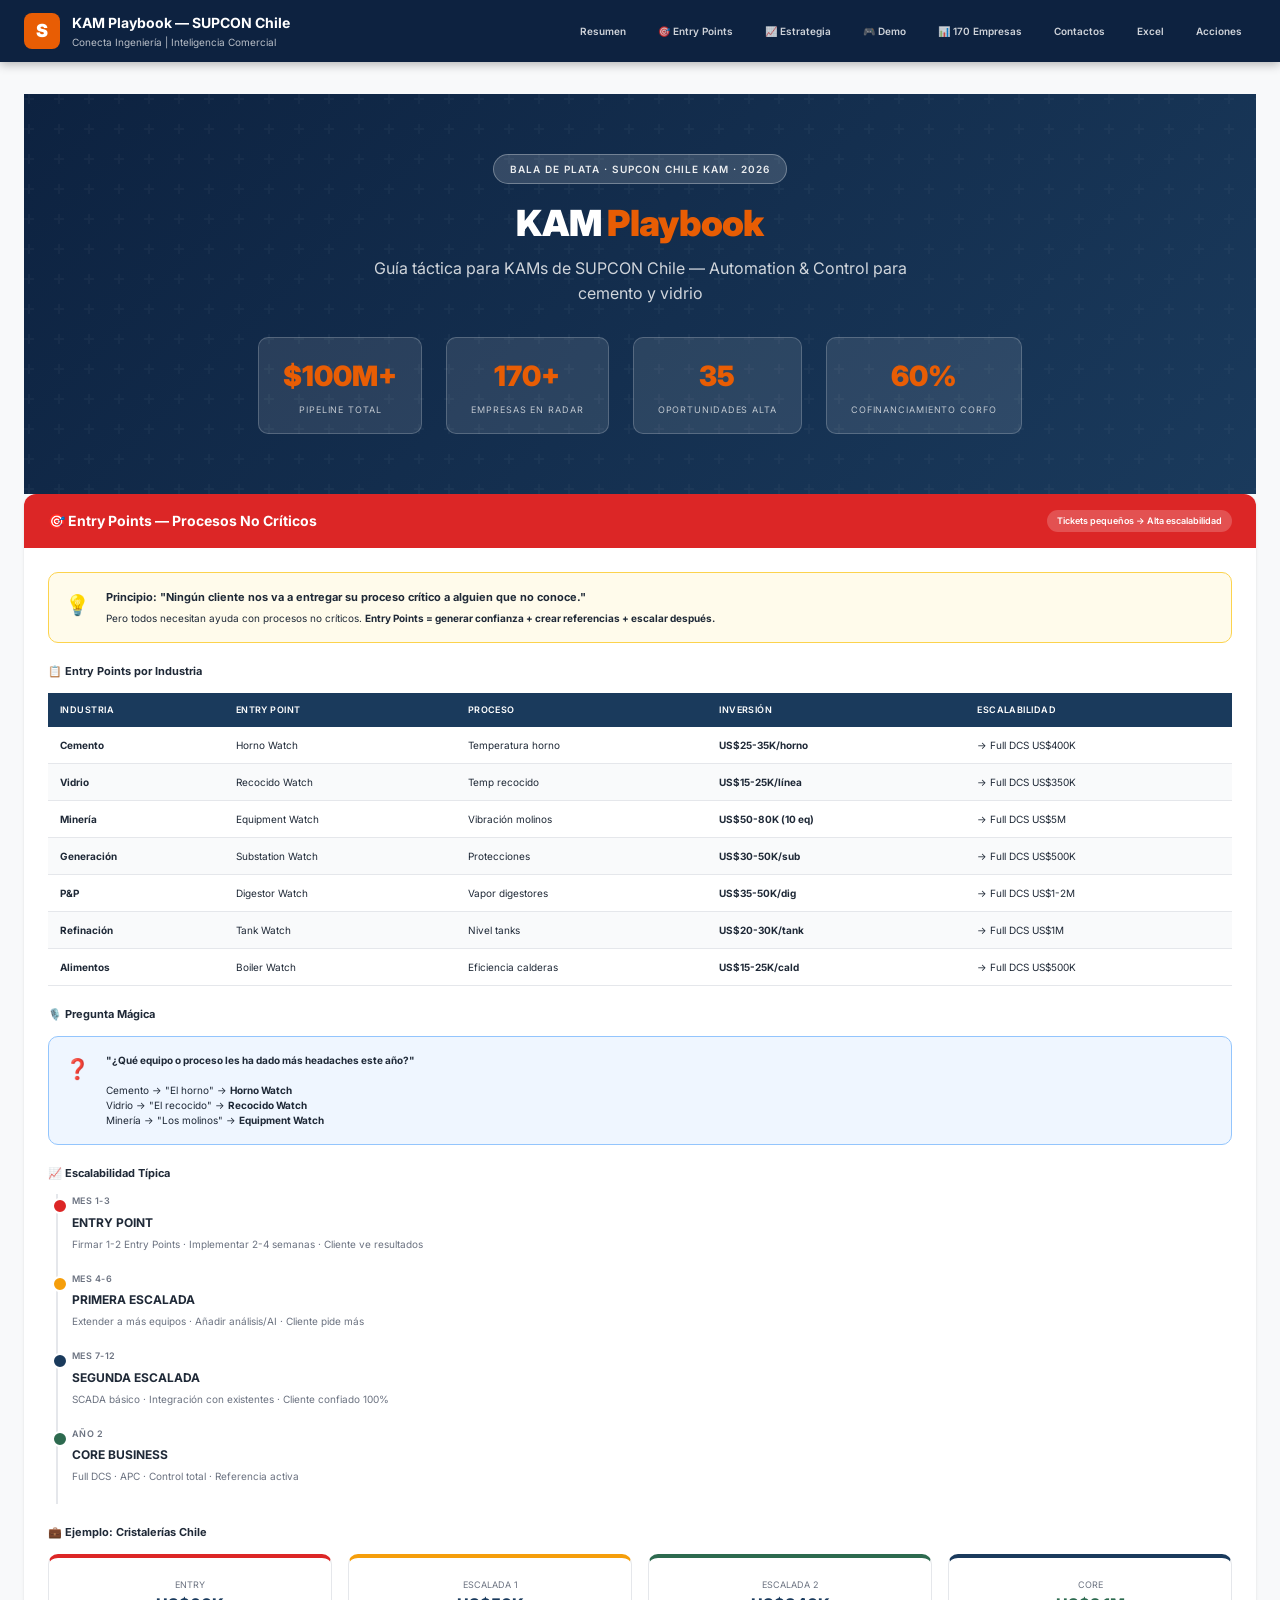
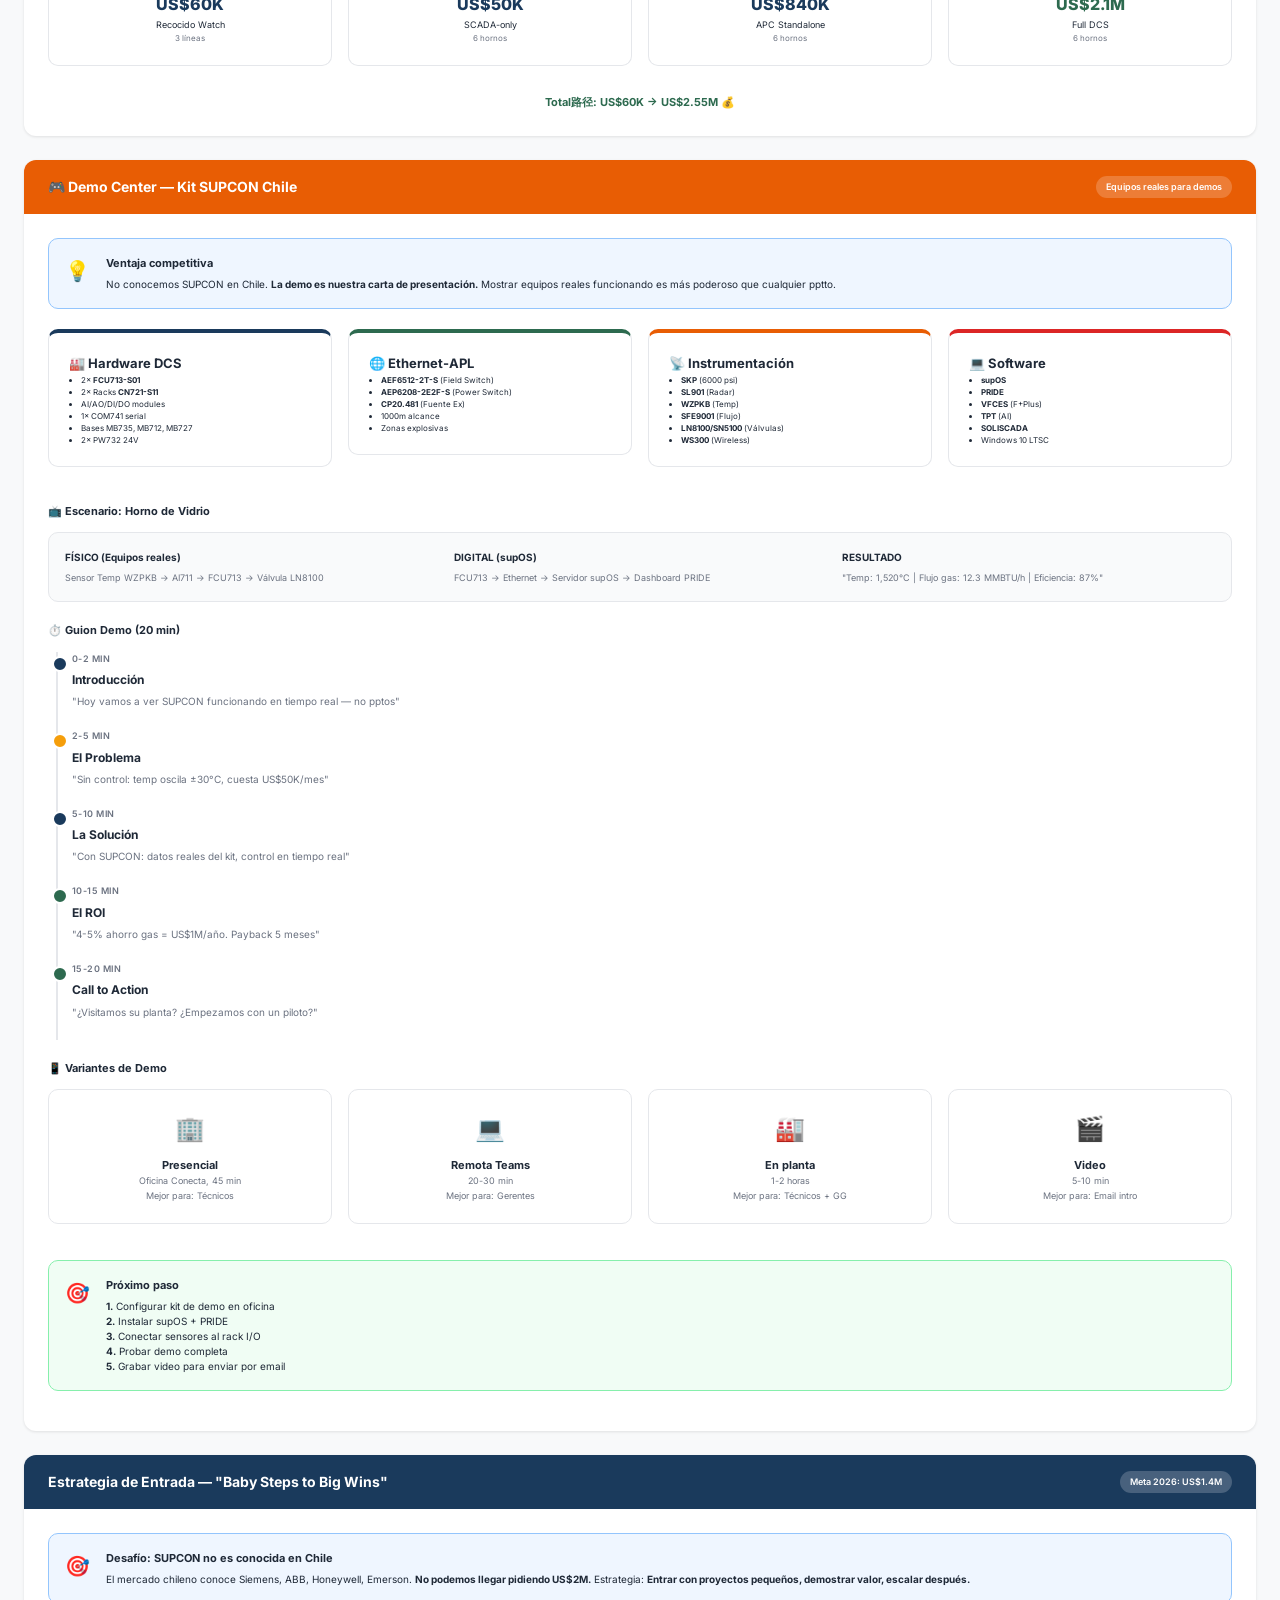
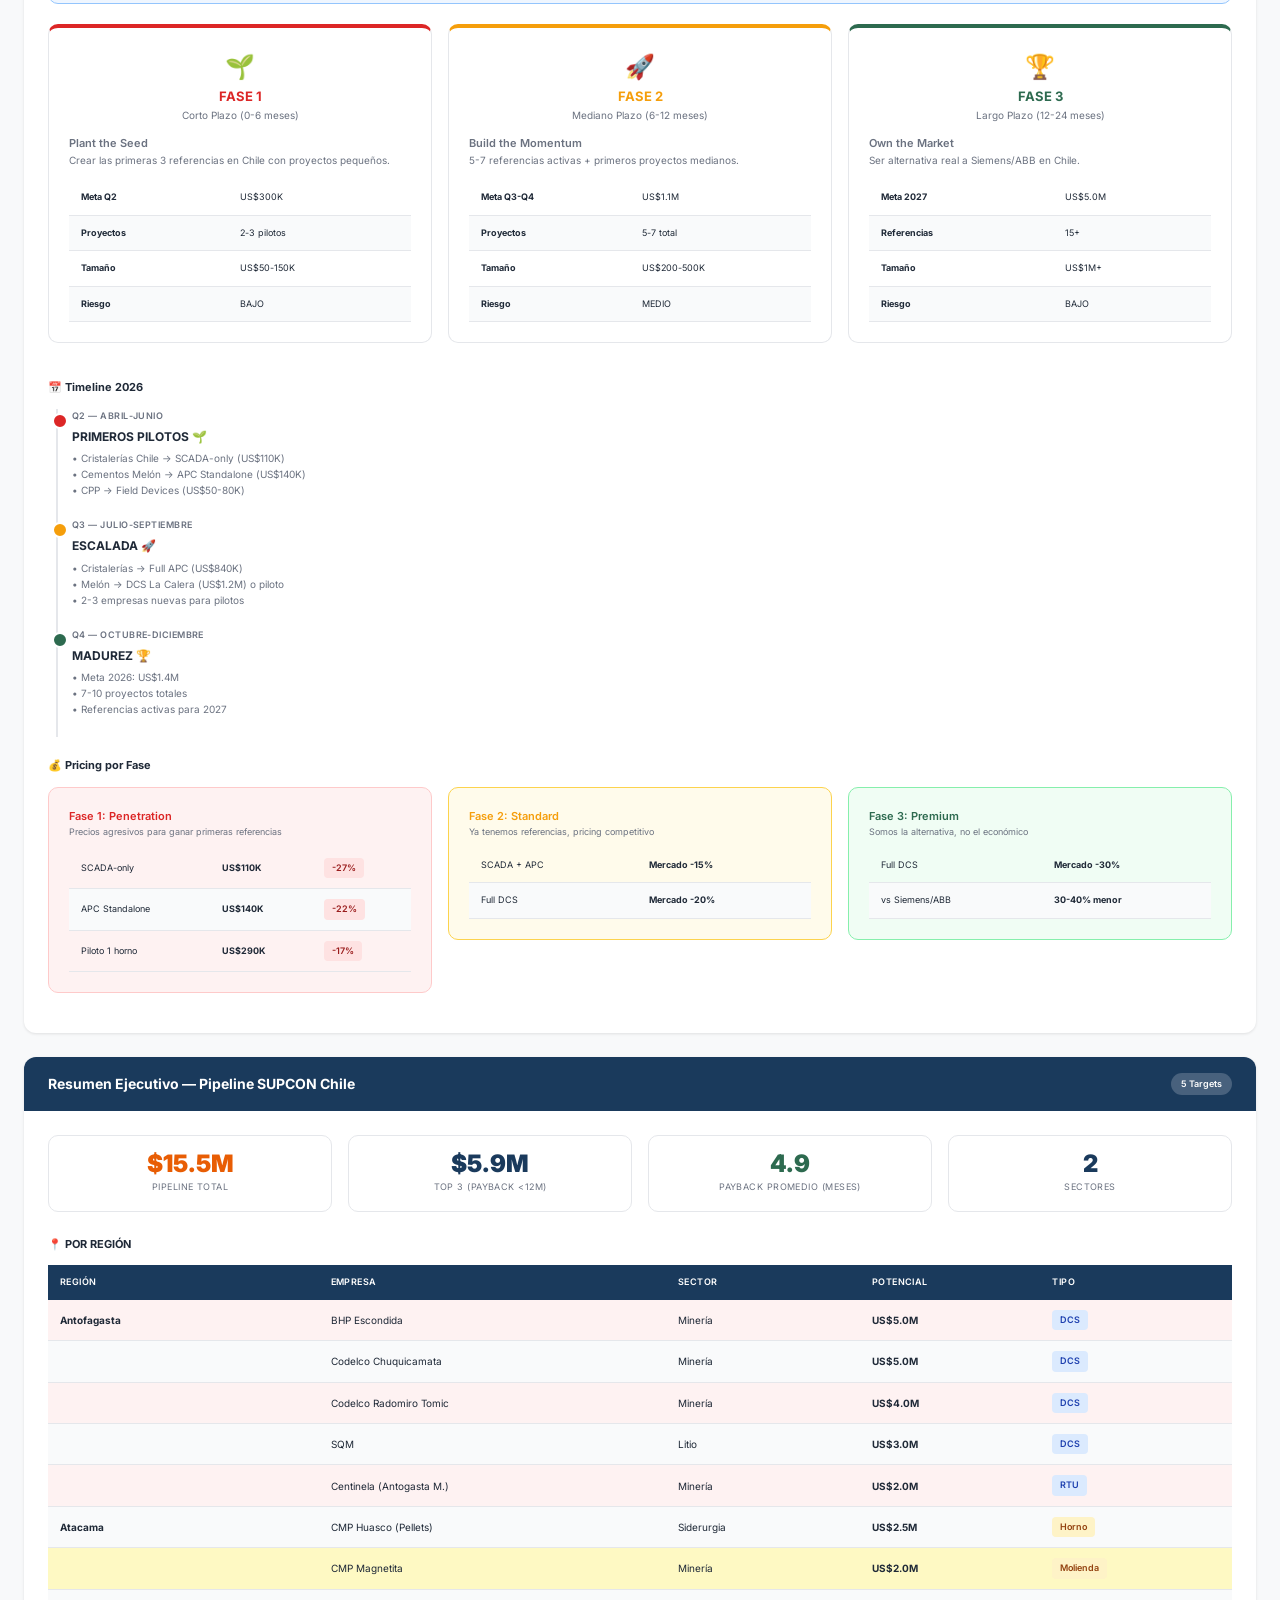
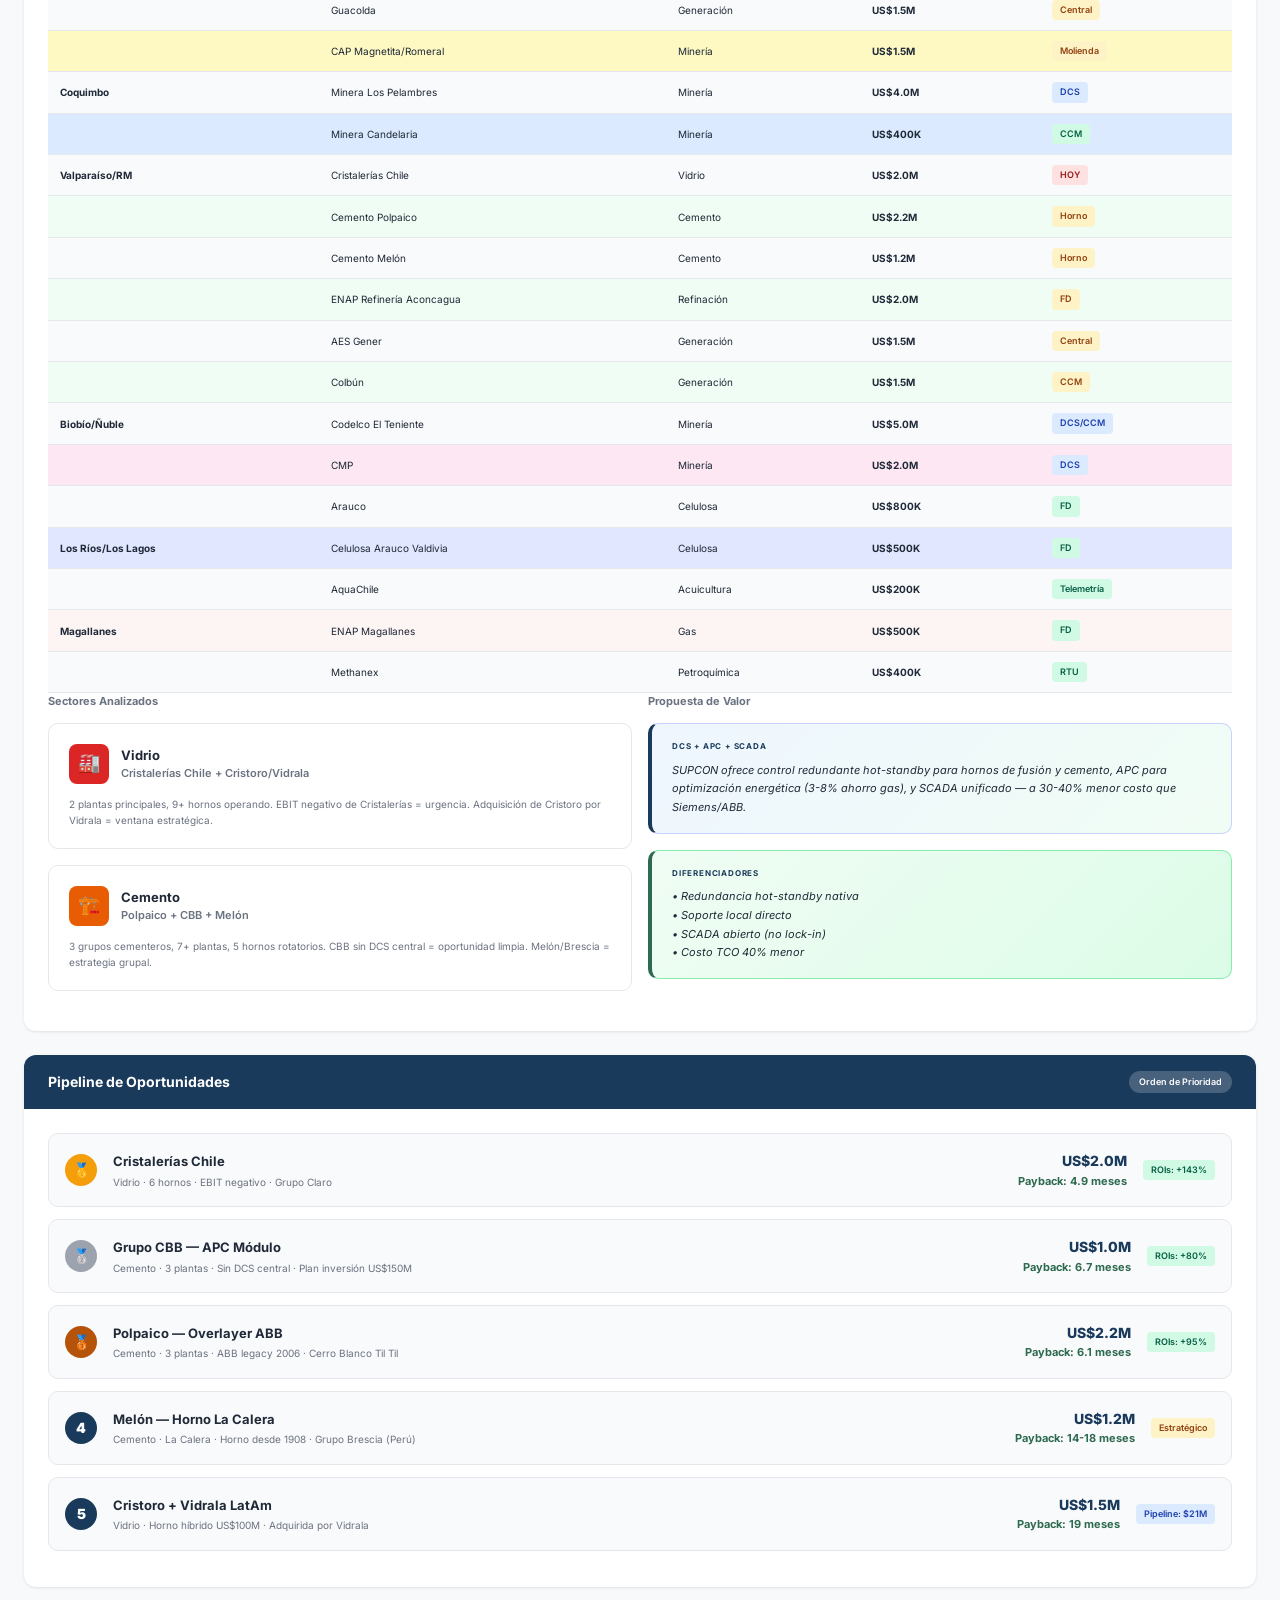
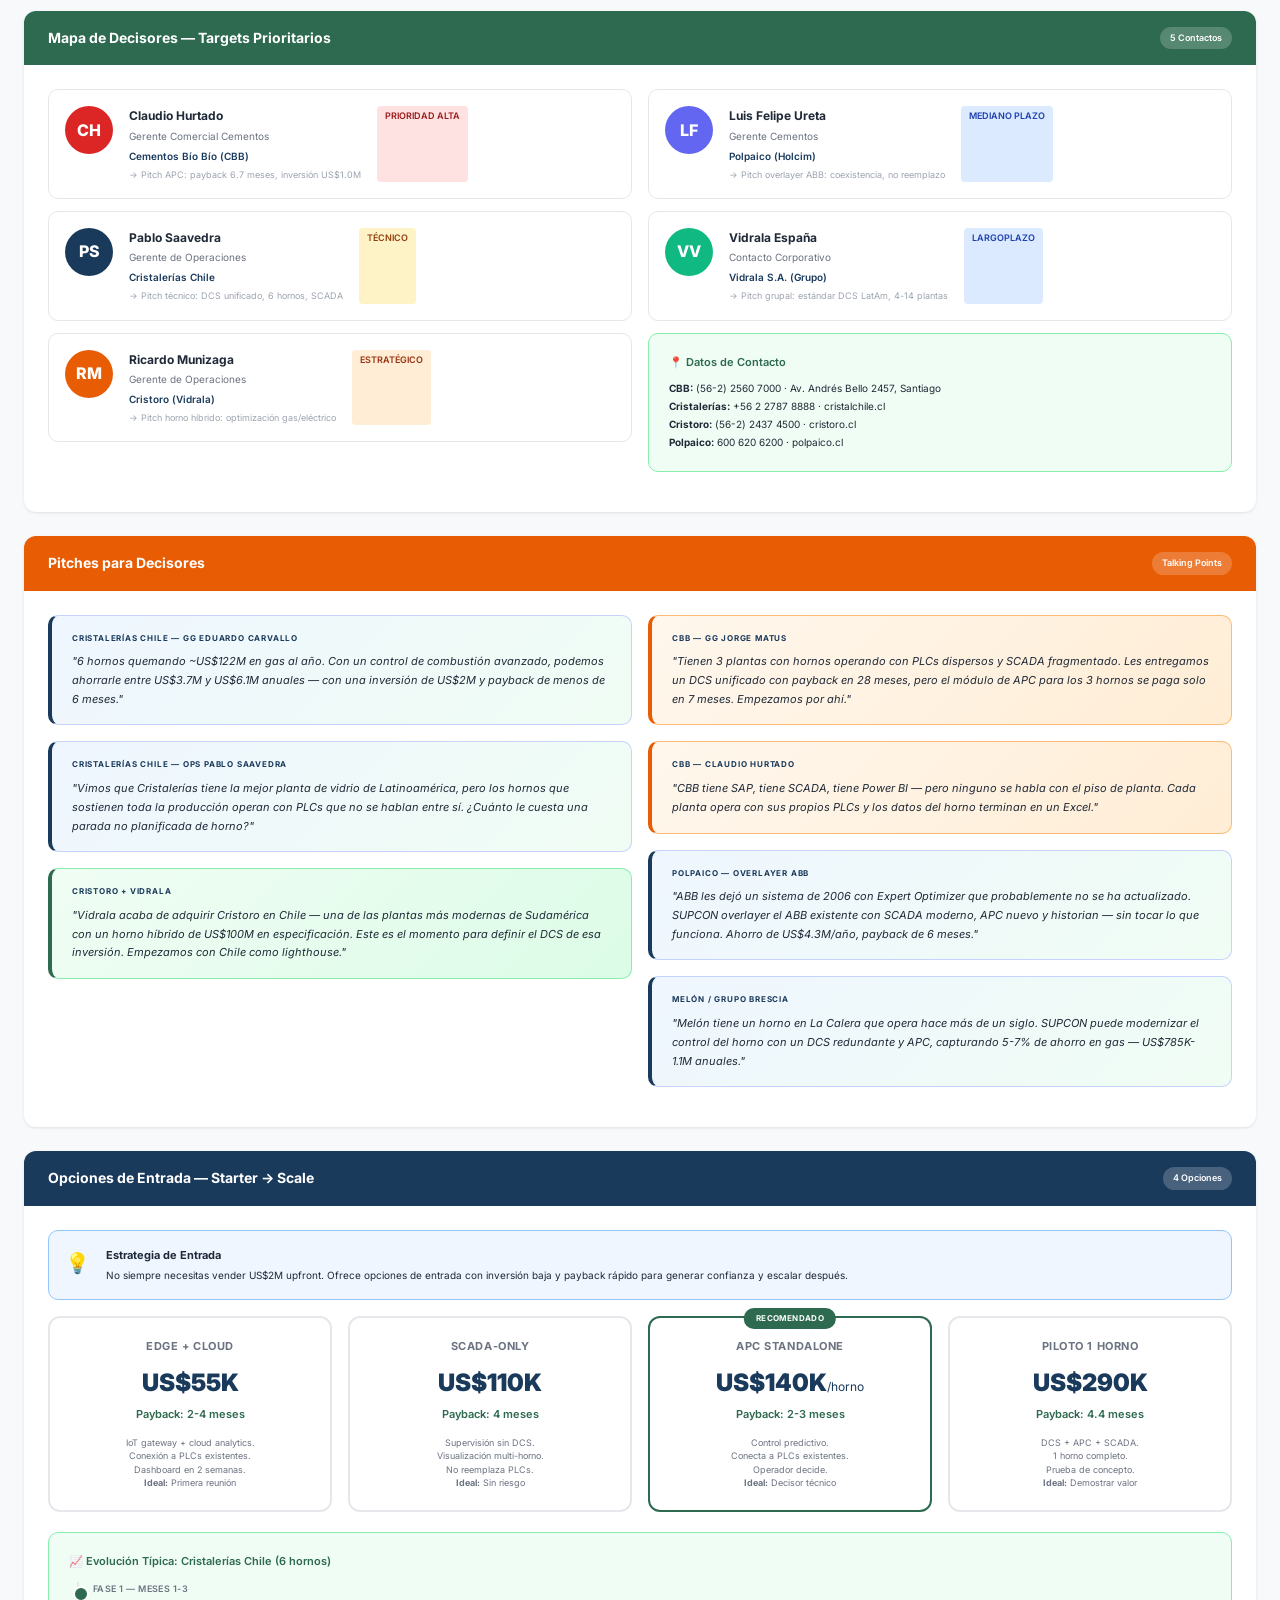
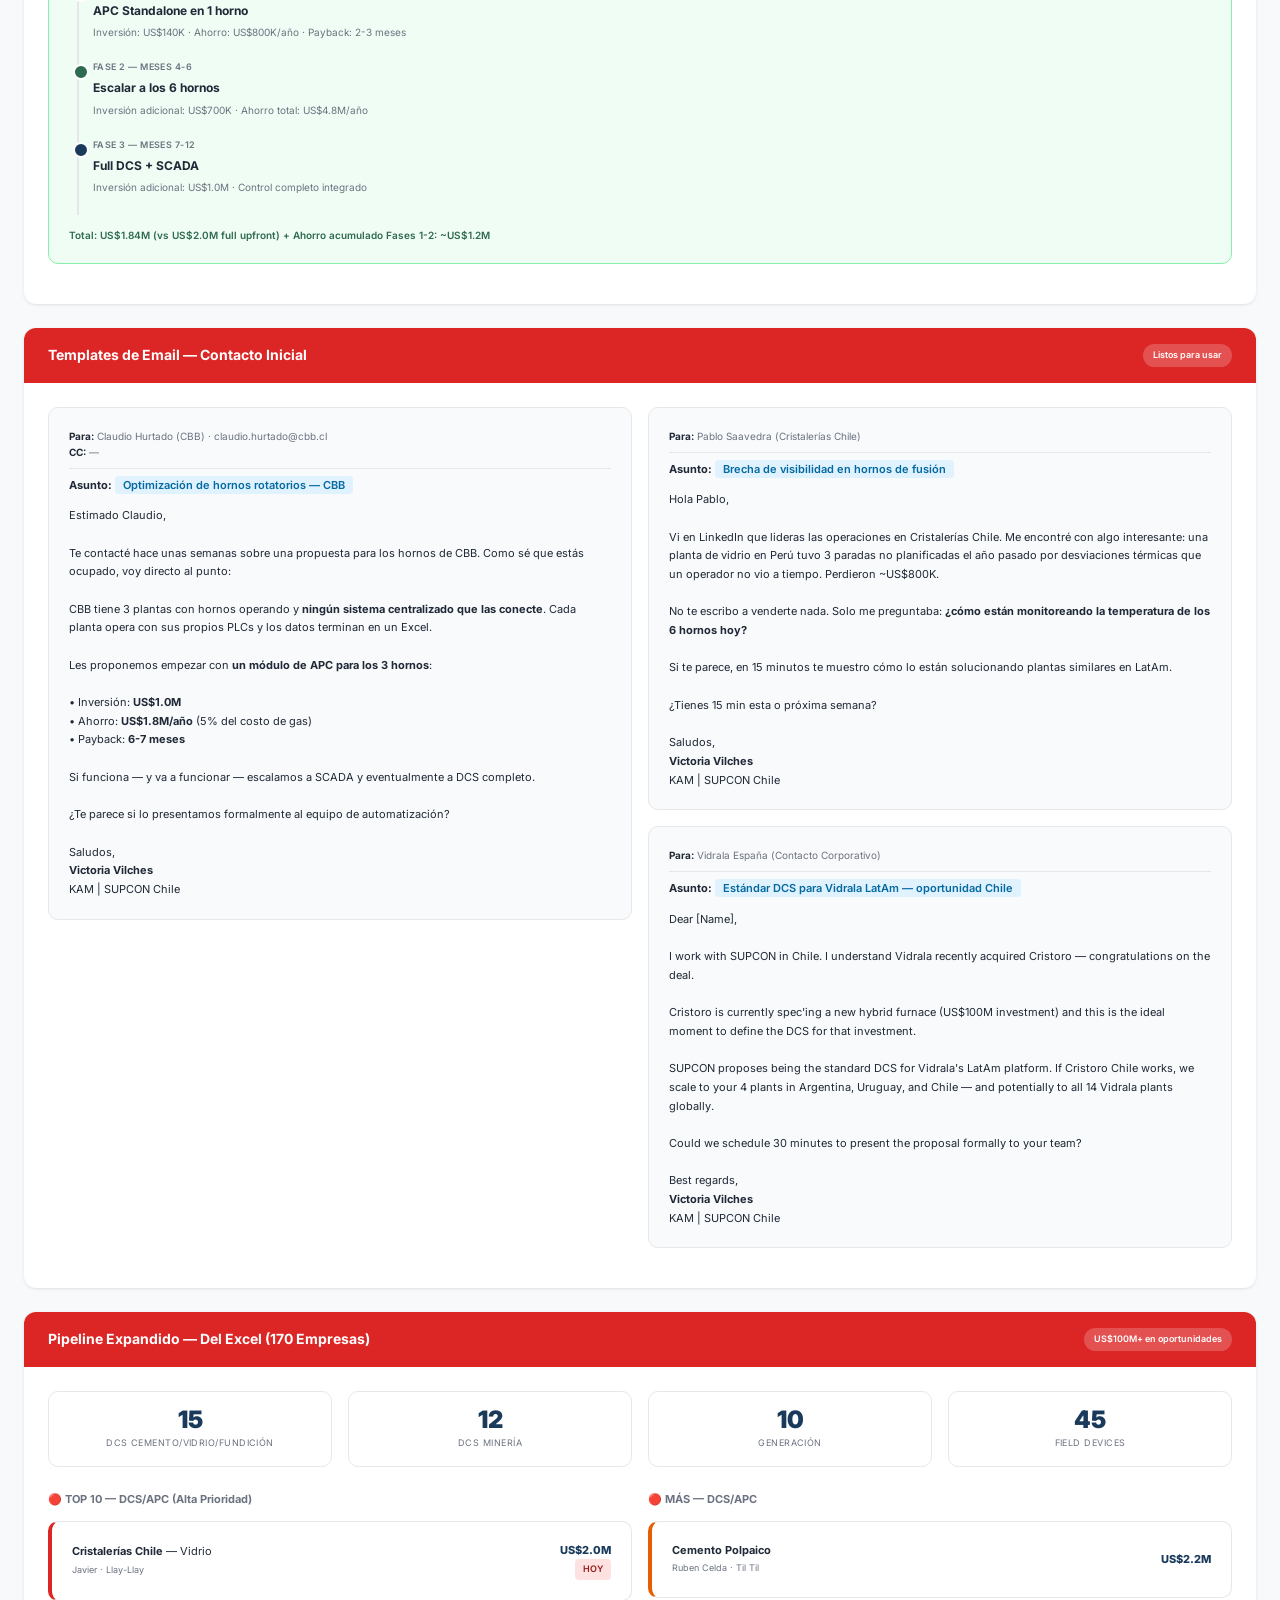
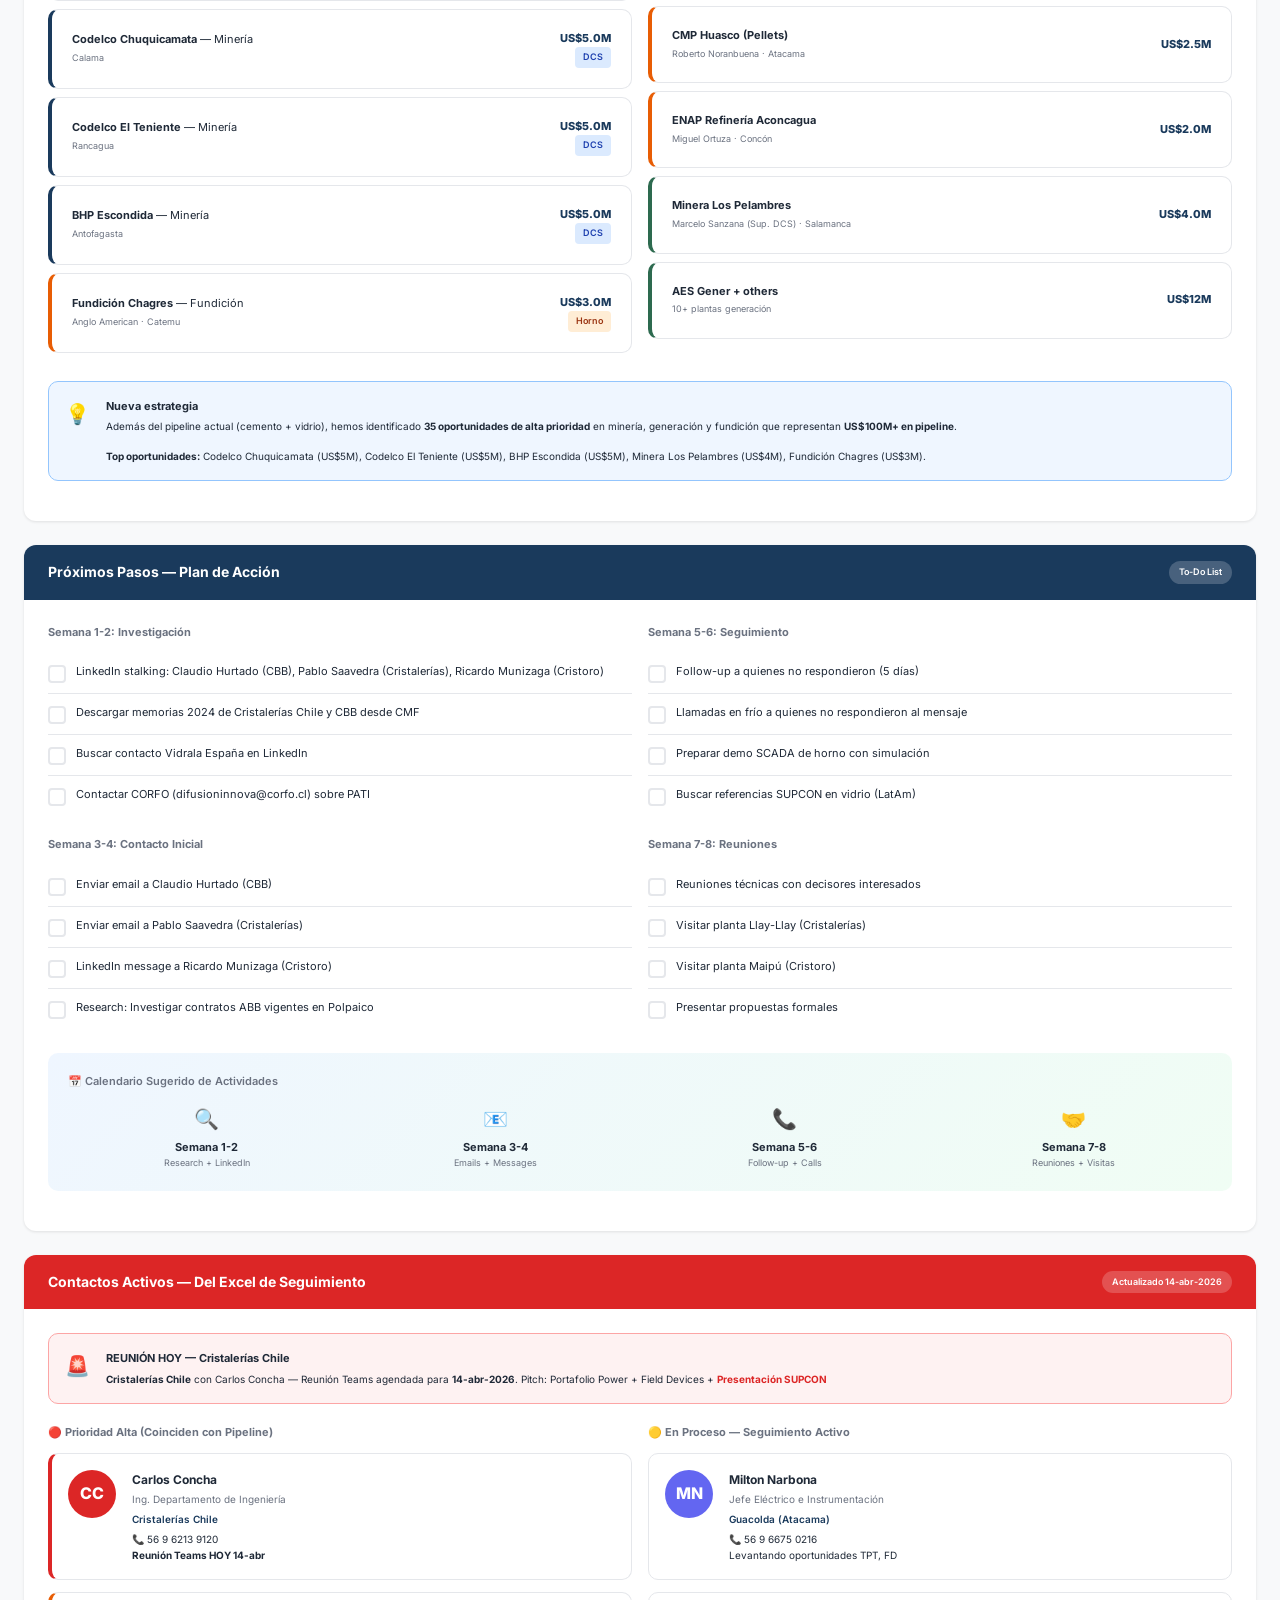
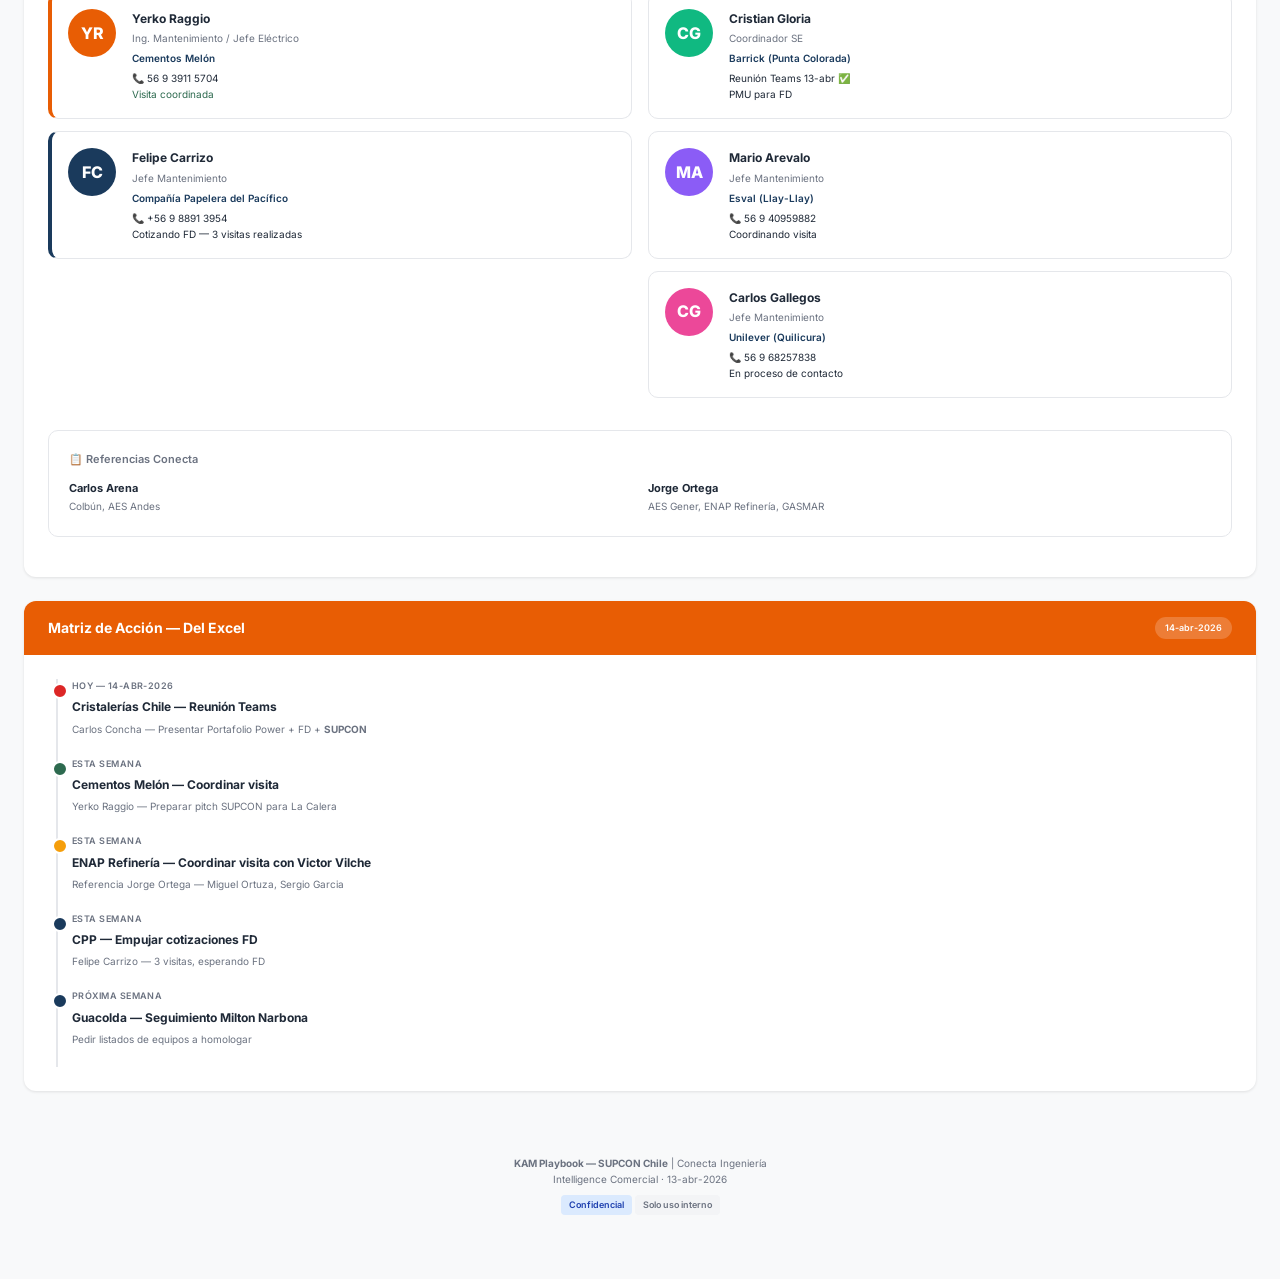
<file: kam_playbook.html>
<!DOCTYPE html>
<html lang="es">
<head>
<meta charset="UTF-8">
<meta name="viewport" content="width=device-width, initial-scale=1.0">
<title>KAM Playbook — SUPCON Chile | Conecta Ingeniería</title>
<style>
@import url('https://fonts.googleapis.com/css2?family=Inter:wght@300;400;500;600;700;800;900&display=swap');

:root {
  --primary: #1a3a5c;
  --primary-dark: #0d2240;
  --accent: #e85d04;
  --accent2: #f77f00;
  --success: #2d6a4f;
  --danger: #dc2626;
  --warning: #f59e0b;
  --bg: #f8f9fa;
  --paper: #ffffff;
  --border: #e5e7eb;
  --text: #1f2937;
  --text-light: #6b7280;
  --text-muted: #9ca3af;
}

* { box-sizing: border-box; margin: 0; padding: 0; }

body {
  font-family: 'Inter', -apple-system, BlinkMacSystemFont, sans-serif;
  background: var(--bg);
  color: var(--text);
  font-size: 11px;
  line-height: 1.6;
}

/* ─── NAVIGATION ─── */
.nav {
  position: fixed;
  top: 0;
  left: 0;
  right: 0;
  background: var(--primary-dark);
  color: white;
  padding: 12px 24px;
  display: flex;
  align-items: center;
  justify-content: space-between;
  z-index: 1000;
  box-shadow: 0 2px 10px rgba(0,0,0,0.3);
}

.nav-brand {
  display: flex;
  align-items: center;
  gap: 12px;
}

.nav-logo {
  width: 36px;
  height: 36px;
  background: var(--accent);
  border-radius: 8px;
  display: flex;
  align-items: center;
  justify-content: center;
  font-weight: 900;
  font-size: 18px;
}

.nav-title {
  font-size: 14px;
  font-weight: 700;
}

.nav-subtitle {
  font-size: 10px;
  opacity: 0.7;
}

.nav-links {
  display: flex;
  gap: 4px;
}

.nav-link {
  padding: 8px 14px;
  color: rgba(255,255,255,0.8);
  text-decoration: none;
  font-size: 10px;
  font-weight: 600;
  border-radius: 6px;
  transition: all 0.2s;
}

.nav-link:hover, .nav-link.active {
  background: rgba(255,255,255,0.15);
  color: white;
}

/* ─── MAIN CONTENT ─── */
.main {
  margin-top: 70px;
  padding: 24px;
  max-width: 1400px;
  margin-left: auto;
  margin-right: auto;
}

/* ─── SECTIONS ─── */
.section {
  background: var(--paper);
  border-radius: 12px;
  margin-bottom: 24px;
  box-shadow: 0 1px 3px rgba(0,0,0,0.1);
  overflow: hidden;
}

.section-header {
  background: var(--primary);
  color: white;
  padding: 16px 24px;
  display: flex;
  align-items: center;
  gap: 12px;
}

.section-header.success { background: var(--success); }
.section-header.accent { background: var(--accent); }
.section-header.danger { background: var(--danger); }

.section-header h2 {
  font-size: 14px;
  font-weight: 700;
  flex: 1;
}

.section-header .badge {
  background: rgba(255,255,255,0.2);
  padding: 4px 10px;
  border-radius: 12px;
  font-size: 9px;
  font-weight: 600;
}

.section-body {
  padding: 24px;
}

/* ─── COVER HERO ─── */
.hero {
  background: linear-gradient(135deg, var(--primary-dark) 0%, var(--primary) 100%);
  color: white;
  padding: 60px 40px;
  text-align: center;
  position: relative;
  overflow: hidden;
}

.hero::before {
  content: '';
  position: absolute;
  top: 0;
  left: 0;
  right: 0;
  bottom: 0;
  background: url("data:image/svg+xml,%3Csvg width='60' height='60' viewBox='0 0 60 60' xmlns='http://www.w3.org/2000/svg'%3E%3Cg fill='none' fill-rule='evenodd'%3E%3Cg fill='%23ffffff' fill-opacity='0.03'%3E%3Cpath d='M36 34v-4h-2v4h-4v2h4v4h2v-4h4v-2h-4zm0-30V0h-2v4h-4v2h4v4h2V6h4V4h-4zM6 34v-4H4v4H0v2h4v4h2v-4h4v-2H6zM6 4V0H4v4H0v2h4v4h2V6h4V4H6z'/%3E%3C/g%3E%3C/g%3E%3C/svg%3E");
}

.hero-content {
  position: relative;
  z-index: 1;
}

.hero-badge {
  display: inline-block;
  background: rgba(255,255,255,0.15);
  border: 1px solid rgba(255,255,255,0.3);
  color: rgba(255,255,255,0.9);
  padding: 6px 16px;
  border-radius: 20px;
  font-size: 10px;
  font-weight: 600;
  letter-spacing: 0.1em;
  text-transform: uppercase;
  margin-bottom: 20px;
}

.hero h1 {
  font-size: 36px;
  font-weight: 900;
  line-height: 1.1;
  margin-bottom: 12px;
  letter-spacing: -0.02em;
}

.hero h1 .highlight { color: var(--accent); }

.hero p {
  font-size: 16px;
  opacity: 0.8;
  max-width: 600px;
  margin: 0 auto 30px;
}

.hero-stats {
  display: flex;
  justify-content: center;
  gap: 24px;
  flex-wrap: wrap;
}

.hero-stat {
  background: rgba(255,255,255,0.1);
  border: 1px solid rgba(255,255,255,0.2);
  padding: 16px 24px;
  border-radius: 10px;
  text-align: center;
  min-width: 140px;
}

.hero-stat-value {
  font-size: 28px;
  font-weight: 900;
  color: var(--accent);
}

.hero-stat-label {
  font-size: 9px;
  text-transform: uppercase;
  letter-spacing: 0.1em;
  opacity: 0.7;
  margin-top: 4px;
}

/* ─── CARDS ─── */
.card {
  background: var(--paper);
  border: 1px solid var(--border);
  border-radius: 10px;
  padding: 20px;
  margin-bottom: 16px;
}

.card-header {
  display: flex;
  align-items: center;
  gap: 12px;
  margin-bottom: 12px;
}

.card-icon {
  width: 40px;
  height: 40px;
  background: var(--primary);
  color: white;
  border-radius: 8px;
  display: flex;
  align-items: center;
  justify-content: center;
  font-size: 18px;
  flex-shrink: 0;
}

.card-icon.green { background: var(--success); }
.card-icon.orange { background: var(--accent); }
.card-icon.red { background: var(--danger); }

.card h3 {
  font-size: 13px;
  font-weight: 700;
  flex: 1;
}

.card h4 {
  font-size: 11px;
  font-weight: 600;
  color: var(--text-light);
}

/* ─── GRID LAYOUTS ─── */
.grid-2 {
  display: grid;
  grid-template-columns: repeat(2, 1fr);
  gap: 16px;
}

.grid-3 {
  display: grid;
  grid-template-columns: repeat(3, 1fr);
  gap: 16px;
}

.grid-4 {
  display: grid;
  grid-template-columns: repeat(4, 1fr);
  gap: 16px;
}

@media (max-width: 1024px) {
  .grid-3, .grid-4 { grid-template-columns: repeat(2, 1fr); }
}

@media (max-width: 768px) {
  .grid-2, .grid-3, .grid-4 { grid-template-columns: 1fr; }
}

/* ─── TABLES ─── */
.table {
  width: 100%;
  border-collapse: collapse;
  font-size: 10px;
}

.table th {
  background: var(--primary);
  color: white;
  padding: 10px 12px;
  text-align: left;
  font-weight: 600;
  text-transform: uppercase;
  letter-spacing: 0.05em;
  font-size: 9px;
}

.table td {
  padding: 10px 12px;
  border-bottom: 1px solid var(--border);
}

.table tr:nth-child(even) td {
  background: #f9fafb;
}

.table tr:hover td {
  background: #f3f4f6;
}

/* ─── TAGS / BADGES ─── */
.tag {
  display: inline-block;
  padding: 3px 8px;
  border-radius: 4px;
  font-size: 9px;
  font-weight: 600;
}

.tag.primary { background: #dbeafe; color: #1e40af; }
.tag.success { background: #d1fae5; color: #065f46; }
.tag.warning { background: #fef3c7; color: #92400e; }
.tag.danger { background: #fee2e2; color: #991b1b; }
.tag.orange { background: #ffedd5; color: #9a3412; }

/* ─── PIPELINE ─── */
.pipeline-item {
  display: flex;
  align-items: center;
  gap: 16px;
  padding: 16px;
  background: #f9fafb;
  border: 1px solid var(--border);
  border-radius: 10px;
  margin-bottom: 12px;
}

.pipeline-rank {
  width: 32px;
  height: 32px;
  background: var(--primary);
  color: white;
  border-radius: 50%;
  display: flex;
  align-items: center;
  justify-content: center;
  font-weight: 900;
  font-size: 14px;
  flex-shrink: 0;
}

.pipeline-rank.gold { background: #f59e0b; }
.pipeline-rank.silver { background: #9ca3af; }
.pipeline-rank.bronze { background: #b45309; }

.pipeline-content { flex: 1; }

.pipeline-company {
  font-size: 13px;
  font-weight: 700;
  margin-bottom: 2px;
}

.pipeline-meta {
  font-size: 10px;
  color: var(--text-light);
}

.pipeline-numbers {
  text-align: right;
}

.pipeline-invest {
  font-size: 14px;
  font-weight: 800;
  color: var(--primary);
}

.pipeline-payback {
  font-size: 11px;
  font-weight: 700;
  color: var(--success);
}

/* ─── CONTACTS ─── */
.contact-card {
  display: flex;
  gap: 16px;
  padding: 16px;
  background: white;
  border: 1px solid var(--border);
  border-radius: 10px;
  margin-bottom: 12px;
}

.contact-avatar {
  width: 48px;
  height: 48px;
  background: var(--primary);
  color: white;
  border-radius: 50%;
  display: flex;
  align-items: center;
  justify-content: center;
  font-weight: 800;
  font-size: 16px;
  flex-shrink: 0;
}

.contact-info h4 {
  font-size: 12px;
  font-weight: 700;
  margin-bottom: 2px;
}

.contact-info .role {
  font-size: 10px;
  color: var(--text-light);
  margin-bottom: 4px;
}

.contact-info .company {
  font-size: 10px;
  color: var(--primary);
  font-weight: 600;
}

.contact-info .approach {
  font-size: 9px;
  color: var(--text-muted);
  margin-top: 4px;
}

/* ─── PITCH CARDS ─── */
.pitch-card {
  background: linear-gradient(135deg, #eff6ff 0%, #f0fdf4 100%);
  border: 1px solid #c7d2fe;
  border-left: 4px solid var(--primary);
  border-radius: 10px;
  padding: 16px 20px;
  margin-bottom: 16px;
}

.pitch-card.green {
  background: linear-gradient(135deg, #f0fdf4 0%, #dcfce7 100%);
  border-color: #86efac;
  border-left-color: var(--success);
}

.pitch-card.orange {
  background: linear-gradient(135deg, #fff7ed 0%, #ffedd5 100%);
  border-color: #fdba74;
  border-left-color: var(--accent);
}

.pitch-label {
  font-size: 8px;
  text-transform: uppercase;
  letter-spacing: 0.1em;
  color: var(--primary);
  font-weight: 700;
  margin-bottom: 8px;
}

.pitch-text {
  font-size: 11px;
  line-height: 1.7;
  color: var(--text);
  font-style: italic;
}

/* ─── OPTIONS CARDS ─── */
.option-card {
  background: white;
  border: 2px solid var(--border);
  border-radius: 12px;
  padding: 20px;
  text-align: center;
  transition: all 0.2s;
}

.option-card:hover {
  border-color: var(--primary);
  box-shadow: 0 4px 12px rgba(0,0,0,0.1);
}

.option-card.recommended {
  border-color: var(--success);
  position: relative;
}

.option-card.recommended::before {
  content: 'RECOMENDADO';
  position: absolute;
  top: -10px;
  left: 50%;
  transform: translateX(-50%);
  background: var(--success);
  color: white;
  padding: 4px 12px;
  border-radius: 10px;
  font-size: 8px;
  font-weight: 700;
  letter-spacing: 0.05em;
}

.option-name {
  font-size: 11px;
  font-weight: 700;
  text-transform: uppercase;
  letter-spacing: 0.05em;
  color: var(--text-light);
  margin-bottom: 8px;
}

.option-price {
  font-size: 24px;
  font-weight: 900;
  color: var(--primary);
  margin-bottom: 4px;
}

.option-price .small {
  font-size: 12px;
  font-weight: 400;
}

.option-payback {
  font-size: 11px;
  color: var(--success);
  font-weight: 600;
  margin-bottom: 12px;
}

.option-desc {
  font-size: 9px;
  color: var(--text-light);
  line-height: 1.5;
}

/* ─── TIMELINE ─── */
.timeline {
  position: relative;
  padding-left: 24px;
}

.timeline::before {
  content: '';
  position: absolute;
  left: 8px;
  top: 0;
  bottom: 0;
  width: 2px;
  background: var(--border);
}

.timeline-item {
  position: relative;
  padding-bottom: 20px;
}

.timeline-item::before {
  content: '';
  position: absolute;
  left: -20px;
  top: 4px;
  width: 12px;
  height: 12px;
  background: var(--primary);
  border-radius: 50%;
  border: 2px solid white;
}

.timeline-item.success::before { background: var(--success); }
.timeline-item.warning::before { background: var(--warning); }
.timeline-item.danger::before { background: var(--danger); }

.timeline-date {
  font-size: 9px;
  font-weight: 600;
  color: var(--text-light);
  text-transform: uppercase;
  letter-spacing: 0.05em;
  margin-bottom: 4px;
}

.timeline-title {
  font-size: 12px;
  font-weight: 700;
  margin-bottom: 4px;
}

.timeline-desc {
  font-size: 10px;
  color: var(--text-light);
}

/* ─── CHECKLIST ─── */
.checklist {
  list-style: none;
}

.checklist li {
  display: flex;
  align-items: flex-start;
  gap: 10px;
  padding: 10px 0;
  border-bottom: 1px solid var(--border);
  font-size: 11px;
}

.checklist li:last-child {
  border-bottom: none;
}

.check-box {
  width: 18px;
  height: 18px;
  border: 2px solid var(--border);
  border-radius: 4px;
  flex-shrink: 0;
  margin-top: 2px;
}

.check-box.checked {
  background: var(--success);
  border-color: var(--success);
  color: white;
}

/* ─── EMAIL TEMPLATE ─── */
.email-template {
  background: #f9fafb;
  border: 1px solid var(--border);
  border-radius: 10px;
  padding: 20px;
  margin-bottom: 16px;
}

.email-to {
  font-size: 10px;
  color: var(--text-light);
  margin-bottom: 8px;
  padding-bottom: 8px;
  border-bottom: 1px solid var(--border);
}

.email-to strong {
  color: var(--text);
}

.email-subject {
  font-size: 11px;
  margin-bottom: 12px;
}

.email-subject span {
  background: #e0f2fe;
  color: #0369a1;
  padding: 2px 8px;
  border-radius: 4px;
  font-weight: 600;
}

.email-body {
  font-size: 11px;
  line-height: 1.7;
  color: var(--text);
}

/* ─── KPI STRIP ─── */
.kpi-strip {
  display: flex;
  gap: 16px;
  margin-bottom: 24px;
  flex-wrap: wrap;
}

.kpi-box {
  flex: 1;
  min-width: 120px;
  background: white;
  border: 1px solid var(--border);
  border-radius: 10px;
  padding: 16px;
  text-align: center;
}

.kpi-value {
  font-size: 24px;
  font-weight: 900;
  color: var(--primary);
  line-height: 1;
}

.kpi-value.accent { color: var(--accent); }
.kpi-value.success { color: var(--success); }

.kpi-label {
  font-size: 9px;
  text-transform: uppercase;
  letter-spacing: 0.05em;
  color: var(--text-light);
  margin-top: 4px;
}

/* ─── CALLOUT ─── */
.callout {
  display: flex;
  gap: 16px;
  padding: 16px;
  border-radius: 10px;
  margin-bottom: 16px;
}

.callout.info {
  background: #eff6ff;
  border: 1px solid #93c5fd;
}

.callout.success {
  background: #f0fdf4;
  border: 1px solid #86efac;
}

.callout.warning {
  background: #fffbeb;
  border: 1px solid #fcd34d;
}

.callout.danger {
  background: #fef2f2;
  border: 1px solid #fca5a5;
}

.callout-icon {
  font-size: 20px;
  flex-shrink: 0;
}

.callout-content { flex: 1; }

.callout-title {
  font-size: 11px;
  font-weight: 700;
  margin-bottom: 4px;
}

.callout-text {
  font-size: 10px;
  line-height: 1.5;
}

/* ─── PRINT ─── */
@media print {
  .nav { display: none; }
  .main { margin-top: 0; }
  .section { break-inside: avoid; }
}

/* ─── RESPONSIVE ─── */
@media (max-width: 768px) {
  .nav-links { display: none; }
  .hero h1 { font-size: 24px; }
  .hero-stats { flex-direction: column; }
  .grid-2, .grid-3, .grid-4 { grid-template-columns: 1fr; }
}
</style>
</head>
<body>

<!-- NAVIGATION -->
<nav class="nav">
  <div class="nav-brand">
    <div class="nav-logo">S</div>
    <div>
      <div class="nav-title">KAM Playbook — SUPCON Chile</div>
      <div class="nav-subtitle">Conecta Ingeniería | Inteligencia Comercial</div>
    </div>
  </div>
  <div class="nav-links">
    <a href="#overview" class="nav-link active">Resumen</a>
    <a href="#entry-points" class="nav-link">🎯 Entry Points</a>
    <a href="#estrategia" class="nav-link">📈 Estrategia</a>
    <a href="#demo" class="nav-link">🎮 Demo</a>
    <a href="#pipeline-full" class="nav-link">📊 170 Empresas</a>
    <a href="#contacts" class="nav-link">Contactos</a>
    <a href="#contacts-excel" class="nav-link">Excel</a>
    <a href="#actions" class="nav-link">Acciones</a>
  </div>
</nav>

<!-- MAIN CONTENT -->
<main class="main">

<!-- HERO -->
<div class="hero">
  <div class="hero-content">
    <div class="hero-badge">Bala de Plata · SUPCON Chile KAM · 2026</div>
    <h1>KAM <span class="highlight">Playbook</span></h1>
    <p>Guía táctica para KAMs de SUPCON Chile — Automation & Control para cemento y vidrio</p>
    <div class="hero-stats">
      <div class="hero-stat">
        <div class="hero-stat-value">$100M+</div>
        <div class="hero-stat-label">Pipeline Total</div>
      </div>
      <div class="hero-stat">
        <div class="hero-stat-value">170+</div>
        <div class="hero-stat-label">Empresas en Radar</div>
      </div>
      <div class="hero-stat">
        <div class="hero-stat-value">35</div>
        <div class="hero-stat-label">Oportunidades Alta</div>
      </div>
      <div class="hero-stat">
        <div class="hero-stat-value">60%</div>
        <div class="hero-stat-label">Cofinanciamiento CORFO</div>
      </div>
    </div>
  </div>
</div>

<!-- SECTION ENTRY POINTS -->
<section id="entry-points" class="section">
  <div class="section-header danger">
    <h2>🎯 Entry Points — Procesos No Críticos</h2>
    <span class="badge">Tickets pequeños → Alta escalabilidad</span>
  </div>
  <div class="section-body">
    
    <div class="callout warning" style="margin-bottom: 20px;">
      <div class="callout-icon">💡</div>
      <div class="callout-content">
        <div class="callout-title">Principio: "Ningún cliente nos va a entregar su proceso crítico a alguien que no conoce."</div>
        <div class="callout-text">
          Pero todos necesitan ayuda con procesos no críticos. <strong>Entry Points = generar confianza + crear referencias + escalar después.</strong>
        </div>
      </div>
    </div>

    <h4 style="margin-bottom: 12px;">📋 Entry Points por Industria</h4>
    <table class="table">
      <thead>
        <tr>
          <th>Industria</th>
          <th>Entry Point</th>
          <th>Proceso</th>
          <th>Inversión</th>
          <th>Escalabilidad</th>
        </tr>
      </thead>
      <tbody>
        <tr>
          <td><strong>Cemento</strong></td>
          <td>Horno Watch</td>
          <td>Temperatura horno</td>
          <td><strong>US$25-35K/horno</strong></td>
          <td>→ Full DCS US$400K</td>
        </tr>
        <tr>
          <td><strong>Vidrio</strong></td>
          <td>Recocido Watch</td>
          <td>Temp recocido</td>
          <td><strong>US$15-25K/línea</strong></td>
          <td>→ Full DCS US$350K</td>
        </tr>
        <tr>
          <td><strong>Minería</strong></td>
          <td>Equipment Watch</td>
          <td>Vibración molinos</td>
          <td><strong>US$50-80K (10 eq)</strong></td>
          <td>→ Full DCS US$5M</td>
        </tr>
        <tr>
          <td><strong>Generación</strong></td>
          <td>Substation Watch</td>
          <td>Protecciones</td>
          <td><strong>US$30-50K/sub</strong></td>
          <td>→ Full DCS US$500K</td>
        </tr>
        <tr>
          <td><strong>P&P</strong></td>
          <td>Digestor Watch</td>
          <td>Vapor digestores</td>
          <td><strong>US$35-50K/dig</strong></td>
          <td>→ Full DCS US$1-2M</td>
        </tr>
        <tr>
          <td><strong>Refinación</strong></td>
          <td>Tank Watch</td>
          <td>Nivel tanks</td>
          <td><strong>US$20-30K/tank</strong></td>
          <td>→ Full DCS US$1M</td>
        </tr>
        <tr>
          <td><strong>Alimentos</strong></td>
          <td>Boiler Watch</td>
          <td>Eficiencia calderas</td>
          <td><strong>US$15-25K/cald</strong></td>
          <td>→ Full DCS US$500K</td>
        </tr>
      </tbody>
    </table>

    <h4 style="margin: 20px 0 12px;">🎙️ Pregunta Mágica</h4>
    <div class="callout info">
      <div class="callout-icon">❓</div>
      <div class="callout-content">
        <div class="callout-text">
          <strong>"¿Qué equipo o proceso les ha dado más headaches este año?"</strong>
          <br><br>
          Cemento → "El horno" → <strong>Horno Watch</strong><br>
          Vidrio → "El recocido" → <strong>Recocido Watch</strong><br>
          Minería → "Los molinos" → <strong>Equipment Watch</strong>
        </div>
      </div>
    </div>

    <h4 style="margin: 20px 0 12px;">📈 Escalabilidad Típica</h4>
    <div class="timeline">
      <div class="timeline-item danger">
        <div class="timeline-date">MES 1-3</div>
        <div class="timeline-title">ENTRY POINT</div>
        <div class="timeline-desc">
          Firmar 1-2 Entry Points · Implementar 2-4 semanas · Cliente ve resultados
        </div>
      </div>
      <div class="timeline-item warning">
        <div class="timeline-date">MES 4-6</div>
        <div class="timeline-title">PRIMERA ESCALADA</div>
        <div class="timeline-desc">
          Extender a más equipos · Añadir análisis/AI · Cliente pide más
        </div>
      </div>
      <div class="timeline-item">
        <div class="timeline-date">MES 7-12</div>
        <div class="timeline-title">SEGUNDA ESCALADA</div>
        <div class="timeline-desc">
          SCADA básico · Integración con existentes · Cliente confiado 100%
        </div>
      </div>
      <div class="timeline-item success">
        <div class="timeline-date">AÑO 2</div>
        <div class="timeline-title">CORE BUSINESS</div>
        <div class="timeline-desc">
          Full DCS · APC · Control total · Referencia activa
        </div>
      </div>
    </div>

    <h4 style="margin: 20px 0 12px;">💼 Ejemplo: Cristalerías Chile</h4>
    <div class="grid-4">
      <div class="card" style="text-align: center; border-top: 4px solid var(--danger);">
        <div style="font-size: 9px; color: var(--text-light);">ENTRY</div>
        <div style="font-size: 16px; font-weight: 800; color: var(--primary);">US$60K</div>
        <div style="font-size: 9px;">Recocido Watch</div>
        <div style="font-size: 8px; color: var(--text-light);">3 líneas</div>
      </div>
      <div class="card" style="text-align: center; border-top: 4px solid var(--warning);">
        <div style="font-size: 9px; color: var(--text-light);">ESCALADA 1</div>
        <div style="font-size: 16px; font-weight: 800; color: var(--primary);">US$50K</div>
        <div style="font-size: 9px;">SCADA-only</div>
        <div style="font-size: 8px; color: var(--text-light);">6 hornos</div>
      </div>
      <div class="card" style="text-align: center; border-top: 4px solid var(--success);">
        <div style="font-size: 9px; color: var(--text-light);">ESCALADA 2</div>
        <div style="font-size: 16px; font-weight: 800; color: var(--primary);">US$840K</div>
        <div style="font-size: 9px;">APC Standalone</div>
        <div style="font-size: 8px; color: var(--text-light);">6 hornos</div>
      </div>
      <div class="card" style="text-align: center; border-top: 4px solid var(--primary);">
        <div style="font-size: 9px; color: var(--text-light);">CORE</div>
        <div style="font-size: 16px; font-weight: 800; color: var(--success);">US$2.1M</div>
        <div style="font-size: 9px;">Full DCS</div>
        <div style="font-size: 8px; color: var(--text-light);">6 hornos</div>
      </div>
    </div>
    <div style="text-align: center; margin-top: 12px; font-size: 11px; color: var(--success); font-weight: 700;">
      Total路径: US$60K → US$2.55M 💰
    </div>

  </div>
</section>

<!-- SECTION DEMO -->
<section id="demo" class="section">
  <div class="section-header accent">
    <h2>🎮 Demo Center — Kit SUPCON Chile</h2>
    <span class="badge">Equipos reales para demos</span>
  </div>
  <div class="section-body">
    
    <div class="callout info" style="margin-bottom: 20px;">
      <div class="callout-icon">💡</div>
      <div class="callout-content">
        <div class="callout-title">Ventaja competitiva</div>
        <div class="callout-text">
          No conocemos SUPCON en Chile. <strong>La demo es nuestra carta de presentación.</strong>
          Mostrar equipos reales funcionando es más poderoso que cualquier pptto.
        </div>
      </div>
    </div>

    <div class="grid-4">
      <div>
        <div class="card" style="border-top: 4px solid var(--primary);">
          <h3>🏭 Hardware DCS</h3>
          <ul style="font-size: 8px; line-height: 1.5; padding-left: 12px;">
            <li>2× <strong>FCU713-S01</strong></li>
            <li>2× Racks <strong>CN721-S11</strong></li>
            <li>AI/AO/DI/DO modules</li>
            <li>1× COM741 serial</li>
            <li>Bases MB735, MB712, MB727</li>
            <li>2× PW732 24V</li>
          </ul>
        </div>
      </div>
      <div>
        <div class="card" style="border-top: 4px solid var(--success);">
          <h3>🌐 Ethernet-APL</h3>
          <ul style="font-size: 8px; line-height: 1.5; padding-left: 12px;">
            <li><strong>AEF6512-2T-S</strong> (Field Switch)</li>
            <li><strong>AEP6208-2E2F-S</strong> (Power Switch)</li>
            <li><strong>CP20.481</strong> (Fuente Ex)</li>
            <li>1000m alcance</li>
            <li>Zonas explosivas</li>
          </ul>
        </div>
      </div>
      <div>
        <div class="card" style="border-top: 4px solid var(--accent);">
          <h3>📡 Instrumentación</h3>
          <ul style="font-size: 8px; line-height: 1.5; padding-left: 12px;">
            <li><strong>SKP</strong> (6000 psi)</li>
            <li><strong>SL901</strong> (Radar)</li>
            <li><strong>WZPKB</strong> (Temp)</li>
            <li><strong>SFE9001</strong> (Flujo)</li>
            <li><strong>LN8100/SN5100</strong> (Válvulas)</li>
            <li><strong>WS300</strong> (Wireless)</li>
          </ul>
        </div>
      </div>
      <div>
        <div class="card" style="border-top: 4px solid var(--danger);">
          <h3>💻 Software</h3>
          <ul style="font-size: 8px; line-height: 1.5; padding-left: 12px;">
            <li><strong>supOS</strong></li>
            <li><strong>PRIDE</strong></li>
            <li><strong>VFCES</strong> (F+Plus)</li>
            <li><strong>TPT</strong> (AI)</li>
            <li><strong>SOLISCADA</strong></li>
            <li>Windows 10 LTSC</li>
          </ul>
        </div>
      </div>
    </div>

    <h4 style="margin: 20px 0 12px;">📺 Escenario: Horno de Vidrio</h4>
    <div style="background: #f9fafb; border: 1px solid var(--border); border-radius: 10px; padding: 16px; margin-bottom: 16px;">
      <div style="display: flex; gap: 16px; flex-wrap: wrap;">
        <div style="flex: 1; min-width: 200px;">
          <strong style="font-size: 10px;">FÍSICO (Equipos reales)</strong>
          <p style="font-size: 9px; color: var(--text-light); margin-top: 4px;">
            Sensor Temp WZPKB → AI711 → FCU713 → Válvula LN8100
          </p>
        </div>
        <div style="flex: 1; min-width: 200px;">
          <strong style="font-size: 10px;">DIGITAL (supOS)</strong>
          <p style="font-size: 9px; color: var(--text-light); margin-top: 4px;">
            FCU713 → Ethernet → Servidor supOS → Dashboard PRIDE
          </p>
        </div>
        <div style="flex: 1; min-width: 200px;">
          <strong style="font-size: 10px;">RESULTADO</strong>
          <p style="font-size: 9px; color: var(--text-light); margin-top: 4px;">
            "Temp: 1,520°C | Flujo gas: 12.3 MMBTU/h | Eficiencia: 87%"
          </p>
        </div>
      </div>
    </div>

    <h4 style="margin: 20px 0 12px;">⏱️ Guion Demo (20 min)</h4>
    <div class="timeline">
      <div class="timeline-item">
        <div class="timeline-date">0-2 min</div>
        <div class="timeline-title">Introducción</div>
        <div class="timeline-desc">"Hoy vamos a ver SUPCON funcionando en tiempo real — no pptos"</div>
      </div>
      <div class="timeline-item warning">
        <div class="timeline-date">2-5 min</div>
        <div class="timeline-title">El Problema</div>
        <div class="timeline-desc">"Sin control: temp oscila ±30°C, cuesta US$50K/mes"</div>
      </div>
      <div class="timeline-item">
        <div class="timeline-date">5-10 min</div>
        <div class="timeline-title">La Solución</div>
        <div class="timeline-desc">"Con SUPCON: datos reales del kit, control en tiempo real"</div>
      </div>
      <div class="timeline-item success">
        <div class="timeline-date">10-15 min</div>
        <div class="timeline-title">El ROI</div>
        <div class="timeline-desc">"4-5% ahorro gas = US$1M/año. Payback 5 meses"</div>
      </div>
      <div class="timeline-item success">
        <div class="timeline-date">15-20 min</div>
        <div class="timeline-title">Call to Action</div>
        <div class="timeline-desc">"¿Visitamos su planta? ¿Empezamos con un piloto?"</div>
      </div>
    </div>

    <h4 style="margin: 20px 0 12px;">📱 Variantes de Demo</h4>
    <div class="grid-4">
      <div class="card" style="text-align: center;">
        <div style="font-size: 24px; margin-bottom: 8px;">🏢</div>
        <strong>Presencial</strong>
        <p style="font-size: 9px; color: var(--text-light);">Oficina Conecta, 45 min</p>
        <p style="font-size: 9px; color: var(--text-light);">Mejor para: Técnicos</p>
      </div>
      <div class="card" style="text-align: center;">
        <div style="font-size: 24px; margin-bottom: 8px;">💻</div>
        <strong>Remota Teams</strong>
        <p style="font-size: 9px; color: var(--text-light);">20-30 min</p>
        <p style="font-size: 9px; color: var(--text-light);">Mejor para: Gerentes</p>
      </div>
      <div class="card" style="text-align: center;">
        <div style="font-size: 24px; margin-bottom: 8px;">🏭</div>
        <strong>En planta</strong>
        <p style="font-size: 9px; color: var(--text-light);">1-2 horas</p>
        <p style="font-size: 9px; color: var(--text-light);">Mejor para: Técnicos + GG</p>
      </div>
      <div class="card" style="text-align: center;">
        <div style="font-size: 24px; margin-bottom: 8px;">🎬</div>
        <strong>Video</strong>
        <p style="font-size: 9px; color: var(--text-light);">5-10 min</p>
        <p style="font-size: 9px; color: var(--text-light);">Mejor para: Email intro</p>
      </div>
    </div>

    <div class="callout success" style="margin-top: 20px;">
      <div class="callout-icon">🎯</div>
      <div class="callout-content">
        <div class="callout-title">Próximo paso</div>
        <div class="callout-text">
          <strong>1.</strong> Configurar kit de demo en oficina<br>
          <strong>2.</strong> Instalar supOS + PRIDE<br>
          <strong>3.</strong> Conectar sensores al rack I/O<br>
          <strong>4.</strong> Probar demo completa<br>
          <strong>5.</strong> Grabar video para enviar por email
        </div>
      </div>
    </div>

  </div>
</section>

<!-- SECTION ESTRATEGIA -->
<section id="estrategia" class="section">
  <div class="section-header">
    <h2>Estrategia de Entrada — "Baby Steps to Big Wins"</h2>
    <span class="badge">Meta 2026: US$1.4M</span>
  </div>
  <div class="section-body">
    
    <div class="callout info" style="margin-bottom: 20px;">
      <div class="callout-icon">🎯</div>
      <div class="callout-content">
        <div class="callout-title">Desafío: SUPCON no es conocida en Chile</div>
        <div class="callout-text">
          El mercado chileno conoce Siemens, ABB, Honeywell, Emerson. <strong>No podemos llegar pidiendo US$2M.</strong>
          Estrategia: <strong>Entrar con proyectos pequeños, demostrar valor, escalar después.</strong>
        </div>
      </div>
    </div>

    <div class="grid-3">
      <div>
        <div class="card" style="border-top: 4px solid var(--danger);">
          <div style="text-align: center; margin-bottom: 12px;">
            <div style="font-size: 24px;">🌱</div>
            <h3 style="color: var(--danger);">FASE 1</h3>
            <div style="font-size: 10px; color: var(--text-light);">Corto Plazo (0-6 meses)</div>
          </div>
          <h4>Plant the Seed</h4>
          <p style="font-size: 10px; color: var(--text-light); margin-bottom: 12px;">
            Crear las primeras 3 referencias en Chile con proyectos pequeños.
          </p>
          <table class="table" style="font-size: 9px;">
            <tr><td><strong>Meta Q2</strong></td><td>US$300K</td></tr>
            <tr><td><strong>Proyectos</strong></td><td>2-3 pilotos</td></tr>
            <tr><td><strong>Tamaño</strong></td><td>US$50-150K</td></tr>
            <tr><td><strong>Riesgo</strong></td><td>BAJO</td></tr>
          </table>
        </div>
      </div>

      <div>
        <div class="card" style="border-top: 4px solid var(--warning);">
          <div style="text-align: center; margin-bottom: 12px;">
            <div style="font-size: 24px;">🚀</div>
            <h3 style="color: var(--warning);">FASE 2</h3>
            <div style="font-size: 10px; color: var(--text-light);">Mediano Plazo (6-12 meses)</div>
          </div>
          <h4>Build the Momentum</h4>
          <p style="font-size: 10px; color: var(--text-light); margin-bottom: 12px;">
            5-7 referencias activas + primeros proyectos medianos.
          </p>
          <table class="table" style="font-size: 9px;">
            <tr><td><strong>Meta Q3-Q4</strong></td><td>US$1.1M</td></tr>
            <tr><td><strong>Proyectos</strong></td><td>5-7 total</td></tr>
            <tr><td><strong>Tamaño</strong></td><td>US$200-500K</td></tr>
            <tr><td><strong>Riesgo</strong></td><td>MEDIO</td></tr>
          </table>
        </div>
      </div>

      <div>
        <div class="card" style="border-top: 4px solid var(--success);">
          <div style="text-align: center; margin-bottom: 12px;">
            <div style="font-size: 24px;">🏆</div>
            <h3 style="color: var(--success);">FASE 3</h3>
            <div style="font-size: 10px; color: var(--text-light);">Largo Plazo (12-24 meses)</div>
          </div>
          <h4>Own the Market</h4>
          <p style="font-size: 10px; color: var(--text-light); margin-bottom: 12px;">
            Ser alternativa real a Siemens/ABB en Chile.
          </p>
          <table class="table" style="font-size: 9px;">
            <tr><td><strong>Meta 2027</strong></td><td>US$5.0M</td></tr>
            <tr><td><strong>Referencias</strong></td><td>15+</td></tr>
            <tr><td><strong>Tamaño</strong></td><td>US$1M+</td></tr>
            <tr><td><strong>Riesgo</strong></td><td>BAJO</td></tr>
          </table>
        </div>
      </div>
    </div>

    <h4 style="margin: 20px 0 12px;">📅 Timeline 2026</h4>
    <div class="timeline">
      <div class="timeline-item danger">
        <div class="timeline-date">Q2 — Abril-Junio</div>
        <div class="timeline-title">PRIMEROS PILOTOS 🌱</div>
        <div class="timeline-desc">
          • Cristalerías Chile → SCADA-only (US$110K)<br>
          • Cementos Melón → APC Standalone (US$140K)<br>
          • CPP → Field Devices (US$50-80K)
        </div>
      </div>
      <div class="timeline-item warning">
        <div class="timeline-date">Q3 — Julio-Septiembre</div>
        <div class="timeline-title">ESCALADA 🚀</div>
        <div class="timeline-desc">
          • Cristalerías → Full APC (US$840K)<br>
          • Melón → DCS La Calera (US$1.2M) o piloto<br>
          • 2-3 empresas nuevas para pilotos
        </div>
      </div>
      <div class="timeline-item success">
        <div class="timeline-date">Q4 — Octubre-Diciembre</div>
        <div class="timeline-title">MADUREZ 🏆</div>
        <div class="timeline-desc">
          • Meta 2026: US$1.4M<br>
          • 7-10 proyectos totales<br>
          • Referencias activas para 2027
        </div>
      </div>
    </div>

    <h4 style="margin: 20px 0 12px;">💰 Pricing por Fase</h4>
    <div class="grid-3">
      <div>
        <div class="card" style="background: #fef2f2; border: 1px solid #fecaca;">
          <h4 style="color: var(--danger);">Fase 1: Penetration</h4>
          <p style="font-size: 9px; color: var(--text-light);">Precios agresivos para ganar primeras referencias</p>
          <table class="table" style="font-size: 9px; margin-top: 8px;">
            <tr><td>SCADA-only</td><td><strong>US$110K</strong></td><td><span class="tag danger">-27%</span></td></tr>
            <tr><td>APC Standalone</td><td><strong>US$140K</strong></td><td><span class="tag danger">-22%</span></td></tr>
            <tr><td>Piloto 1 horno</td><td><strong>US$290K</strong></td><td><span class="tag danger">-17%</span></td></tr>
          </table>
        </div>
      </div>
      <div>
        <div class="card" style="background: #fffbeb; border: 1px solid #fcd34d;">
          <h4 style="color: var(--warning);">Fase 2: Standard</h4>
          <p style="font-size: 9px; color: var(--text-light);">Ya tenemos referencias, pricing competitivo</p>
          <table class="table" style="font-size: 9px; margin-top: 8px;">
            <tr><td>SCADA + APC</td><td><strong>Mercado -15%</strong></td></tr>
            <tr><td>Full DCS</td><td><strong>Mercado -20%</strong></td></tr>
          </table>
        </div>
      </div>
      <div>
        <div class="card" style="background: #f0fdf4; border: 1px solid #86efac;">
          <h4 style="color: var(--success);">Fase 3: Premium</h4>
          <p style="font-size: 9px; color: var(--text-light);">Somos la alternativa, no el económico</p>
          <table class="table" style="font-size: 9px; margin-top: 8px;">
            <tr><td>Full DCS</td><td><strong>Mercado -30%</strong></td></tr>
            <tr><td>vs Siemens/ABB</td><td><strong>30-40% menor</strong></td></tr>
          </table>
        </div>
      </div>
    </div>

  </div>
</section>

<!-- SECTION 1: OVERVIEW -->
<section id="overview" class="section">
  <div class="section-header">
    <h2>Resumen Ejecutivo — Pipeline SUPCON Chile</h2>
    <span class="badge">5 Targets</span>
  </div>
  <div class="section-body">
    <div class="kpi-strip">
      <div class="kpi-box">
        <div class="kpi-value accent">$15.5M</div>
        <div class="kpi-label">Pipeline Total</div>
      </div>
      <div class="kpi-box">
        <div class="kpi-value">$5.9M</div>
        <div class="kpi-label">Top 3 (Payback &lt;12m)</div>
      </div>
      <div class="kpi-box">
        <div class="kpi-value success">4.9</div>
        <div class="kpi-label">Payback Promedio (meses)</div>
      </div>
      <div class="kpi-box">
        <div class="kpi-value">2</div>
        <div class="kpi-label">Sectores</div>
      </div>
    </div>

    <h4 style="margin: 20px 0 12px;">📍 POR REGIÓN</h4>
    <table class="table">
      <thead>
        <tr>
          <th>Región</th>
          <th>Empresa</th>
          <th>Sector</th>
          <th>Potencial</th>
          <th>Tipo</th>
        </tr>
      </thead>
      <tbody>
        <tr style="background: #fef2f2;">
          <td><strong> Antofagasta</strong></td>
          <td>BHP Escondida</td>
          <td>Minería</td>
          <td><strong>US$5.0M</strong></td>
          <td><span class="tag primary">DCS</span></td>
        </tr>
        <tr style="background: #fef2f2;">
          <td></td>
          <td>Codelco Chuquicamata</td>
          <td>Minería</td>
          <td><strong>US$5.0M</strong></td>
          <td><span class="tag primary">DCS</span></td>
        </tr>
        <tr style="background: #fef2f2;">
          <td></td>
          <td>Codelco Radomiro Tomic</td>
          <td>Minería</td>
          <td><strong>US$4.0M</strong></td>
          <td><span class="tag primary">DCS</span></td>
        </tr>
        <tr style="background: #fef2f2;">
          <td></td>
          <td>SQM</td>
          <td>Litio</td>
          <td><strong>US$3.0M</strong></td>
          <td><span class="tag primary">DCS</span></td>
        </tr>
        <tr style="background: #fef2f2;">
          <td></td>
          <td>Centinela (Antogasta M.)</td>
          <td>Minería</td>
          <td><strong>US$2.0M</strong></td>
          <td><span class="tag primary">RTU</span></td>
        </tr>
        <tr style="background: #fef9c3;">
          <td><strong>Atacama</strong></td>
          <td>CMP Huasco (Pellets)</td>
          <td>Siderurgia</td>
          <td><strong>US$2.5M</strong></td>
          <td><span class="tag warning">Horno</span></td>
        </tr>
        <tr style="background: #fef9c3;">
          <td></td>
          <td>CMP Magnetita</td>
          <td>Minería</td>
          <td><strong>US$2.0M</strong></td>
          <td><span class="tag warning">Molienda</span></td>
        </tr>
        <tr style="background: #fef9c3;">
          <td></td>
          <td>Guacolda</td>
          <td>Generación</td>
          <td><strong>US$1.5M</strong></td>
          <td><span class="tag warning">Central</span></td>
        </tr>
        <tr style="background: #fef9c3;">
          <td></td>
          <td>CAP Magnetita/Romeral</td>
          <td>Minería</td>
          <td><strong>US$1.5M</strong></td>
          <td><span class="tag warning">Molienda</span></td>
        </tr>
        <tr style="background: #dbeafe;">
          <td><strong>Coquimbo</strong></td>
          <td>Minera Los Pelambres</td>
          <td>Minería</td>
          <td><strong>US$4.0M</strong></td>
          <td><span class="tag primary">DCS</span></td>
        </tr>
        <tr style="background: #dbeafe;">
          <td></td>
          <td>Minera Candelaria</td>
          <td>Minería</td>
          <td><strong>US$400K</strong></td>
          <td><span class="tag success">CCM</span></td>
        </tr>
        <tr style="background: #f0fdf4;">
          <td><strong>Valparaíso/RM</strong></td>
          <td>Cristalerías Chile</td>
          <td>Vidrio</td>
          <td><strong>US$2.0M</strong></td>
          <td><span class="tag danger">HOY</span></td>
        </tr>
        <tr style="background: #f0fdf4;">
          <td></td>
          <td>Cemento Polpaico</td>
          <td>Cemento</td>
          <td><strong>US$2.2M</strong></td>
          <td><span class="tag warning">Horno</span></td>
        </tr>
        <tr style="background: #f0fdf4;">
          <td></td>
          <td>Cemento Melón</td>
          <td>Cemento</td>
          <td><strong>US$1.2M</strong></td>
          <td><span class="tag warning">Horno</span></td>
        </tr>
        <tr style="background: #f0fdf4;">
          <td></td>
          <td>ENAP Refinería Aconcagua</td>
          <td>Refinación</td>
          <td><strong>US$2.0M</strong></td>
          <td><span class="tag warning">FD</span></td>
        </tr>
        <tr style="background: #f0fdf4;">
          <td></td>
          <td>AES Gener</td>
          <td>Generación</td>
          <td><strong>US$1.5M</strong></td>
          <td><span class="tag warning">Central</span></td>
        </tr>
        <tr style="background: #f0fdf4;">
          <td></td>
          <td>Colbún</td>
          <td>Generación</td>
          <td><strong>US$1.5M</strong></td>
          <td><span class="tag warning">CCM</span></td>
        </tr>
        <tr style="background: #fce7f3;">
          <td><strong>Biobío/Ñuble</strong></td>
          <td>Codelco El Teniente</td>
          <td>Minería</td>
          <td><strong>US$5.0M</strong></td>
          <td><span class="tag primary">DCS/CCM</span></td>
        </tr>
        <tr style="background: #fce7f3;">
          <td></td>
          <td>CMP</td>
          <td>Minería</td>
          <td><strong>US$2.0M</strong></td>
          <td><span class="tag primary">DCS</span></td>
        </tr>
        <tr style="background: #fce7f3;">
          <td></td>
          <td>Arauco</td>
          <td>Celulosa</td>
          <td><strong>US$800K</strong></td>
          <td><span class="tag success">FD</span></td>
        </tr>
        <tr style="background: #e0e7ff;">
          <td><strong>Los Ríos/Los Lagos</strong></td>
          <td>Celulosa Arauco Valdivia</td>
          <td>Celulosa</td>
          <td><strong>US$500K</strong></td>
          <td><span class="tag success">FD</span></td>
        </tr>
        <tr style="background: #e0e7ff;">
          <td></td>
          <td>AquaChile</td>
          <td>Acuicultura</td>
          <td><strong>US$200K</strong></td>
          <td><span class="tag success">Telemetría</span></td>
        </tr>
        <tr style="background: #fdf4f4;">
          <td><strong>Magallanes</strong></td>
          <td>ENAP Magallanes</td>
          <td>Gas</td>
          <td><strong>US$500K</strong></td>
          <td><span class="tag success">FD</span></td>
        </tr>
        <tr style="background: #fdf4f4;">
          <td></td>
          <td>Methanex</td>
          <td>Petroquímica</td>
          <td><strong>US$400K</strong></td>
          <td><span class="tag success">RTU</span></td>
        </tr>
      </tbody>
    </table>

    <div class="grid-2">
      <div>
        <h4 style="margin-bottom: 12px; color: var(--text-light);">Sectores Analizados</h4>
        <div class="card">
          <div class="card-header">
            <div class="card-icon red">🏭</div>
            <div>
              <h3>Vidrio</h3>
              <h4>Cristalerías Chile + Cristoro/Vidrala</h4>
            </div>
          </div>
          <p style="font-size: 10px; color: var(--text-light);">
            2 plantas principales, 9+ hornos operando. EBIT negativo de Cristalerías = urgencia. 
            Adquisición de Cristoro por Vidrala = ventana estratégica.
          </p>
        </div>
        <div class="card">
          <div class="card-header">
            <div class="card-icon orange">🏗️</div>
            <div>
              <h3>Cemento</h3>
              <h4>Polpaico + CBB + Melón</h4>
            </div>
          </div>
          <p style="font-size: 10px; color: var(--text-light);">
            3 grupos cementeros, 7+ plantas, 5 hornos rotatorios. 
            CBB sin DCS central = oportunidad limpia. Melón/Brescia = estrategia grupal.
          </p>
        </div>
      </div>
      <div>
        <h4 style="margin-bottom: 12px; color: var(--text-light);">Propuesta de Valor</h4>
        <div class="pitch-card">
          <div class="pitch-label">DCS + APC + SCADA</div>
          <div class="pitch-text">
            SUPCON ofrece control redundante hot-standby para hornos de fusión y cemento, 
            APC para optimización energética (3-8% ahorro gas), y SCADA unificado — 
            a 30-40% menor costo que Siemens/ABB.
          </div>
        </div>
        <div class="pitch-card green">
          <div class="pitch-label">Diferenciadores</div>
          <div class="pitch-text">
            • Redundancia hot-standby nativa<br>
            • Soporte local directo<br>
            • SCADA abierto (no lock-in)<br>
            • Costo TCO 40% menor
          </div>
        </div>
      </div>
    </div>
  </div>
</section>

<!-- SECTION 2: PIPELINE -->
<section id="pipeline" class="section">
  <div class="section-header">
    <h2>Pipeline de Oportunidades</h2>
    <span class="badge">Orden de Prioridad</span>
  </div>
  <div class="section-body">
    
    <div class="pipeline-item">
      <div class="pipeline-rank gold">🥇</div>
      <div class="pipeline-content">
        <div class="pipeline-company">Cristalerías Chile</div>
        <div class="pipeline-meta">Vidrio · 6 hornos · EBIT negativo · Grupo Claro</div>
      </div>
      <div class="pipeline-numbers">
        <div class="pipeline-invest">US$2.0M</div>
        <div class="pipeline-payback">Payback: 4.9 meses</div>
      </div>
      <span class="tag success">ROIs: +143%</span>
    </div>

    <div class="pipeline-item">
      <div class="pipeline-rank silver">🥈</div>
      <div class="pipeline-content">
        <div class="pipeline-company">Grupo CBB — APC Módulo</div>
        <div class="pipeline-meta">Cemento · 3 plantas · Sin DCS central · Plan inversión US$150M</div>
      </div>
      <div class="pipeline-numbers">
        <div class="pipeline-invest">US$1.0M</div>
        <div class="pipeline-payback">Payback: 6.7 meses</div>
      </div>
      <span class="tag success">ROIs: +80%</span>
    </div>

    <div class="pipeline-item">
      <div class="pipeline-rank bronze">🥉</div>
      <div class="pipeline-content">
        <div class="pipeline-company">Polpaico — Overlayer ABB</div>
        <div class="pipeline-meta">Cemento · 3 plantas · ABB legacy 2006 · Cerro Blanco Til Til</div>
      </div>
      <div class="pipeline-numbers">
        <div class="pipeline-invest">US$2.2M</div>
        <div class="pipeline-payback">Payback: 6.1 meses</div>
      </div>
      <span class="tag success">ROIs: +95%</span>
    </div>

    <div class="pipeline-item">
      <div class="pipeline-rank">4</div>
      <div class="pipeline-content">
        <div class="pipeline-company">Melón — Horno La Calera</div>
        <div class="pipeline-meta">Cemento · La Calera · Horno desde 1908 · Grupo Brescia (Perú)</div>
      </div>
      <div class="pipeline-numbers">
        <div class="pipeline-invest">US$1.2M</div>
        <div class="pipeline-payback">Payback: 14-18 meses</div>
      </div>
      <span class="tag warning">Estratégico</span>
    </div>

    <div class="pipeline-item">
      <div class="pipeline-rank">5</div>
      <div class="pipeline-content">
        <div class="pipeline-company">Cristoro + Vidrala LatAm</div>
        <div class="pipeline-meta">Vidrio · Horno híbrido US$100M · Adquirida por Vidrala</div>
      </div>
      <div class="pipeline-numbers">
        <div class="pipeline-invest">US$1.5M</div>
        <div class="pipeline-payback">Payback: 19 meses</div>
      </div>
      <span class="tag primary">Pipeline: $21M</span>
    </div>

  </div>
</section>

<!-- SECTION 3: CONTACTS -->
<section id="contacts" class="section">
  <div class="section-header success">
    <h2>Mapa de Decisores — Targets Prioritarios</h2>
    <span class="badge">5 Contactos</span>
  </div>
  <div class="section-body">
    
    <div class="grid-2">
      <div>
        <div class="contact-card">
          <div class="contact-avatar" style="background: var(--danger);">CH</div>
          <div class="contact-info">
            <h4>Claudio Hurtado</h4>
            <div class="role">Gerente Comercial Cementos</div>
            <div class="company">Cementos Bío Bío (CBB)</div>
            <div class="approach">→ Pitch APC: payback 6.7 meses, inversión US$1.0M</div>
          </div>
          <span class="tag danger">PRIORIDAD ALTA</span>
        </div>

        <div class="contact-card">
          <div class="contact-avatar">PS</div>
          <div class="contact-info">
            <h4>Pablo Saavedra</h4>
            <div class="role">Gerente de Operaciones</div>
            <div class="company">Cristalerías Chile</div>
            <div class="approach">→ Pitch técnico: DCS unificado, 6 hornos, SCADA</div>
          </div>
          <span class="tag warning">TÉCNICO</span>
        </div>

        <div class="contact-card">
          <div class="contact-avatar" style="background: var(--accent);">RM</div>
          <div class="contact-info">
            <h4>Ricardo Munizaga</h4>
            <div class="role">Gerente de Operaciones</div>
            <div class="company">Cristoro (Vidrala)</div>
            <div class="approach">→ Pitch horno híbrido: optimización gas/eléctrico</div>
          </div>
          <span class="tag orange">ESTRATÉGICO</span>
        </div>
      </div>

      <div>
        <div class="contact-card">
          <div class="contact-avatar" style="background: #6366f1;">LF</div>
          <div class="contact-info">
            <h4>Luis Felipe Ureta</h4>
            <div class="role">Gerente Cementos</div>
            <div class="company">Polpaico (Holcim)</div>
            <div class="approach">→ Pitch overlayer ABB: coexistencia, no reemplazo</div>
          </div>
          <span class="tag primary">MEDIANO PLAZO</span>
        </div>

        <div class="contact-card">
          <div class="contact-avatar" style="background: #10b981;">VV</div>
          <div class="contact-info">
            <h4>Vidrala España</h4>
            <div class="role">Contacto Corporativo</div>
            <div class="company">Vidrala S.A. (Grupo)</div>
            <div class="approach">→ Pitch grupal: estándar DCS LatAm, 4-14 plantas</div>
          </div>
          <span class="tag primary">LARGOPLAZO</span>
        </div>

        <div class="card" style="background: #f0fdf4; border-color: #86efac;">
          <h4 style="color: var(--success); margin-bottom: 8px;">📍 Datos de Contacto</h4>
          <div style="font-size: 10px; line-height: 1.8;">
            <strong>CBB:</strong> (56-2) 2560 7000 · Av. Andrés Bello 2457, Santiago<br>
            <strong>Cristalerías:</strong> +56 2 2787 8888 · cristalchile.cl<br>
            <strong>Cristoro:</strong> (56-2) 2437 4500 · cristoro.cl<br>
            <strong>Polpaico:</strong> 600 620 6200 · polpaico.cl
          </div>
        </div>
      </div>
    </div>

  </div>
</section>

<!-- SECTION 4: PITCHES -->
<section id="pitches" class="section">
  <div class="section-header accent">
    <h2>Pitches para Decisores</h2>
    <span class="badge">Talking Points</span>
  </div>
  <div class="section-body">
    
    <div class="grid-2">
      <div>
        <div class="pitch-card">
          <div class="pitch-label">Cristalerías Chile — GG Eduardo Carvallo</div>
          <div class="pitch-text">
            "6 hornos quemando ~US$122M en gas al año. Con un control de combustión avanzado, 
            podemos ahorrarle entre US$3.7M y US$6.1M anuales — con una inversión de US$2M 
            y payback de menos de 6 meses."
          </div>
        </div>

        <div class="pitch-card">
          <div class="pitch-label">Cristalerías Chile — Ops Pablo Saavedra</div>
          <div class="pitch-text">
            "Vimos que Cristalerías tiene la mejor planta de vidrio de Latinoamérica, pero los 
            hornos que sostienen toda la producción operan con PLCs que no se hablan entre sí. 
            ¿Cuánto le cuesta una parada no planificada de horno?"
          </div>
        </div>

        <div class="pitch-card green">
          <div class="pitch-label">Cristoro + Vidrala</div>
          <div class="pitch-text">
            "Vidrala acaba de adquirir Cristoro en Chile — una de las plantas más modernas de 
            Sudamérica con un horno híbrido de US$100M en especificación. Este es el momento 
            para definir el DCS de esa inversión. Empezamos con Chile como lighthouse."
          </div>
        </div>
      </div>

      <div>
        <div class="pitch-card orange">
          <div class="pitch-label">CBB — GG Jorge Matus</div>
          <div class="pitch-text">
            "Tienen 3 plantas con hornos operando con PLCs dispersos y SCADA fragmentado. 
            Les entregamos un DCS unificado con payback en 28 meses, pero el módulo de APC 
            para los 3 hornos se paga solo en 7 meses. Empezamos por ahí."
          </div>
        </div>

        <div class="pitch-card orange">
          <div class="pitch-label">CBB — Claudio Hurtado</div>
          <div class="pitch-text">
            "CBB tiene SAP, tiene SCADA, tiene Power BI — pero ninguno se habla con el piso 
            de planta. Cada planta opera con sus propios PLCs y los datos del horno terminan 
            en un Excel."
          </div>
        </div>

        <div class="pitch-card">
          <div class="pitch-label">Polpaico — Overlayer ABB</div>
          <div class="pitch-text">
            "ABB les dejó un sistema de 2006 con Expert Optimizer que probablemente no se ha 
            actualizado. SUPCON overlayer el ABB existente con SCADA moderno, APC nuevo y 
            historian — sin tocar lo que funciona. Ahorro de US$4.3M/año, payback de 6 meses."
          </div>
        </div>

        <div class="pitch-card">
          <div class="pitch-label">Melón / Grupo Brescia</div>
          <div class="pitch-text">
            "Melón tiene un horno en La Calera que opera hace más de un siglo. SUPCON puede 
            modernizar el control del horno con un DCS redundante y APC, capturando 5-7% de 
            ahorro en gas — US$785K-1.1M anuales."
          </div>
        </div>
      </div>
    </div>

  </div>
</section>

<!-- SECTION 5: OPTIONS -->
<section id="options" class="section">
  <div class="section-header">
    <h2>Opciones de Entrada — Starter → Scale</h2>
    <span class="badge">4 Opciones</span>
  </div>
  <div class="section-body">
    
    <div class="callout info">
      <div class="callout-icon">💡</div>
      <div class="callout-content">
        <div class="callout-title">Estrategia de Entrada</div>
        <div class="callout-text">
          No siempre necesitas vender US$2M upfront. Ofrece opciones de entrada con inversión baja 
          y payback rápido para generar confianza y escalar después.
        </div>
      </div>
    </div>

    <div class="grid-4">
      <div class="option-card">
        <div class="option-name">Edge + Cloud</div>
        <div class="option-price">US$55K</div>
        <div class="option-payback">Payback: 2-4 meses</div>
        <div class="option-desc">
          IoT gateway + cloud analytics.<br>
          Conexión a PLCs existentes.<br>
          Dashboard en 2 semanas.<br>
          <strong>Ideal:</strong> Primera reunión
        </div>
      </div>

      <div class="option-card">
        <div class="option-name">SCADA-only</div>
        <div class="option-price">US$110K</div>
        <div class="option-payback">Payback: 4 meses</div>
        <div class="option-desc">
          Supervisión sin DCS.<br>
          Visualización multi-horno.<br>
          No reemplaza PLCs.<br>
          <strong>Ideal:</strong> Sin riesgo
        </div>
      </div>

      <div class="option-card recommended">
        <div class="option-name">APC Standalone</div>
        <div class="option-price">US$140K<span class="small">/horno</span></div>
        <div class="option-payback">Payback: 2-3 meses</div>
        <div class="option-desc">
          Control predictivo.<br>
          Conecta a PLCs existentes.<br>
          Operador decide.<br>
          <strong>Ideal:</strong> Decisor técnico
        </div>
      </div>

      <div class="option-card">
        <div class="option-name">Piloto 1 Horno</div>
        <div class="option-price">US$290K</div>
        <div class="option-payback">Payback: 4.4 meses</div>
        <div class="option-desc">
          DCS + APC + SCADA.<br>
          1 horno completo.<br>
          Prueba de concepto.<br>
          <strong>Ideal:</strong> Demostrar valor
        </div>
      </div>
    </div>

    <div class="card" style="margin-top: 20px; background: #f0fdf4; border-color: #86efac;">
      <h4 style="color: var(--success); margin-bottom: 12px;">📈 Evolución Típica: Cristalerías Chile (6 hornos)</h4>
      <div class="timeline">
        <div class="timeline-item success">
          <div class="timeline-date">Fase 1 — Meses 1-3</div>
          <div class="timeline-title">APC Standalone en 1 horno</div>
          <div class="timeline-desc">Inversión: US$140K · Ahorro: US$800K/año · Payback: 2-3 meses</div>
        </div>
        <div class="timeline-item success">
          <div class="timeline-date">Fase 2 — Meses 4-6</div>
          <div class="timeline-title">Escalar a los 6 hornos</div>
          <div class="timeline-desc">Inversión adicional: US$700K · Ahorro total: US$4.8M/año</div>
        </div>
        <div class="timeline-item">
          <div class="timeline-date">Fase 3 — Meses 7-12</div>
          <div class="timeline-title">Full DCS + SCADA</div>
          <div class="timeline-desc">Inversión adicional: US$1.0M · Control completo integrado</div>
        </div>
      </div>
      <div style="margin-top: 12px; font-size: 10px; color: var(--success); font-weight: 600;">
        Total: US$1.84M (vs US$2.0M full upfront) + Ahorro acumulado Fases 1-2: ~US$1.2M
      </div>
    </div>

  </div>
</section>

<!-- SECTION 7: EMAILS -->
<section id="emails" class="section">
  <div class="section-header danger">
    <h2>Templates de Email — Contacto Inicial</h2>
    <span class="badge">Listos para usar</span>
  </div>
  <div class="section-body">
    
    <div class="grid-2">
      <div>
        <div class="email-template">
          <div class="email-to">
            <strong>Para:</strong> Claudio Hurtado (CBB) · claudio.hurtado@cbb.cl<br>
            <strong>CC:</strong> —
          </div>
          <div class="email-subject">
            <strong>Asunto:</strong> <span>Optimización de hornos rotatorios — CBB</span>
          </div>
          <div class="email-body">
            <p>Estimado Claudio,</p>
            <br>
            <p>Te contacté hace unas semanas sobre una propuesta para los hornos de CBB. Como sé que estás ocupado, voy directo al punto:</p>
            <br>
            <p>CBB tiene 3 plantas con hornos operando y <strong>ningún sistema centralizado que las conecte</strong>. Cada planta opera con sus propios PLCs y los datos terminan en un Excel.</p>
            <br>
            <p>Les proponemos empezar con <strong>un módulo de APC para los 3 hornos</strong>:</p>
            <br>
            <p>• Inversión: <strong>US$1.0M</strong><br>
            • Ahorro: <strong>US$1.8M/año</strong> (5% del costo de gas)<br>
            • Payback: <strong>6-7 meses</strong></p>
            <br>
            <p>Si funciona — y va a funcionar — escalamos a SCADA y eventualmente a DCS completo.</p>
            <br>
            <p>¿Te parece si lo presentamos formalmente al equipo de automatización?</p>
            <br>
            <p>Saludos,<br>
            <strong>Victoria Vilches</strong><br>
            KAM | SUPCON Chile</p>
          </div>
        </div>
      </div>

      <div>
        <div class="email-template">
          <div class="email-to">
            <strong>Para:</strong> Pablo Saavedra (Cristalerías Chile)
          </div>
          <div class="email-subject">
            <strong>Asunto:</strong> <span>Brecha de visibilidad en hornos de fusión</span>
          </div>
          <div class="email-body">
            <p>Hola Pablo,</p>
            <br>
            <p>Vi en LinkedIn que lideras las operaciones en Cristalerías Chile. Me encontré con algo interesante: una planta de vidrio en Perú tuvo 3 paradas no planificadas el año pasado por desviaciones térmicas que un operador no vio a tiempo. Perdieron ~US$800K.</p>
            <br>
            <p>No te escribo a venderte nada. Solo me preguntaba: <strong>¿cómo están monitoreando la temperatura de los 6 hornos hoy?</strong></p>
            <br>
            <p>Si te parece, en 15 minutos te muestro cómo lo están solucionando plantas similares en LatAm.</p>
            <br>
            <p>¿Tienes 15 min esta o próxima semana?</p>
            <br>
            <p>Saludos,<br>
            <strong>Victoria Vilches</strong><br>
            KAM | SUPCON Chile</p>
          </div>
        </div>

        <div class="email-template">
          <div class="email-to">
            <strong>Para:</strong> Vidrala España (Contacto Corporativo)
          </div>
          <div class="email-subject">
            <strong>Asunto:</strong> <span>Estándar DCS para Vidrala LatAm — oportunidad Chile</span>
          </div>
          <div class="email-body">
            <p>Dear [Name],</p>
            <br>
            <p>I work with SUPCON in Chile. I understand Vidrala recently acquired Cristoro — congratulations on the deal.</p>
            <br>
            <p>Cristoro is currently spec'ing a new hybrid furnace (US$100M investment) and this is the ideal moment to define the DCS for that investment.</p>
            <br>
            <p>SUPCON proposes being the standard DCS for Vidrala's LatAm platform. If Cristoro Chile works, we scale to your 4 plants in Argentina, Uruguay, and Chile — and potentially to all 14 Vidrala plants globally.</p>
            <br>
            <p>Could we schedule 30 minutes to present the proposal formally to your team?</p>
            <br>
            <p>Best regards,<br>
            <strong>Victoria Vilches</strong><br>
            KAM | SUPCON Chile</p>
          </div>
        </div>
      </div>
    </div>

  </div>
</section>

<!-- SECTION 8: PIPELINE EXPANDIDO -->
<section id="pipeline-full" class="section">
  <div class="section-header danger">
    <h2>Pipeline Expandido — Del Excel (170 Empresas)</h2>
    <span class="badge">US$100M+ en oportunidades</span>
  </div>
  <div class="section-body">
    
    <div class="kpi-strip">
      <div class="kpi-box">
        <div class="kpi-value">15</div>
        <div class="kpi-label">DCS Cemento/Vidrio/Fundición</div>
      </div>
      <div class="kpi-box">
        <div class="kpi-value">12</div>
        <div class="kpi-label">DCS Minería</div>
      </div>
      <div class="kpi-box">
        <div class="kpi-value">10</div>
        <div class="kpi-label">Generación</div>
      </div>
      <div class="kpi-box">
        <div class="kpi-value">45</div>
        <div class="kpi-label">Field Devices</div>
      </div>
    </div>

    <div class="grid-2">
      <div>
        <h4 style="margin-bottom: 12px; color: var(--text-light);">🔴 TOP 10 — DCS/APC (Alta Prioridad)</h4>
        
        <div class="card" style="border-left: 4px solid var(--danger); margin-bottom: 8px;">
          <div style="display: flex; justify-content: space-between; align-items: center;">
            <div>
              <strong>Cristalerías Chile</strong> — Vidrio<br>
              <span style="font-size: 9px; color: var(--text-light);">Javier · Llay-Llay</span>
            </div>
            <div style="text-align: right;">
              <div style="font-weight: 800; color: var(--primary);">US$2.0M</div>
              <span class="tag danger">HOY</span>
            </div>
          </div>
        </div>

        <div class="card" style="border-left: 4px solid var(--primary); margin-bottom: 8px;">
          <div style="display: flex; justify-content: space-between; align-items: center;">
            <div>
              <strong>Codelco Chuquicamata</strong> — Minería<br>
              <span style="font-size: 9px; color: var(--text-light);">Calama</span>
            </div>
            <div style="text-align: right;">
              <div style="font-weight: 800; color: var(--primary);">US$5.0M</div>
              <span class="tag primary">DCS</span>
            </div>
          </div>
        </div>

        <div class="card" style="border-left: 4px solid var(--primary); margin-bottom: 8px;">
          <div style="display: flex; justify-content: space-between; align-items: center;">
            <div>
              <strong>Codelco El Teniente</strong> — Minería<br>
              <span style="font-size: 9px; color: var(--text-light);">Rancagua</span>
            </div>
            <div style="text-align: right;">
              <div style="font-weight: 800; color: var(--primary);">US$5.0M</div>
              <span class="tag primary">DCS</span>
            </div>
          </div>
        </div>

        <div class="card" style="border-left: 4px solid var(--primary); margin-bottom: 8px;">
          <div style="display: flex; justify-content: space-between; align-items: center;">
            <div>
              <strong>BHP Escondida</strong> — Minería<br>
              <span style="font-size: 9px; color: var(--text-light);">Antofagasta</span>
            </div>
            <div style="text-align: right;">
              <div style="font-weight: 800; color: var(--primary);">US$5.0M</div>
              <span class="tag primary">DCS</span>
            </div>
          </div>
        </div>

        <div class="card" style="border-left: 4px solid var(--accent); margin-bottom: 8px;">
          <div style="display: flex; justify-content: space-between; align-items: center;">
            <div>
              <strong>Fundición Chagres</strong> — Fundición<br>
              <span style="font-size: 9px; color: var(--text-light);">Anglo American · Catemu</span>
            </div>
            <div style="text-align: right;">
              <div style="font-weight: 800; color: var(--primary);">US$3.0M</div>
              <span class="tag orange">Horno</span>
            </div>
          </div>
        </div>
      </div>

      <div>
        <h4 style="margin-bottom: 12px; color: var(--text-light);">🔴 MÁS — DCS/APC</h4>
        
        <div class="card" style="border-left: 4px solid var(--accent); margin-bottom: 8px;">
          <div style="display: flex; justify-content: space-between; align-items: center;">
            <div>
              <strong>Cemento Polpaico</strong><br>
              <span style="font-size: 9px; color: var(--text-light);">Ruben Celda · Til Til</span>
            </div>
            <div style="text-align: right;">
              <div style="font-weight: 800; color: var(--primary);">US$2.2M</div>
            </div>
          </div>
        </div>

        <div class="card" style="border-left: 4px solid var(--accent); margin-bottom: 8px;">
          <div style="display: flex; justify-content: space-between; align-items: center;">
            <div>
              <strong>CMP Huasco (Pellets)</strong><br>
              <span style="font-size: 9px; color: var(--text-light);">Roberto Noranbuena · Atacama</span>
            </div>
            <div style="text-align: right;">
              <div style="font-weight: 800; color: var(--primary);">US$2.5M</div>
            </div>
          </div>
        </div>

        <div class="card" style="border-left: 4px solid var(--accent); margin-bottom: 8px;">
          <div style="display: flex; justify-content: space-between; align-items: center;">
            <div>
              <strong>ENAP Refinería Aconcagua</strong><br>
              <span style="font-size: 9px; color: var(--text-light);">Miguel Ortuza · Concón</span>
            </div>
            <div style="text-align: right;">
              <div style="font-weight: 800; color: var(--primary);">US$2.0M</div>
            </div>
          </div>
        </div>

        <div class="card" style="border-left: 4px solid var(--success); margin-bottom: 8px;">
          <div style="display: flex; justify-content: space-between; align-items: center;">
            <div>
              <strong>Minera Los Pelambres</strong><br>
              <span style="font-size: 9px; color: var(--text-light);">Marcelo Sanzana (Sup. DCS) · Salamanca</span>
            </div>
            <div style="text-align: right;">
              <div style="font-weight: 800; color: var(--primary);">US$4.0M</div>
            </div>
          </div>
        </div>

        <div class="card" style="border-left: 4px solid var(--success); margin-bottom: 8px;">
          <div style="display: flex; justify-content: space-between; align-items: center;">
            <div>
              <strong>AES Gener + others</strong><br>
              <span style="font-size: 9px; color: var(--text-light);">10+ plantas generación</span>
            </div>
            <div style="text-align: right;">
              <div style="font-weight: 800; color: var(--primary);">US$12M</div>
            </div>
          </div>
        </div>
      </div>
    </div>

    <div class="callout info" style="margin-top: 20px;">
      <div class="callout-icon">💡</div>
      <div class="callout-content">
        <div class="callout-title">Nueva estrategia</div>
        <div class="callout-text">
          Además del pipeline actual (cemento + vidrio), hemos identificado <strong>35 oportunidades de alta prioridad</strong> 
          en minería, generación y fundición que representan <strong>US$100M+ en pipeline</strong>.
          <br><br>
          <strong>Top oportunidades:</strong> Codelco Chuquicamata (US$5M), Codelco El Teniente (US$5M), BHP Escondida (US$5M), 
          Minera Los Pelambres (US$4M), Fundición Chagres (US$3M).
        </div>
      </div>
    </div>

  </div>
</section>

<!-- SECTION 8: NEXT STEPS -->
<section id="next" class="section">
  <div class="section-header">
    <h2>Próximos Pasos — Plan de Acción</h2>
    <span class="badge">To-Do List</span>
  </div>
  <div class="section-body">
    
    <div class="grid-2">
      <div>
        <h4 style="margin-bottom: 12px; color: var(--text-light);">Semana 1-2: Investigación</h4>
        <ul class="checklist">
          <li>
            <div class="check-box"></div>
            <span>LinkedIn stalking: Claudio Hurtado (CBB), Pablo Saavedra (Cristalerías), Ricardo Munizaga (Cristoro)</span>
          </li>
          <li>
            <div class="check-box"></div>
            <span>Descargar memorias 2024 de Cristalerías Chile y CBB desde CMF</span>
          </li>
          <li>
            <div class="check-box"></div>
            <span>Buscar contacto Vidrala España en LinkedIn</span>
          </li>
          <li>
            <div class="check-box"></div>
            <span>Contactar CORFO (difusioninnova@corfo.cl) sobre PATI</span>
          </li>
        </ul>

        <h4 style="margin: 20px 0 12px; color: var(--text-light);">Semana 3-4: Contacto Inicial</h4>
        <ul class="checklist">
          <li>
            <div class="check-box"></div>
            <span>Enviar email a Claudio Hurtado (CBB)</span>
          </li>
          <li>
            <div class="check-box"></div>
            <span>Enviar email a Pablo Saavedra (Cristalerías)</span>
          </li>
          <li>
            <div class="check-box"></div>
            <span>LinkedIn message a Ricardo Munizaga (Cristoro)</span>
          </li>
          <li>
            <div class="check-box"></div>
            <span>Research: Investigar contratos ABB vigentes en Polpaico</span>
          </li>
        </ul>
      </div>

      <div>
        <h4 style="margin-bottom: 12px; color: var(--text-light);">Semana 5-6: Seguimiento</h4>
        <ul class="checklist">
          <li>
            <div class="check-box"></div>
            <span>Follow-up a quienes no respondieron (5 días)</span>
          </li>
          <li>
            <div class="check-box"></div>
            <span>Llamadas en frío a quienes no respondieron al mensaje</span>
          </li>
          <li>
            <div class="check-box"></div>
            <span>Preparar demo SCADA de horno con simulación</span>
          </li>
          <li>
            <div class="check-box"></div>
            <span>Buscar referencias SUPCON en vidrio (LatAm)</span>
          </li>
        </ul>

        <h4 style="margin: 20px 0 12px; color: var(--text-light);">Semana 7-8: Reuniones</h4>
        <ul class="checklist">
          <li>
            <div class="check-box"></div>
            <span>Reuniones técnicas con decisores interesados</span>
          </li>
          <li>
            <div class="check-box"></div>
            <span>Visitar planta Llay-Llay (Cristalerías)</span>
          </li>
          <li>
            <div class="check-box"></div>
            <span>Visitar planta Maipú (Cristoro)</span>
          </li>
          <li>
            <div class="check-box"></div>
            <span>Presentar propuestas formales</span>
          </li>
        </ul>
      </div>
    </div>

    <div class="card" style="margin-top: 24px; background: linear-gradient(135deg, #eff6ff 0%, #f0fdf4 100%); border: none;">
      <h4 style="margin-bottom: 12px;">📅 Calendario Sugerido de Actividades</h4>
      <div class="grid-4" style="gap: 12px;">
        <div style="text-align: center;">
          <div style="font-size: 20px; margin-bottom: 4px;">🔍</div>
          <div style="font-size: 11px; font-weight: 700;">Semana 1-2</div>
          <div style="font-size: 9px; color: var(--text-light);">Research + LinkedIn</div>
        </div>
        <div style="text-align: center;">
          <div style="font-size: 20px; margin-bottom: 4px;">📧</div>
          <div style="font-size: 11px; font-weight: 700;">Semana 3-4</div>
          <div style="font-size: 9px; color: var(--text-light);">Emails + Messages</div>
        </div>
        <div style="text-align: center;">
          <div style="font-size: 20px; margin-bottom: 4px;">📞</div>
          <div style="font-size: 11px; font-weight: 700;">Semana 5-6</div>
          <div style="font-size: 9px; color: var(--text-light);">Follow-up + Calls</div>
        </div>
        <div style="text-align: center;">
          <div style="font-size: 20px; margin-bottom: 4px;">🤝</div>
          <div style="font-size: 11px; font-weight: 700;">Semana 7-8</div>
          <div style="font-size: 9px; color: var(--text-light);">Reuniones + Visitas</div>
        </div>
      </div>
    </div>

  </div>
</section>

<!-- SECTION 9: CONTACTS FROM EXCEL -->
<section id="contacts-excel" class="section">
  <div class="section-header danger">
    <h2>Contactos Activos — Del Excel de Seguimiento</h2>
    <span class="badge">Actualizado 14-abr-2026</span>
  </div>
  <div class="section-body">
    
    <div class="callout danger" style="margin-bottom: 20px;">
      <div class="callout-icon">🚨</div>
      <div class="callout-content">
        <div class="callout-title">REUNIÓN HOY — Cristalerías Chile</div>
        <div class="callout-text">
          <strong>Cristalerías Chile</strong> con Carlos Concha — Reunión Teams agendada para <strong>14-abr-2026</strong>.
          Pitch: Portafolio Power + Field Devices + <span style="color: var(--danger); font-weight: 700;">Presentación SUPCON</span>
        </div>
      </div>
    </div>

    <div class="grid-2">
      <div>
        <h4 style="margin-bottom: 12px; color: var(--text-light);">🔴 Prioridad Alta (Coinciden con Pipeline)</h4>
        
        <div class="contact-card" style="border-left: 4px solid var(--danger);">
          <div class="contact-avatar" style="background: var(--danger);">CC</div>
          <div class="contact-info">
            <h4>Carlos Concha</h4>
            <div class="role">Ing. Departamento de Ingeniería</div>
            <div class="company">Cristalerías Chile</div>
            <div style="font-size: 10px; margin-top: 4px;">
              📞 56 9 6213 9120<br>
              <strong>Reunión Teams HOY 14-abr</strong>
            </div>
          </div>
        </div>

        <div class="contact-card" style="border-left: 4px solid var(--accent);">
          <div class="contact-avatar" style="background: var(--accent);">YR</div>
          <div class="contact-info">
            <h4>Yerko Raggio</h4>
            <div class="role">Ing. Mantenimiento / Jefe Eléctrico</div>
            <div class="company">Cementos Melón</div>
            <div style="font-size: 10px; margin-top: 4px;">
              📞 56 9 3911 5704<br>
              <span style="color: var(--success);">Visita coordinada</span>
            </div>
          </div>
        </div>

        <div class="contact-card" style="border-left: 4px solid var(--primary);">
          <div class="contact-avatar">FC</div>
          <div class="contact-info">
            <h4>Felipe Carrizo</h4>
            <div class="role">Jefe Mantenimiento</div>
            <div class="company">Compañía Papelera del Pacífico</div>
            <div style="font-size: 10px; margin-top: 4px;">
              📞 +56 9 8891 3954<br>
              Cotizando FD — 3 visitas realizadas
            </div>
          </div>
        </div>
      </div>

      <div>
        <h4 style="margin-bottom: 12px; color: var(--text-light);">🟡 En Proceso — Seguimiento Activo</h4>
        
        <div class="contact-card">
          <div class="contact-avatar" style="background: #6366f1;">MN</div>
          <div class="contact-info">
            <h4>Milton Narbona</h4>
            <div class="role">Jefe Eléctrico e Instrumentación</div>
            <div class="company">Guacolda (Atacama)</div>
            <div style="font-size: 10px; margin-top: 4px;">
              📞 56 9 6675 0216<br>
              Levantando oportunidades TPT, FD
            </div>
          </div>
        </div>

        <div class="contact-card">
          <div class="contact-avatar" style="background: #10b981;">CG</div>
          <div class="contact-info">
            <h4>Cristian Gloria</h4>
            <div class="role">Coordinador SE</div>
            <div class="company">Barrick (Punta Colorada)</div>
            <div style="font-size: 10px; margin-top: 4px;">
              Reunión Teams 13-abr ✅<br>
              PMU para FD
            </div>
          </div>
        </div>

        <div class="contact-card">
          <div class="contact-avatar" style="background: #8b5cf6;">MA</div>
          <div class="contact-info">
            <h4>Mario Arevalo</h4>
            <div class="role">Jefe Mantenimiento</div>
            <div class="company">Esval (Llay-Llay)</div>
            <div style="font-size: 10px; margin-top: 4px;">
              📞 56 9 40959882<br>
              Coordinando visita
            </div>
          </div>
        </div>

        <div class="contact-card">
          <div class="contact-avatar" style="background: #ec4899;">CG</div>
          <div class="contact-info">
            <h4>Carlos Gallegos</h4>
            <div class="role">Jefe Mantenimiento</div>
            <div class="company">Unilever (Quilicura)</div>
            <div style="font-size: 10px; margin-top: 4px;">
              📞 56 9 68257838<br>
              En proceso de contacto
            </div>
          </div>
        </div>
      </div>
    </div>

    <div class="card" style="margin-top: 20px;">
      <h4 style="margin-bottom: 12px;">📋 Referencias Conecta</h4>
      <div class="grid-2">
        <div>
          <strong>Carlos Arena</strong><br>
          <span style="font-size: 10px; color: var(--text-light);">Colbún, AES Andes</span>
        </div>
        <div>
          <strong>Jorge Ortega</strong><br>
          <span style="font-size: 10px; color: var(--text-light);">AES Gener, ENAP Refinería, GASMAR</span>
        </div>
      </div>
    </div>

  </div>
</section>

<!-- SECTION 10: ACTION MATRIX -->
<section id="actions" class="section">
  <div class="section-header accent">
    <h2>Matriz de Acción — Del Excel</h2>
    <span class="badge">14-abr-2026</span>
  </div>
  <div class="section-body">
    
    <div class="timeline">
      <div class="timeline-item danger">
        <div class="timeline-date">HOY — 14-abr-2026</div>
        <div class="timeline-title">Cristalerías Chile — Reunión Teams</div>
        <div class="timeline-desc">Carlos Concha — Presentar Portafolio Power + FD + <strong>SUPCON</strong></div>
      </div>
      <div class="timeline-item success">
        <div class="timeline-date">Esta semana</div>
        <div class="timeline-title">Cementos Melón — Coordinar visita</div>
        <div class="timeline-desc">Yerko Raggio — Preparar pitch SUPCON para La Calera</div>
      </div>
      <div class="timeline-item warning">
        <div class="timeline-date">Esta semana</div>
        <div class="timeline-title">ENAP Refinería — Coordinar visita con Victor Vilche</div>
        <div class="timeline-desc">Referencia Jorge Ortega — Miguel Ortuza, Sergio Garcia</div>
      </div>
      <div class="timeline-item">
        <div class="timeline-date">Esta semana</div>
        <div class="timeline-title">CPP — Empujar cotizaciones FD</div>
        <div class="timeline-desc">Felipe Carrizo — 3 visitas, esperando FD</div>
      </div>
      <div class="timeline-item">
        <div class="timeline-date">Próxima semana</div>
        <div class="timeline-title">Guacolda — Seguimiento Milton Narbona</div>
        <div class="timeline-desc">Pedir listados de equipos a homologar</div>
      </div>
    </div>

  </div>
</section>

<!-- FOOTER -->
<div style="text-align: center; padding: 40px; color: var(--text-light); font-size: 10px;">
  <p><strong>KAM Playbook — SUPCON Chile</strong> | Conecta Ingeniería</p>
  <p>Intelligence Comercial · 13-abr-2026</p>
  <p style="margin-top: 8px;">
    <span class="tag primary">Confidencial</span>
    <span class="tag" style="background: #f3f4f6; color: var(--text-light);">Solo uso interno</span>
  </p>
</div>

</main>

<script>
// Smooth scroll for nav links
document.querySelectorAll('.nav-link').forEach(link => {
  link.addEventListener('click', function(e) {
    e.preventDefault();
    const target = document.querySelector(this.getAttribute('href'));
    if (target) {
      target.scrollIntoView({ behavior: 'smooth', block: 'start' });
      document.querySelectorAll('.nav-link').forEach(l => l.classList.remove('active'));
      this.classList.add('active');
    }
  });
});

// Highlight active section on scroll
window.addEventListener('scroll', function() {
  const sections = document.querySelectorAll('.section');
  let current = '';
  sections.forEach(section => {
    const sectionTop = section.offsetTop;
    if (pageYOffset >= sectionTop - 100) {
      current = section.getAttribute('id');
    }
  });
  document.querySelectorAll('.nav-link').forEach(link => {
    link.classList.remove('active');
    if (link.getAttribute('href') === '#' + current) {
      link.classList.add('active');
    }
  });
});
</script>

</body>
</html>
</file>
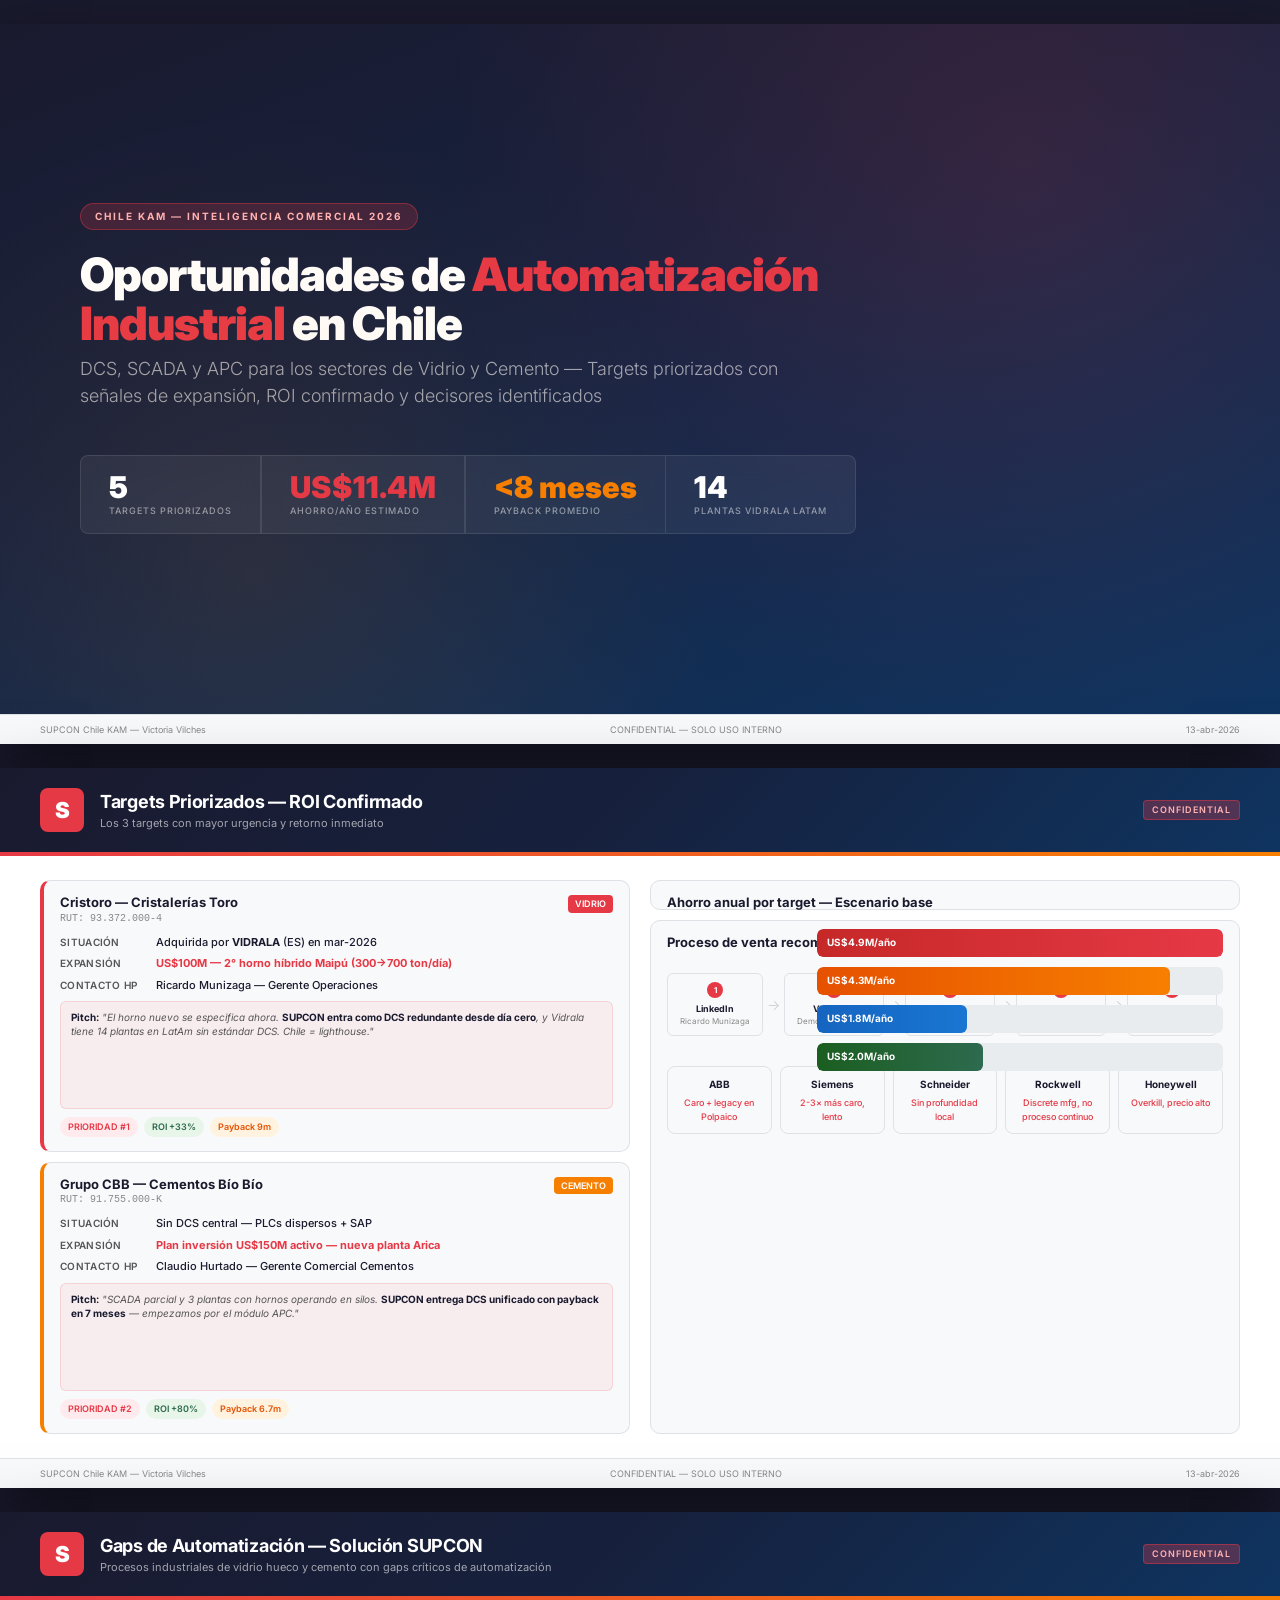
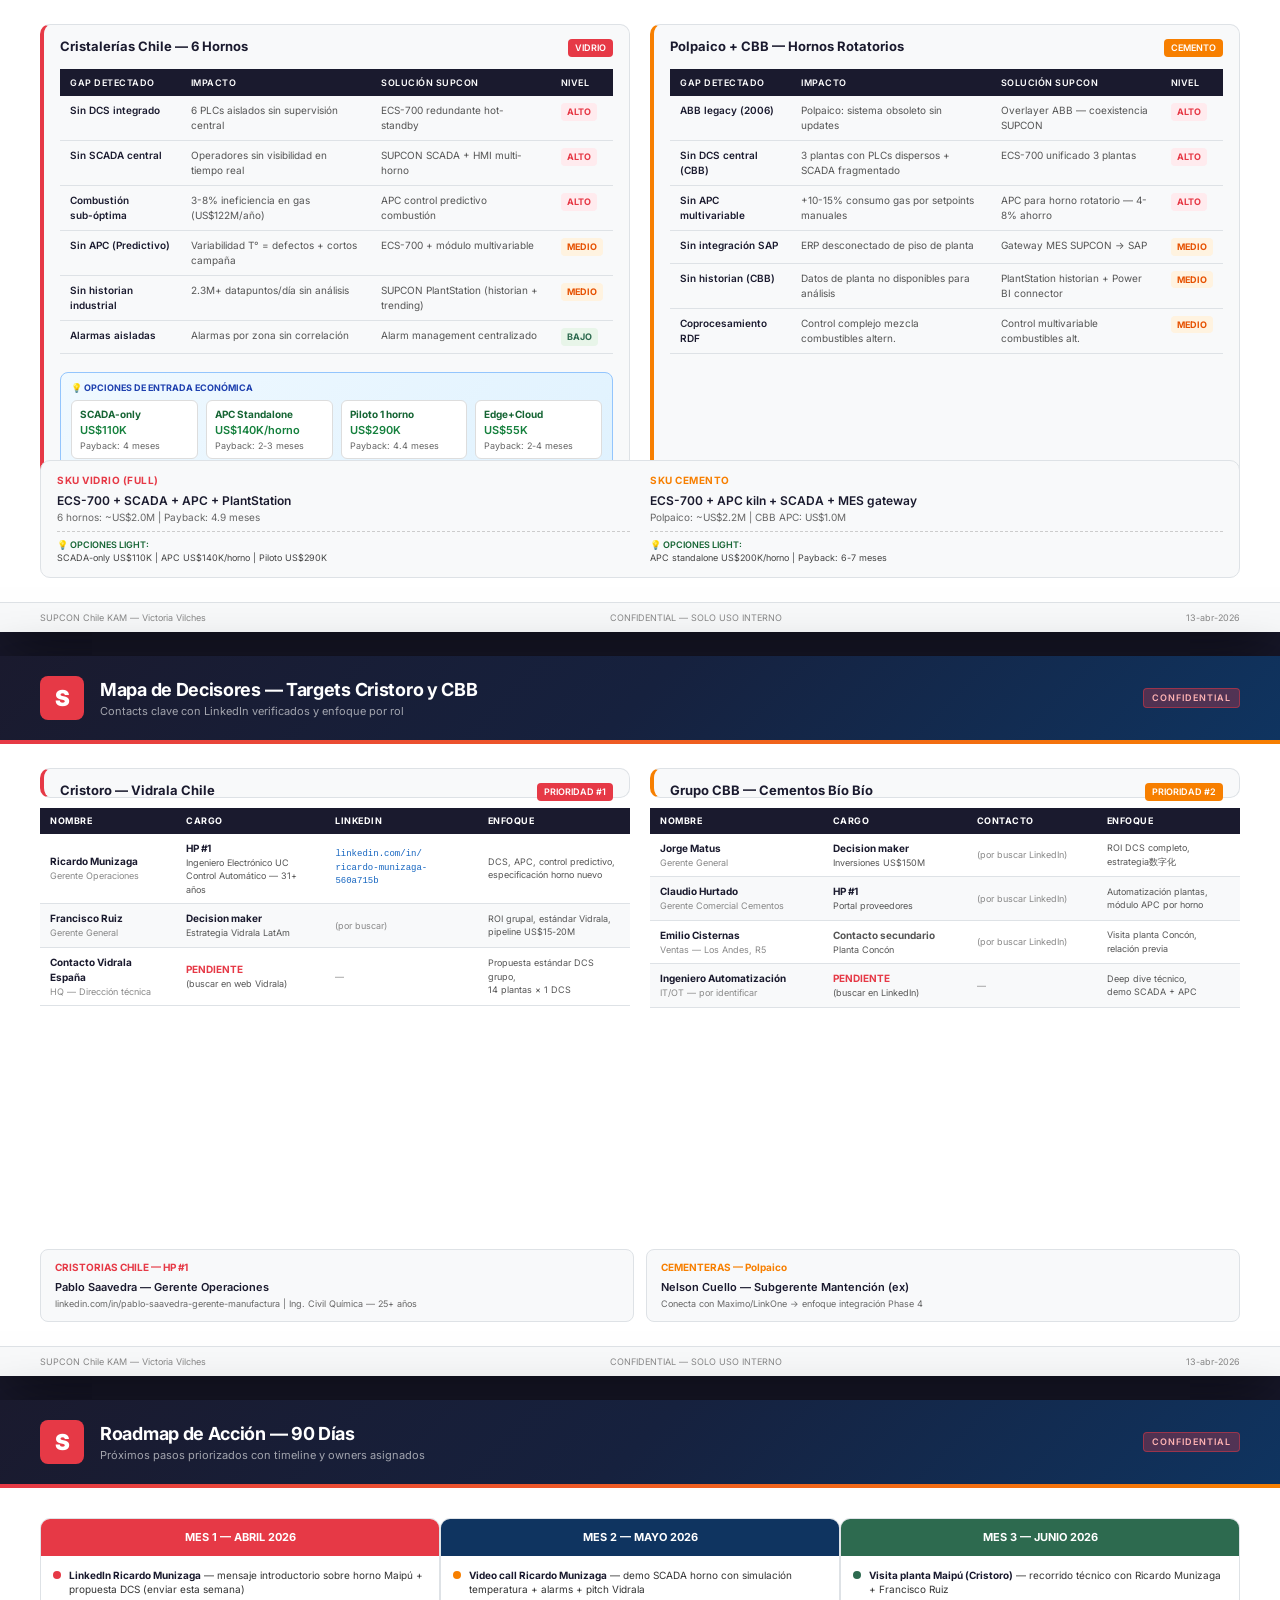
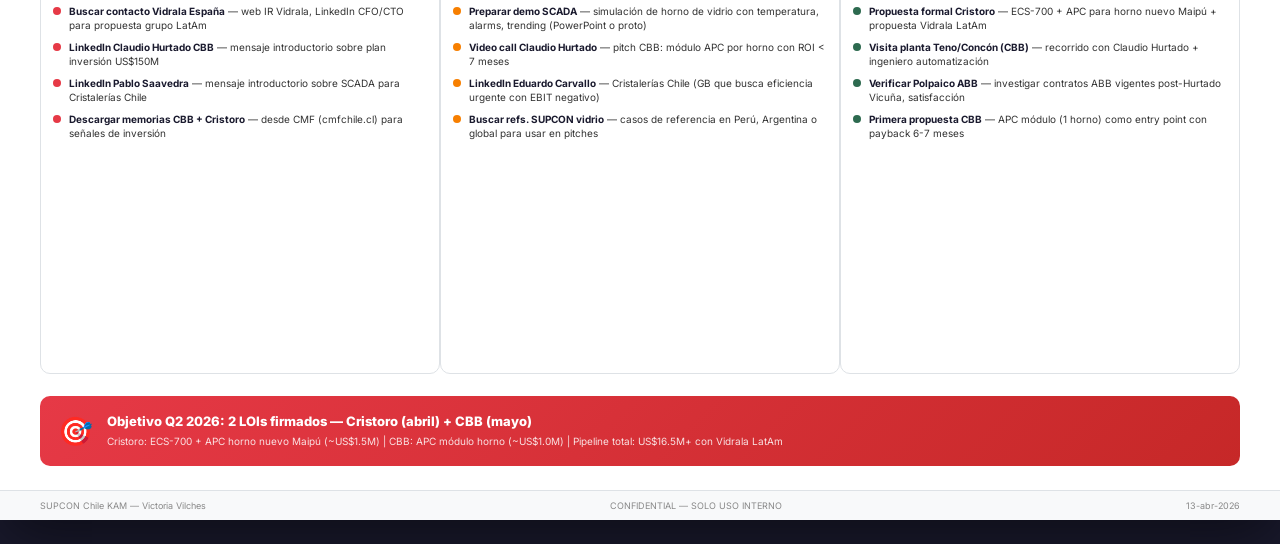
<file: presentacion_5_slides.html>
<!DOCTYPE html>
<html lang="es">
<head>
<meta charset="UTF-8">
<meta name="viewport" content="width=device-width, initial-scale=1.0">
<title>SUPCON Chile — Oportunidades Industriales 2026</title>
<style>
  @import url('https://fonts.googleapis.com/css2?family=Inter:wght@300;400;500;600;700;800;900&display=swap');

  :root {
    --supcon-red: #E63946;
    --supcon-dark: #1A1A2E;
    --supcon-blue: #16213E;
    --supcon-gray: #0F3460;
    --accent: #F77F00;
    --text-dark: #1A1A2E;
    --text-light: #E8E8E8;
    --bg-light: #F8F9FA;
    --card-bg: #FFFFFF;
    --border: #DEE2E6;
    --green: #2D6A4F;
    --amber: #E9C46A;
  }

  * { margin: 0; padding: 0; box-sizing: border-box; }

  body {
    font-family: 'Inter', system-ui, -apple-system, sans-serif;
    background: #1A1A2E;
    color: var(--text-dark);
    font-size: 13px;
    line-height: 1.5;
  }

  /* ─── SLIDE CONTAINER ─── */
  .slide {
    width: 1280px;
    height: 720px;
    margin: 24px auto;
    background: var(--card-bg);
    box-shadow: 0 20px 60px rgba(0,0,0,0.5);
    position: relative;
    overflow: hidden;
    page-break-after: always;
    display: flex;
    flex-direction: column;
  }

  /* ─── HEADER ─── */
  .slide-header {
    background: linear-gradient(135deg, var(--supcon-dark) 0%, var(--supcon-blue) 50%, var(--supcon-gray) 100%);
    padding: 20px 40px;
    display: flex;
    align-items: center;
    justify-content: space-between;
    flex-shrink: 0;
  }

  .header-left { display: flex; align-items: center; gap: 16px; }
  .logo-mark {
    width: 44px; height: 44px;
    background: var(--supcon-red);
    border-radius: 8px;
    display: flex; align-items: center; justify-content: center;
    font-weight: 900; font-size: 22px; color: white;
  }
  .header-title {
    color: white;
    font-size: 18px;
    font-weight: 700;
    letter-spacing: -0.3px;
  }
  .header-subtitle {
    color: rgba(255,255,255,0.6);
    font-size: 11px;
    font-weight: 400;
  }
  .header-right {
    text-align: right;
    color: rgba(255,255,255,0.5);
    font-size: 10px;
  }
  .header-right .confidential {
    background: rgba(230,57,70,0.3);
    border: 1px solid rgba(230,57,70,0.5);
    color: #FFB3B3;
    padding: 2px 8px;
    border-radius: 4px;
    font-size: 9px;
    font-weight: 600;
    letter-spacing: 1px;
    text-transform: uppercase;
  }

  /* ─── SLIDE BODY ─── */
  .slide-body {
    flex: 1;
    padding: 24px 40px;
    overflow: hidden;
    display: flex;
    flex-direction: column;
  }

  /* ─── SLIDE FOOTER ─── */
  .slide-footer {
    background: var(--bg-light);
    border-top: 1px solid var(--border);
    padding: 8px 40px;
    display: flex;
    align-items: center;
    justify-content: space-between;
    font-size: 9px;
    color: #888;
    flex-shrink: 0;
  }

  /* ─── ACCENT BAR ─── */
  .accent-bar {
    height: 4px;
    background: linear-gradient(90deg, var(--supcon-red), var(--accent));
    flex-shrink: 0;
  }

  /* ─── COVER SLIDE ─── */
  .cover-slide .slide-body {
    background: linear-gradient(160deg, var(--supcon-dark) 0%, var(--supcon-blue) 40%, #0F3460 100%);
    display: flex;
    flex-direction: column;
    justify-content: center;
    align-items: flex-start;
    padding: 60px 80px;
    position: relative;
  }

  .cover-slide .cover-bg-pattern {
    position: absolute;
    top: 0; right: 0; bottom: 0; left: 0;
    background-image:
      radial-gradient(circle at 80% 20%, rgba(230,57,70,0.15) 0%, transparent 50%),
      radial-gradient(circle at 20% 80%, rgba(247,127,0,0.1) 0%, transparent 40%);
    pointer-events: none;
  }

  .cover-tag {
    background: rgba(230,57,70,0.2);
    border: 1px solid rgba(230,57,70,0.4);
    color: #FFB3B3;
    padding: 5px 14px;
    border-radius: 20px;
    font-size: 10px;
    font-weight: 700;
    letter-spacing: 2px;
    text-transform: uppercase;
    margin-bottom: 20px;
  }

  .cover-title {
    font-size: 46px;
    font-weight: 900;
    color: white;
    line-height: 1.05;
    letter-spacing: -1px;
    margin-bottom: 8px;
    max-width: 900px;
  }

  .cover-title .highlight {
    color: var(--supcon-red);
  }

  .cover-subtitle {
    font-size: 18px;
    color: rgba(255,255,255,0.6);
    font-weight: 300;
    margin-bottom: 36px;
    max-width: 700px;
  }

  .cover-stats {
    display: flex;
    gap: 0;
    margin-top: 10px;
  }

  .cover-stat {
    background: rgba(255,255,255,0.06);
    border: 1px solid rgba(255,255,255,0.1);
    backdrop-filter: blur(10px);
    padding: 16px 28px;
  }
  .cover-stat:first-child { border-radius: 8px 0 0 8px; }
  .cover-stat:last-child { border-radius: 0 8px 8px 0; border-left: none; }

  .cover-stat .stat-num {
    font-size: 30px;
    font-weight: 900;
    color: white;
    line-height: 1;
  }
  .cover-stat .stat-num.red { color: var(--supcon-red); }
  .cover-stat .stat-num.orange { color: var(--accent); }

  .cover-stat .stat-label {
    font-size: 9px;
    color: rgba(255,255,255,0.5);
    text-transform: uppercase;
    letter-spacing: 1px;
    margin-top: 2px;
    font-weight: 500;
  }

  /* ─── SECTION TITLE ─── */
  .section-title {
    font-size: 22px;
    font-weight: 800;
    color: var(--supcon-dark);
    margin-bottom: 4px;
    letter-spacing: -0.3px;
  }
  .section-subtitle {
    font-size: 11px;
    color: #888;
    margin-bottom: 16px;
    font-weight: 400;
  }

  /* ─── TWO COLUMN LAYOUT ─── */
  .two-col {
    display: grid;
    grid-template-columns: 1fr 1fr;
    gap: 20px;
    flex: 1;
    min-height: 0;
  }

  .col { display: flex; flex-direction: column; gap: 10px; }

  /* ─── TARGET CARDS ─── */
  .target-card {
    border: 1px solid var(--border);
    border-radius: 10px;
    padding: 14px 16px;
    background: var(--bg-light);
    flex: 1;
    display: flex;
    flex-direction: column;
    gap: 8px;
    min-height: 0;
  }

  .target-card.urgent {
    border-left: 4px solid var(--supcon-red);
  }
  .target-card.high {
    border-left: 4px solid var(--accent);
  }
  .target-card.medium {
    border-left: 4px solid #4CAF50;
  }

  .card-header {
    display: flex;
    align-items: flex-start;
    justify-content: space-between;
    gap: 8px;
  }

  .card-title {
    font-size: 13px;
    font-weight: 700;
    color: var(--supcon-dark);
    line-height: 1.2;
  }
  .card-sector {
    font-size: 9px;
    color: white;
    background: var(--supcon-gray);
    padding: 2px 7px;
    border-radius: 4px;
    font-weight: 600;
    white-space: nowrap;
  }
  .card-sector.red { background: var(--supcon-red); }
  .card-sector.orange { background: var(--accent); }
  .card-sector.blue { background: var(--supcon-gray); }
  .card-sector.green { background: var(--green); }

  .card-rut {
    font-size: 10px;
    color: #888;
    font-family: 'Courier New', monospace;
  }

  .card-body { display: flex; flex-direction: column; gap: 5px; }

  .card-row {
    display: flex;
    align-items: baseline;
    gap: 6px;
    font-size: 11px;
  }
  .card-row .label {
    font-weight: 600;
    color: #555;
    min-width: 90px;
    font-size: 10px;
    text-transform: uppercase;
    letter-spacing: 0.3px;
  }
  .card-row .value { color: var(--text-dark); font-weight: 500; }
  .card-row .value.highlight { color: var(--supcon-red); font-weight: 700; }
  .card-row .value.green { color: var(--green); font-weight: 700; }

  .card-pitch {
    background: rgba(230,57,70,0.06);
    border: 1px solid rgba(230,57,70,0.15);
    border-radius: 6px;
    padding: 8px 10px;
    font-size: 10px;
    color: #555;
    font-style: italic;
    line-height: 1.4;
    flex: 1;
  }

  .card-pitch strong { color: var(--supcon-dark); font-style: normal; }

  .card-footer {
    display: flex;
    gap: 6px;
    flex-wrap: wrap;
  }

  .badge {
    font-size: 9px;
    font-weight: 600;
    padding: 3px 8px;
    border-radius: 20px;
    white-space: nowrap;
  }
  .badge.priority { background: #FFEBEE; color: var(--supcon-red); }
  .badge.roi { background: #E8F5E9; color: var(--green); }
  .badge.payback { background: #FFF3E0; color: #E65100; }
  .badge.decision { background: #E3F2FD; color: #1565C0; }

  /* ─── GAP TABLE ─── */
  .gap-table {
    width: 100%;
    border-collapse: collapse;
    font-size: 10px;
  }
  .gap-table th {
    background: var(--supcon-dark);
    color: white;
    padding: 7px 10px;
    text-align: left;
    font-weight: 600;
    font-size: 9px;
    text-transform: uppercase;
    letter-spacing: 0.5px;
  }
  .gap-table td {
    padding: 7px 10px;
    border-bottom: 1px solid var(--border);
    vertical-align: top;
  }
  .gap-table tr:nth-child(even) td { background: var(--bg-light); }
  .gap-table .gap-name { font-weight: 600; color: var(--supcon-dark); }
  .gap-table .gap-opp { color: #555; }
  .gap-table .gap-priority {
    font-weight: 700;
    font-size: 9px;
    padding: 2px 6px;
    border-radius: 4px;
    display: inline-block;
  }
  .gap-priority.high { background: #FFEBEE; color: var(--supcon-red); }
  .gap-priority.med { background: #FFF3E0; color: #E65100; }
  .gap-priority.low { background: #E8F5E9; color: var(--green); }

  /* ─── ROI BAR CHART ─── */
  .roi-chart { display: flex; flex-direction: column; gap: 8px; flex: 1; justify-content: center; }
  .roi-bar-row { display: flex; align-items: center; gap: 10px; }
  .roi-bar-label { font-size: 11px; font-weight: 600; color: var(--supcon-dark); min-width: 140px; }
  .roi-bar-track {
    flex: 1;
    height: 28px;
    background: #E9ECEF;
    border-radius: 6px;
    overflow: hidden;
    position: relative;
  }
  .roi-bar-fill {
    height: 100%;
    border-radius: 6px;
    display: flex;
    align-items: center;
    padding-left: 10px;
    font-size: 10px;
    font-weight: 700;
    color: white;
    min-width: 50px;
  }
  .roi-bar-fill.red { background: linear-gradient(90deg, #C62828, var(--supcon-red)); }
  .roi-bar-fill.orange { background: linear-gradient(90deg, #E65100, var(--accent)); }
  .roi-bar-fill.blue { background: linear-gradient(90deg, #1565C0, #1976D2); }
  .roi-bar-fill.green { background: linear-gradient(90deg, #1B5E20, var(--green)); }
  .roi-bar-val { font-size: 11px; font-weight: 700; color: var(--supcon-dark); min-width: 60px; text-align: right; }
  .roi-bar-val.payback { color: var(--supcon-red); }

  /* ─── PROCESS FLOW ─── */
  .process-flow {
    display: flex;
    align-items: center;
    gap: 4px;
    flex-wrap: wrap;
    margin: 8px 0;
  }
  .process-step {
    background: var(--bg-light);
    border: 1px solid var(--border);
    border-radius: 6px;
    padding: 8px 12px;
    text-align: center;
    min-width: 90px;
  }
  .process-step .step-num {
    font-size: 8px;
    color: white;
    background: var(--supcon-red);
    border-radius: 50%;
    width: 16px; height: 16px;
    display: flex; align-items: center; justify-content: center;
    margin: 0 auto 4px;
    font-weight: 700;
  }
  .process-step .step-name { font-size: 9px; font-weight: 700; color: var(--supcon-dark); }
  .process-step .step-detail { font-size: 8px; color: #888; }
  .process-arrow { color: #CCC; font-size: 14px; font-weight: 300; }

  /* ─── COMPETITOR GRID ─── */
  .competitor-grid {
    display: grid;
    grid-template-columns: repeat(5, 1fr);
    gap: 8px;
    margin-top: 4px;
  }
  .competitor-card {
    border: 1px solid var(--border);
    border-radius: 8px;
    padding: 10px;
    text-align: center;
    background: var(--bg-light);
  }
  .competitor-card .comp-name { font-size: 10px; font-weight: 700; color: var(--supcon-dark); margin-bottom: 4px; }
  .competitor-card .comp-weak { font-size: 9px; color: var(--supcon-red); font-weight: 500; }

  /* ─── TIMELINE ─── */
  .timeline {
    display: flex;
    gap: 0;
    flex: 1;
    align-items: stretch;
    margin-top: 6px;
  }
  .timeline-col {
    flex: 1;
    border: 1px solid var(--border);
    border-radius: 10px;
    overflow: hidden;
    display: flex;
    flex-direction: column;
  }
  .timeline-header {
    background: var(--supcon-dark);
    color: white;
    padding: 10px 12px;
    font-size: 11px;
    font-weight: 700;
    text-align: center;
  }
  .timeline-header.mes1 { background: var(--supcon-red); }
  .timeline-header.mes2 { background: var(--supcon-gray); }
  .timeline-header.mes3 { background: var(--green); }
  .timeline-body {
    padding: 12px;
    display: flex;
    flex-direction: column;
    gap: 8px;
    flex: 1;
  }
  .timeline-item {
    display: flex;
    gap: 8px;
    align-items: flex-start;
    font-size: 10px;
  }
  .timeline-dot {
    width: 8px; height: 8px;
    border-radius: 50%;
    background: var(--supcon-red);
    margin-top: 3px;
    flex-shrink: 0;
  }
  .timeline-dot.orange { background: var(--accent); }
  .timeline-dot.green { background: var(--green); }
  .timeline-text { color: #333; line-height: 1.4; }
  .timeline-text strong { color: var(--supcon-dark); }

  /* ─── CTA BOX ─── */
  .cta-box {
    background: linear-gradient(135deg, var(--supcon-red), #C62828);
    border-radius: 10px;
    padding: 14px 18px;
    color: white;
    display: flex;
    align-items: center;
    gap: 14px;
    flex-shrink: 0;
    margin-top: 8px;
  }
  .cta-box .cta-icon { font-size: 28px; flex-shrink: 0; }
  .cta-box .cta-text { flex: 1; }
  .cta-box .cta-headline { font-size: 13px; font-weight: 800; margin-bottom: 2px; }
  .cta-box .cta-detail { font-size: 10px; opacity: 0.85; }

  /* ─── DECISOR TABLE ─── */
  .decisor-table { width: 100%; border-collapse: collapse; font-size: 10px; }
  .decisor-table th {
    background: var(--supcon-dark);
    color: white;
    padding: 6px 10px;
    text-align: left;
    font-size: 9px;
    text-transform: uppercase;
    letter-spacing: 0.5px;
  }
  .decisor-table td {
    padding: 7px 10px;
    border-bottom: 1px solid var(--border);
  }
  .decisor-table tr:nth-child(even) td { background: var(--bg-light); }
  .decisor-name { font-weight: 700; color: var(--supcon-dark); }
  .decisor-role { font-size: 9px; color: #888; }
  .decisor-focus { color: #555; font-size: 9px; }

  /* ─── PRINT OVERRIDE ─── */
  @media print {
    body { background: white; }
    .slide {
      width: 100%;
      height: auto;
      min-height: 720px;
      margin: 0;
      box-shadow: none;
      page-break-after: always;
      page-break-inside: avoid;
    }
    @page { size: landscape; margin: 0; }
  }
</style>
</head>
<body>

<!-- ═══════════════════════════════════════════════════════ -->
<!-- SLIDE 1: COVER                                         -->
<!-- ═══════════════════════════════════════════════════════ -->
<div class="slide cover-slide">
  <div class="slide-body">
    <div class="cover-bg-pattern"></div>
    <div class="cover-tag">Chile KAM — Inteligencia Comercial 2026</div>
    <div class="cover-title">
      Oportunidades de <span class="highlight">Automatización Industrial</span> en Chile
    </div>
    <div class="cover-subtitle">
      DCS, SCADA y APC para los sectores de Vidrio y Cemento — 
      Targets priorizados con señales de expansión, ROI confirmado y decisores identificados
    </div>
    <div class="cover-stats">
      <div class="cover-stat">
        <div class="stat-num">5</div>
        <div class="stat-label">Targets priorizados</div>
      </div>
      <div class="cover-stat">
        <div class="stat-num red">US$11.4M</div>
        <div class="stat-label">Ahorro/año estimado</div>
      </div>
      <div class="cover-stat">
        <div class="stat-num orange">&lt;8 meses</div>
        <div class="stat-label">Payback promedio</div>
      </div>
      <div class="cover-stat">
        <div class="stat-num">14</div>
        <div class="stat-label">Plantas Vidrala LatAm</div>
      </div>
    </div>
  </div>
  <div class="slide-footer">
    <span>SUPCON Chile KAM — Victoria Vilches</span>
    <span>CONFIDENTIAL — SOLO USO INTERNO</span>
    <span>13-abr-2026</span>
  </div>
</div>

<!-- ═══════════════════════════════════════════════════════ -->
<!-- SLIDE 2: TARGETS + ROI                                 -->
<!-- ═══════════════════════════════════════════════════════ -->
<div class="slide">
  <div class="slide-header">
    <div class="header-left">
      <div class="logo-mark">S</div>
      <div>
        <div class="header-title">Targets Priorizados — ROI Confirmado</div>
        <div class="header-subtitle">Los 3 targets con mayor urgencia y retorno inmediato</div>
      </div>
    </div>
    <div class="header-right">
      <div class="confidential">CONFIDENTIAL</div>
    </div>
  </div>
  <div class="accent-bar"></div>
  <div class="slide-body" style="gap: 14px;">
    <div class="two-col">
      <!-- LEFT: TARGET CARDS -->
      <div class="col" style="gap: 10px;">
        <div class="target-card urgent">
          <div class="card-header">
            <div>
              <div class="card-title">Cristoro — Cristalerías Toro</div>
              <div class="card-rut">RUT: 93.372.000-4</div>
            </div>
            <span class="card-sector red">VIDRIO</span>
          </div>
          <div class="card-body">
            <div class="card-row">
              <span class="label">Situación</span>
              <span class="value">Adquirida por <strong>VIDRALA</strong> (ES) en mar-2026</span>
            </div>
            <div class="card-row">
              <span class="label">Expansión</span>
              <span class="value highlight">US$100M — 2° horno híbrido Maipú (300→700 ton/día)</span>
            </div>
            <div class="card-row">
              <span class="label">Contacto HP</span>
              <span class="value">Ricardo Munizaga — Gerente Operaciones</span>
            </div>
          </div>
          <div class="card-pitch">
            <strong>Pitch:</strong> "El horno nuevo se especifica ahora. <strong>SUPCON entra como DCS redundante desde día cero</strong>, y Vidrala tiene 14 plantas en LatAm sin estándar DCS. Chile = lighthouse."
          </div>
          <div class="card-footer">
            <span class="badge priority">PRIORIDAD #1</span>
            <span class="badge roi">ROI +33%</span>
            <span class="badge payback">Payback 9m</span>
          </div>
        </div>

        <div class="target-card high">
          <div class="card-header">
            <div>
              <div class="card-title">Grupo CBB — Cementos Bío Bío</div>
              <div class="card-rut">RUT: 91.755.000-K</div>
            </div>
            <span class="card-sector orange">CEMENTO</span>
          </div>
          <div class="card-body">
            <div class="card-row">
              <span class="label">Situación</span>
              <span class="value">Sin DCS central — PLCs dispersos + SAP</span>
            </div>
            <div class="card-row">
              <span class="label">Expansión</span>
              <span class="value highlight">Plan inversión US$150M activo — nueva planta Arica</span>
            </div>
            <div class="card-row">
              <span class="label">Contacto HP</span>
              <span class="value">Claudio Hurtado — Gerente Comercial Cementos</span>
            </div>
          </div>
          <div class="card-pitch">
            <strong>Pitch:</strong> "SCADA parcial y 3 plantas con hornos operando en silos. <strong>SUPCON entrega DCS unificado con payback en 7 meses</strong> — empezamos por el módulo APC."
          </div>
          <div class="card-footer">
            <span class="badge priority">PRIORIDAD #2</span>
            <span class="badge roi">ROI +80%</span>
            <span class="badge payback">Payback 6.7m</span>
          </div>
        </div>
      </div>

      <!-- RIGHT: ROI CHART + PROCESS -->
      <div class="col">
        <div class="target-card" style="flex:0;">
          <div class="card-title" style="margin-bottom: 10px;">Ahorro anual por target — Escenario base</div>
          <div class="roi-chart" style="gap: 10px;">
            <div class="roi-bar-row">
              <div class="roi-bar-label">Cristalerías Chile</div>
              <div class="roi-bar-track"><div class="roi-bar-fill red" style="width:100%;">US$4.9M/año</div></div>
            </div>
            <div class="roi-bar-row">
              <div class="roi-bar-label">Polpaico (overlayer)</div>
              <div class="roi-bar-track"><div class="roi-bar-fill orange" style="width:87%;">US$4.3M/año</div></div>
            </div>
            <div class="roi-bar-row">
              <div class="roi-bar-label">Grupo CBB (APC módulo)</div>
              <div class="roi-bar-track"><div class="roi-bar-fill blue" style="width:37%;">US$1.8M/año</div></div>
            </div>
            <div class="roi-bar-row">
              <div class="roi-bar-label">Cristoro / Vidrala</div>
              <div class="roi-bar-track"><div class="roi-bar-fill green" style="width:41%;">US$2.0M/año</div></div>
            </div>
          </div>
        </div>

        <div class="target-card" style="flex:1;">
          <div class="card-title" style="margin-bottom: 6px;">Proceso de venta recomendado — Cristoro</div>
          <div class="process-flow">
            <div class="process-step">
              <div class="step-num">1</div>
              <div class="step-name">LinkedIn</div>
              <div class="step-detail">Ricardo Munizaga</div>
            </div>
            <div class="process-arrow">→</div>
            <div class="process-step">
              <div class="step-num">2</div>
              <div class="step-name">Video call</div>
              <div class="step-detail">Demo horno + APC</div>
            </div>
            <div class="process-arrow">→</div>
            <div class="process-step">
              <div class="step-num">3</div>
              <div class="step-name">Visita</div>
              <div class="step-detail">Planta Maipú</div>
            </div>
            <div class="process-arrow">→</div>
            <div class="process-step">
              <div class="step-num">4</div>
              <div class="step-name">Propuesta</div>
              <div class="step-detail">Vidrala LatAm</div>
            </div>
            <div class="process-arrow">→</div>
            <div class="process-step">
              <div class="step-num">5</div>
              <div class="step-name">Contrato</div>
              <div class="step-detail">ECS-700 + APC</div>
            </div>
          </div>

          <div style="margin-top: 10px;">
            <div class="competitor-grid">
              <div class="competitor-card">
                <div class="comp-name">ABB</div>
                <div class="comp-weak">Caro + legacy en Polpaico</div>
              </div>
              <div class="competitor-card">
                <div class="comp-name">Siemens</div>
                <div class="comp-weak">2-3× más caro, lento</div>
              </div>
              <div class="competitor-card">
                <div class="comp-name">Schneider</div>
                <div class="comp-weak">Sin profundidad local</div>
              </div>
              <div class="competitor-card">
                <div class="comp-name">Rockwell</div>
                <div class="comp-weak">Discrete mfg, no proceso continuo</div>
              </div>
              <div class="competitor-card">
                <div class="comp-name">Honeywell</div>
                <div class="comp-weak">Overkill, precio alto</div>
              </div>
            </div>
          </div>
        </div>
      </div>
    </div>
  </div>
  <div class="slide-footer">
    <span>SUPCON Chile KAM — Victoria Vilches</span>
    <span>CONFIDENTIAL — SOLO USO INTERNO</span>
    <span>13-abr-2026</span>
  </div>
</div>

<!-- ═══════════════════════════════════════════════════════ -->
<!-- SLIDE 3: GAPS + SOLUCIÓN                               -->
<!-- ═══════════════════════════════════════════════════════ -->
<div class="slide">
  <div class="slide-header">
    <div class="header-left">
      <div class="logo-mark">S</div>
      <div>
        <div class="header-title">Gaps de Automatización — Solución SUPCON</div>
        <div class="header-subtitle">Procesos industriales de vidrio hueco y cemento con gaps críticos de automatización</div>
      </div>
    </div>
    <div class="header-right">
      <div class="confidential">CONFIDENTIAL</div>
    </div>
  </div>
  <div class="accent-bar"></div>
  <div class="slide-body" style="gap: 14px;">
    <div class="two-col">
      <!-- VIDRIO -->
      <div class="col">
        <div class="target-card" style="border-left: 4px solid var(--supcon-red);">
          <div class="card-header" style="margin-bottom: 4px;">
            <span class="card-title">Cristalerías Chile — 6 Hornos</span>
            <span class="card-sector red">VIDRIO</span>
          </div>
          <div style="overflow:hidden;">
            <table class="gap-table">
              <thead>
                <tr>
                  <th>Gap detectado</th>
                  <th>Impacto</th>
                  <th>Solución SUPCON</th>
                  <th>Nivel</th>
                </tr>
              </thead>
              <tbody>
                <tr>
                  <td class="gap-name">Sin DCS integrado</td>
                  <td class="gap-opp">6 PLCs aislados sin supervisión central</td>
                  <td class="gap-opp">ECS-700 redundante hot-standby</td>
                  <td><span class="gap-priority high">ALTO</span></td>
                </tr>
                <tr>
                  <td class="gap-name">Sin SCADA central</td>
                  <td class="gap-opp">Operadores sin visibilidad en tiempo real</td>
                  <td class="gap-opp">SUPCON SCADA + HMI multi-horno</td>
                  <td><span class="gap-priority high">ALTO</span></td>
                </tr>
                <tr>
                  <td class="gap-name">Combustión sub-óptima</td>
                  <td class="gap-opp">3-8% ineficiencia en gas (US$122M/año)</td>
                  <td class="gap-opp">APC control predictivo combustión</td>
                  <td><span class="gap-priority high">ALTO</span></td>
                </tr>
                <tr>
                  <td class="gap-name">Sin APC (Predictivo)</td>
                  <td class="gap-opp">Variabilidad T° = defectos + cortos campaña</td>
                  <td class="gap-opp">ECS-700 + módulo multivariable</td>
                  <td><span class="gap-priority med">MEDIO</span></td>
                </tr>
                <tr>
                  <td class="gap-name">Sin historian industrial</td>
                  <td class="gap-opp">2.3M+ datapuntos/día sin análisis</td>
                  <td class="gap-opp">SUPCON PlantStation (historian + trending)</td>
                  <td><span class="gap-priority med">MEDIO</span></td>
                </tr>
                <tr>
                  <td class="gap-name">Alarmas aisladas</td>
                  <td class="gap-opp">Alarmas por zona sin correlación</td>
                  <td class="gap-opp">Alarm management centralizado</td>
                  <td><span class="gap-priority low">BAJO</span></td>
                </tr>
              </tbody>
            </table>
          </div>
          
          <!-- OPCIONES ECONÓMICAS -->
          <div style="margin-top: 10px; padding: 8px 10px; background: linear-gradient(135deg, #f0f9ff 0%, #e0f2fe 100%); border: 1px solid #93c5fd; border-radius: 8px;">
            <div style="font-size: 9px; font-weight: 700; color: #1e40af; text-transform: uppercase; margin-bottom: 6px;">💡 Opciones de Entrada Económica</div>
            <div style="display: flex; gap: 8px; flex-wrap: wrap;">
              <div style="flex: 1; min-width: 100px; background: white; border-radius: 6px; padding: 6px 8px; border: 1px solid #ddd;">
                <div style="font-size: 10px; font-weight: 700; color: #166534;">SCADA-only</div>
                <div style="font-size: 11px; font-weight: 600; color: #15803d;">US$110K</div>
                <div style="font-size: 9px; color: #666;">Payback: 4 meses</div>
              </div>
              <div style="flex: 1; min-width: 100px; background: white; border-radius: 6px; padding: 6px 8px; border: 1px solid #ddd;">
                <div style="font-size: 10px; font-weight: 700; color: #166534;">APC Standalone</div>
                <div style="font-size: 11px; font-weight: 600; color: #15803d;">US$140K/horno</div>
                <div style="font-size: 9px; color: #666;">Payback: 2-3 meses</div>
              </div>
              <div style="flex: 1; min-width: 100px; background: white; border-radius: 6px; padding: 6px 8px; border: 1px solid #ddd;">
                <div style="font-size: 10px; font-weight: 700; color: #166534;">Piloto 1 horno</div>
                <div style="font-size: 11px; font-weight: 600; color: #15803d;">US$290K</div>
                <div style="font-size: 9px; color: #666;">Payback: 4.4 meses</div>
              </div>
              <div style="flex: 1; min-width: 100px; background: white; border-radius: 6px; padding: 6px 8px; border: 1px solid #ddd;">
                <div style="font-size: 10px; font-weight: 700; color: #166534;">Edge+Cloud</div>
                <div style="font-size: 11px; font-weight: 600; color: #15803d;">US$55K</div>
                <div style="font-size: 9px; color: #666;">Payback: 2-4 meses</div>
              </div>
            </div>
          </div>
        </div>
      </div>

      <!-- CEMENTO -->
      <div class="col">
        <div class="target-card" style="border-left: 4px solid var(--accent);">
          <div class="card-header" style="margin-bottom: 4px;">
            <span class="card-title">Polpaico + CBB — Hornos Rotatorios</span>
            <span class="card-sector orange">CEMENTO</span>
          </div>
          <div style="overflow:hidden;">
            <table class="gap-table">
              <thead>
                <tr>
                  <th>Gap detectado</th>
                  <th>Impacto</th>
                  <th>Solución SUPCON</th>
                  <th>Nivel</th>
                </tr>
              </thead>
              <tbody>
                <tr>
                  <td class="gap-name">ABB legacy (2006)</td>
                  <td class="gap-opp">Polpaico: sistema obsoleto sin updates</td>
                  <td class="gap-opp">Overlayer ABB — coexistencia SUPCON</td>
                  <td><span class="gap-priority high">ALTO</span></td>
                </tr>
                <tr>
                  <td class="gap-name">Sin DCS central (CBB)</td>
                  <td class="gap-opp">3 plantas con PLCs dispersos + SCADA fragmentado</td>
                  <td class="gap-opp">ECS-700 unificado 3 plantas</td>
                  <td><span class="gap-priority high">ALTO</span></td>
                </tr>
                <tr>
                  <td class="gap-name">Sin APC multivariable</td>
                  <td class="gap-opp">+10-15% consumo gas por setpoints manuales</td>
                  <td class="gap-opp">APC para horno rotatorio — 4-8% ahorro</td>
                  <td><span class="gap-priority high">ALTO</span></td>
                </tr>
                <tr>
                  <td class="gap-name">Sin integración SAP</td>
                  <td class="gap-opp">ERP desconectado de piso de planta</td>
                  <td class="gap-opp">Gateway MES SUPCON → SAP</td>
                  <td><span class="gap-priority med">MEDIO</span></td>
                </tr>
                <tr>
                  <td class="gap-name">Sin historian (CBB)</td>
                  <td class="gap-opp">Datos de planta no disponibles para análisis</td>
                  <td class="gap-opp">PlantStation historian + Power BI connector</td>
                  <td><span class="gap-priority med">MEDIO</span></td>
                </tr>
                <tr>
                  <td class="gap-name">Coprocesamiento RDF</td>
                  <td class="gap-opp">Control complejo mezcla combustibles altern.</td>
                  <td class="gap-opp">Control multivariable combustibles alt.</td>
                  <td><span class="gap-priority med">MEDIO</span></td>
                </tr>
              </tbody>
            </table>
          </div>
        </div>
      </div>
    </div>

    <!-- SKU BOX -->
    <div style="background: var(--bg-light); border: 1px solid var(--border); border-radius: 10px; padding: 12px 16px; display: flex; gap: 20px; flex-shrink: 0;">
      <div style="flex: 1;">
        <div style="font-size: 10px; font-weight: 700; color: var(--supcon-red); text-transform: uppercase; letter-spacing: 0.5px; margin-bottom: 4px;">SKU Vidrio (Full)</div>
        <div style="font-size: 12px; font-weight: 600;">ECS-700 + SCADA + APC + PlantStation</div>
        <div style="font-size: 10px; color: #666;">6 hornos: ~US$2.0M | Payback: 4.9 meses</div>
        <div style="margin-top: 6px; padding-top: 6px; border-top: 1px dashed #ccc;">
          <div style="font-size: 9px; font-weight: 600; color: #166534;">💡 OPCIONES LIGHT:</div>
          <div style="font-size: 9px; color: #444;">SCADA-only US$110K | APC US$140K/horno | Piloto US$290K</div>
        </div>
      </div>
      <div style="flex: 1;">
        <div style="font-size: 10px; font-weight: 700; color: var(--accent); text-transform: uppercase; letter-spacing: 0.5px; margin-bottom: 4px;">SKU Cemento</div>
        <div style="font-size: 12px; font-weight: 600;">ECS-700 + APC kiln + SCADA + MES gateway</div>
        <div style="font-size: 10px; color: #666;">Polpaico: ~US$2.2M | CBB APC: US$1.0M</div>
        <div style="margin-top: 6px; padding-top: 6px; border-top: 1px dashed #ccc;">
          <div style="font-size: 9px; font-weight: 600; color: #166534;">💡 OPCIONES LIGHT:</div>
          <div style="font-size: 9px; color: #444;">APC standalone US$200K/horno | Payback: 6-7 meses</div>
        </div>
      </div>
    </div>
  </div>
  <div class="slide-footer">
    <span>SUPCON Chile KAM — Victoria Vilches</span>
    <span>CONFIDENTIAL — SOLO USO INTERNO</span>
    <span>13-abr-2026</span>
  </div>
</div>

<!-- ═══════════════════════════════════════════════════════ -->
<!-- SLIDE 4: MAPA DE DECISORES                             -->
<!-- ═══════════════════════════════════════════════════════ -->
<div class="slide">
  <div class="slide-header">
    <div class="header-left">
      <div class="logo-mark">S</div>
      <div>
        <div class="header-title">Mapa de Decisores — Targets Cristoro y CBB</div>
        <div class="header-subtitle">Contacts clave con LinkedIn verificados y enfoque por rol</div>
      </div>
    </div>
    <div class="header-right">
      <div class="confidential">CONFIDENTIAL</div>
    </div>
  </div>
  <div class="accent-bar"></div>
  <div class="slide-body" style="gap: 14px;">
    <div class="two-col">

      <!-- CRISTORO DECISORES -->
      <div class="col">
        <div class="target-card" style="border-left: 4px solid var(--supcon-red); flex: 0;">
          <div class="card-header">
            <span class="card-title">Cristoro — Vidrala Chile</span>
            <span class="card-sector red">PRIORIDAD #1</span>
          </div>
        </div>
        <table class="decisor-table">
          <thead>
            <tr>
              <th>Nombre</th>
              <th>Cargo</th>
              <th>LinkedIn</th>
              <th>Enfoque</th>
            </tr>
          </thead>
          <tbody>
            <tr>
              <td>
                <div class="decisor-name">Ricardo Munizaga</div>
                <div class="decisor-role">Gerente Operaciones</div>
              </td>
              <td>
                <div style="font-size:10px; font-weight:700; color: var(--supcon-dark);">HP #1</div>
                <div class="decisor-focus">Ingeniero Electrónico UC<br>Control Automático — 31+ años</div>
              </td>
              <td style="font-size:9px; color:#1565C0; font-family:monospace;">
                linkedin.com/in/<br>ricardo-munizaga-560a715b
              </td>
              <td class="decisor-focus">DCS, APC, control predictivo,<br>especificación horno nuevo</td>
            </tr>
            <tr>
              <td>
                <div class="decisor-name">Francisco Ruiz</div>
                <div class="decisor-role">Gerente General</div>
              </td>
              <td>
                <div style="font-size:10px; font-weight:700; color: var(--supcon-dark);">Decision maker</div>
                <div class="decisor-focus">Estrategia Vidrala LatAm</div>
              </td>
              <td style="font-size:9px; color:#888;">(por buscar)</td>
              <td class="decisor-focus">ROI grupal, estándar Vidrala,<br>pipeline US$15-20M</td>
            </tr>
            <tr>
              <td>
                <div class="decisor-name">Contacto Vidrala España</div>
                <div class="decisor-role">HQ — Dirección técnica</div>
              </td>
              <td>
                <div style="font-size:10px; font-weight:700; color: var(--supcon-red);">PENDIENTE</div>
                <div class="decisor-focus">(buscar en web Vidrala)</div>
              </td>
              <td style="font-size:9px; color:#888;">—</td>
              <td class="decisor-focus">Propuesta estándar DCS grupo,<br>14 plantas × 1 DCS</td>
            </tr>
          </tbody>
        </table>
      </div>

      <!-- CBB DECISORES -->
      <div class="col">
        <div class="target-card" style="border-left: 4px solid var(--accent); flex: 0;">
          <div class="card-header">
            <span class="card-title">Grupo CBB — Cementos Bío Bío</span>
            <span class="card-sector orange">PRIORIDAD #2</span>
          </div>
        </div>
        <table class="decisor-table">
          <thead>
            <tr>
              <th>Nombre</th>
              <th>Cargo</th>
              <th>Contacto</th>
              <th>Enfoque</th>
            </tr>
          </thead>
          <tbody>
            <tr>
              <td>
                <div class="decisor-name">Jorge Matus</div>
                <div class="decisor-role">Gerente General</div>
              </td>
              <td>
                <div style="font-size:10px; font-weight:700; color: var(--supcon-dark);">Decision maker</div>
                <div class="decisor-focus">Inversiones US$150M</div>
              </td>
              <td style="font-size:9px; color:#888;">(por buscar LinkedIn)</td>
              <td class="decisor-focus">ROI DCS completo,<br>estrategia数字化</td>
            </tr>
            <tr>
              <td>
                <div class="decisor-name">Claudio Hurtado</div>
                <div class="decisor-role">Gerente Comercial Cementos</div>
              </td>
              <td>
                <div style="font-size:10px; font-weight:700; color: var(--supcon-dark);">HP #1</div>
                <div class="decisor-focus">Portal proveedores</div>
              </td>
              <td style="font-size:9px; color:#888;">(por buscar LinkedIn)</td>
              <td class="decisor-focus">Automatización plantas,<br>módulo APC por horno</td>
            </tr>
            <tr>
              <td>
                <div class="decisor-name">Emilio Cisternas</div>
                <div class="decisor-role">Ventas — Los Andes, R5</div>
              </td>
              <td>
                <div style="font-size:10px; font-weight:700; color: #555;">Contacto secundario</div>
                <div class="decisor-focus">Planta Concón</div>
              </td>
              <td style="font-size:9px; color:#888;">(por buscar LinkedIn)</td>
              <td class="decisor-focus">Visita planta Concón,<br>relación previa</td>
            </tr>
            <tr>
              <td>
                <div class="decisor-name">Ingeniero Automatización</div>
                <div class="decisor-role">IT/OT — por identificar</div>
              </td>
              <td>
                <div style="font-size:10px; font-weight:700; color: var(--supcon-red);">PENDIENTE</div>
                <div class="decisor-focus">(buscar en LinkedIn)</div>
              </td>
              <td style="font-size:9px; color:#888;">—</td>
              <td class="decisor-focus">Deep dive técnico,<br>demo SCADA + APC</td>
            </tr>
          </tbody>
        </table>
      </div>
    </div>

    <!-- CRUCES CBB + CRISTORIAS -->
    <div style="display: flex; gap: 12px; flex-shrink: 0;">
      <div style="flex:1; border: 1px solid var(--border); border-radius: 8px; padding: 10px 14px; background: var(--bg-light);">
        <div style="font-size: 10px; font-weight: 700; color: var(--supcon-red); margin-bottom: 4px;">CRISTORIAS CHILE — HP #1</div>
        <div style="font-size: 11px; font-weight: 600; margin-bottom: 2px;">Pablo Saavedra — Gerente Operaciones</div>
        <div style="font-size: 9px; color: #666;">linkedin.com/in/pablo-saavedra-gerente-manufactura | Ing. Civil Química — 25+ años</div>
      </div>
      <div style="flex:1; border: 1px solid var(--border); border-radius: 8px; padding: 10px 14px; background: var(--bg-light);">
        <div style="font-size: 10px; font-weight: 700; color: var(--accent); margin-bottom: 4px;">CEMENTERAS — Polpaico</div>
        <div style="font-size: 11px; font-weight: 600; margin-bottom: 2px;">Nelson Cuello — Subgerente Mantención (ex)</div>
        <div style="font-size: 9px; color: #666;">Conecta con Maximo/LinkOne → enfoque integración Phase 4</div>
      </div>
    </div>
  </div>
  <div class="slide-footer">
    <span>SUPCON Chile KAM — Victoria Vilches</span>
    <span>CONFIDENTIAL — SOLO USO INTERNO</span>
    <span>13-abr-2026</span>
  </div>
</div>

<!-- ═══════════════════════════════════════════════════════ -->
<!-- SLIDE 5: PRÓXIMOS PASOS + CTA                          -->
<!-- ═══════════════════════════════════════════════════════ -->
<div class="slide">
  <div class="slide-header">
    <div class="header-left">
      <div class="logo-mark">S</div>
      <div>
        <div class="header-title">Roadmap de Acción — 90 Días</div>
        <div class="header-subtitle">Próximos pasos priorizados con timeline y owners asignados</div>
      </div>
    </div>
    <div class="header-right">
      <div class="confidential">CONFIDENTIAL</div>
    </div>
  </div>
  <div class="accent-bar"></div>
  <div class="slide-body" style="gap: 14px;">
    <div class="timeline">
      <!-- MES 1 -->
      <div class="timeline-col">
        <div class="timeline-header mes1">MES 1 — ABRIL 2026</div>
        <div class="timeline-body">
          <div class="timeline-item">
            <div class="timeline-dot"></div>
            <div class="timeline-text">
              <strong>LinkedIn Ricardo Munizaga</strong> — mensaje introductorio sobre horno Maipú + propuesta DCS (enviar esta semana)
            </div>
          </div>
          <div class="timeline-item">
            <div class="timeline-dot"></div>
            <div class="timeline-text">
              <strong>Buscar contacto Vidrala España</strong> — web IR Vidrala, LinkedIn CFO/CTO para propuesta grupo LatAm
            </div>
          </div>
          <div class="timeline-item">
            <div class="timeline-dot"></div>
            <div class="timeline-text">
              <strong>LinkedIn Claudio Hurtado CBB</strong> — mensaje introductorio sobre plan inversión US$150M
            </div>
          </div>
          <div class="timeline-item">
            <div class="timeline-dot"></div>
            <div class="timeline-text">
              <strong>LinkedIn Pablo Saavedra</strong> — mensaje introductorio sobre SCADA para Cristalerías Chile
            </div>
          </div>
          <div class="timeline-item">
            <div class="timeline-dot"></div>
            <div class="timeline-text">
              <strong>Descargar memorias CBB + Cristoro</strong> — desde CMF (cmfchile.cl) para señales de inversión
            </div>
          </div>
        </div>
      </div>

      <!-- MES 2 -->
      <div class="timeline-col">
        <div class="timeline-header mes2">MES 2 — MAYO 2026</div>
        <div class="timeline-body">
          <div class="timeline-item">
            <div class="timeline-dot orange"></div>
            <div class="timeline-text">
              <strong>Video call Ricardo Munizaga</strong> — demo SCADA horno con simulación temperatura + alarms + pitch Vidrala
            </div>
          </div>
          <div class="timeline-item">
            <div class="timeline-dot orange"></div>
            <div class="timeline-text">
              <strong>Preparar demo SCADA</strong> — simulación de horno de vidrio con temperatura, alarms, trending (PowerPoint o proto)
            </div>
          </div>
          <div class="timeline-item">
            <div class="timeline-dot orange"></div>
            <div class="timeline-text">
              <strong>Video call Claudio Hurtado</strong> — pitch CBB: módulo APC por horno con ROI < 7 meses
            </div>
          </div>
          <div class="timeline-item">
            <div class="timeline-dot orange"></div>
            <div class="timeline-text">
              <strong>LinkedIn Eduardo Carvallo</strong> — Cristalerías Chile (GB que busca eficiencia urgente con EBIT negativo)
            </div>
          </div>
          <div class="timeline-item">
            <div class="timeline-dot orange"></div>
            <div class="timeline-text">
              <strong>Buscar refs. SUPCON vidrio</strong> — casos de referencia en Perú, Argentina o global para usar en pitches
            </div>
          </div>
        </div>
      </div>

      <!-- MES 3 -->
      <div class="timeline-col">
        <div class="timeline-header mes3">MES 3 — JUNIO 2026</div>
        <div class="timeline-body">
          <div class="timeline-item">
            <div class="timeline-dot green"></div>
            <div class="timeline-text">
              <strong>Visita planta Maipú (Cristoro)</strong> — recorrido técnico con Ricardo Munizaga + Francisco Ruiz
            </div>
          </div>
          <div class="timeline-item">
            <div class="timeline-dot green"></div>
            <div class="timeline-text">
              <strong>Propuesta formal Cristoro</strong> — ECS-700 + APC para horno nuevo Maipú + propuesta Vidrala LatAm
            </div>
          </div>
          <div class="timeline-item">
            <div class="timeline-dot green"></div>
            <div class="timeline-text">
              <strong>Visita planta Teno/Concón (CBB)</strong> — recorrido con Claudio Hurtado + ingeniero automatización
            </div>
          </div>
          <div class="timeline-item">
            <div class="timeline-dot green"></div>
            <div class="timeline-text">
              <strong>Verificar Polpaico ABB</strong> — investigar contratos ABB vigentes post-Hurtado Vicuña, satisfacción
            </div>
          </div>
          <div class="timeline-item">
            <div class="timeline-dot green"></div>
            <div class="timeline-text">
              <strong>Primera propuesta CBB</strong> — APC módulo (1 horno) como entry point con payback 6-7 meses
            </div>
          </div>
        </div>
      </div>
    </div>

    <div class="cta-box">
      <div class="cta-icon">🎯</div>
      <div class="cta-text">
        <div class="cta-headline">Objetivo Q2 2026: 2 LOIs firmados — Cristoro (abril) + CBB (mayo)</div>
        <div class="cta-detail">Cristoro: ECS-700 + APC horno nuevo Maipú (~US$1.5M) | CBB: APC módulo horno (~US$1.0M) | Pipeline total: US$16.5M+ con Vidrala LatAm</div>
      </div>
    </div>
  </div>
  <div class="slide-footer">
    <span>SUPCON Chile KAM — Victoria Vilches</span>
    <span>CONFIDENTIAL — SOLO USO INTERNO</span>
    <span>13-abr-2026</span>
  </div>
</div>

</body>
</html>
</file>
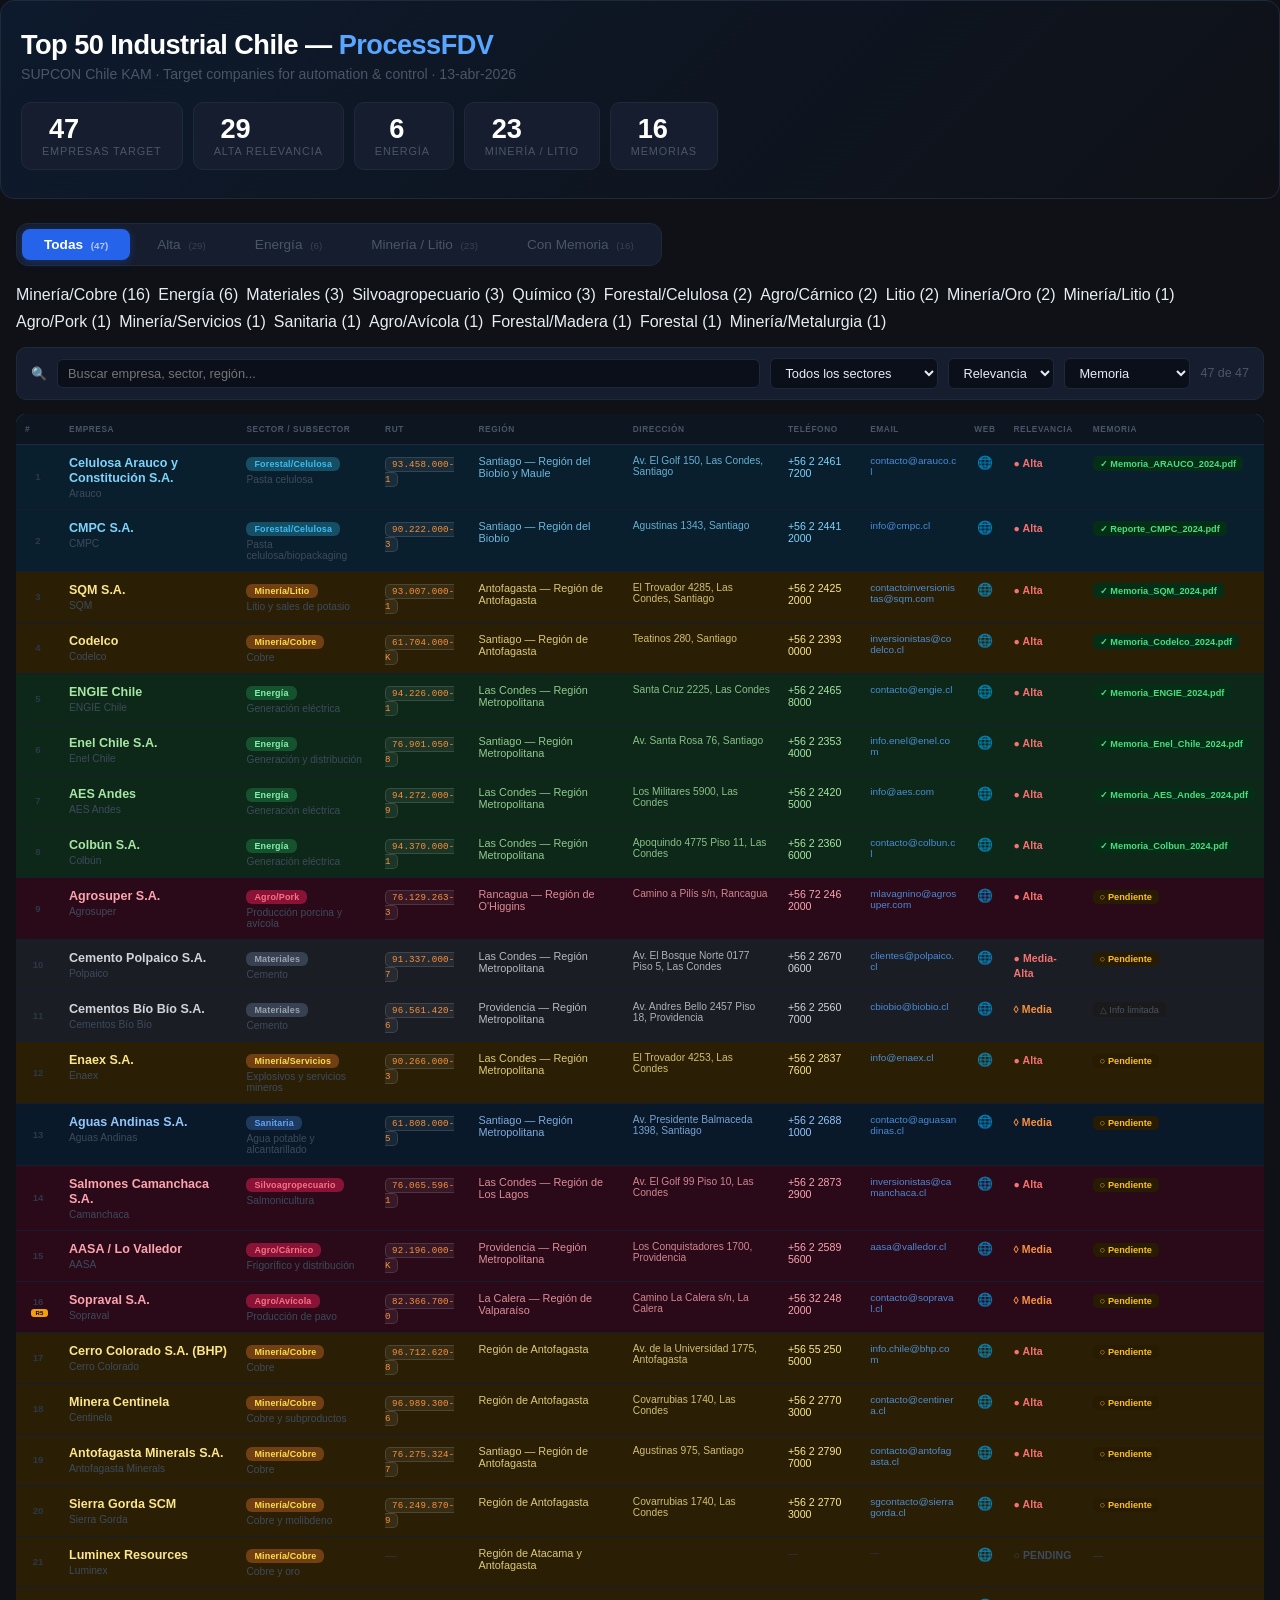
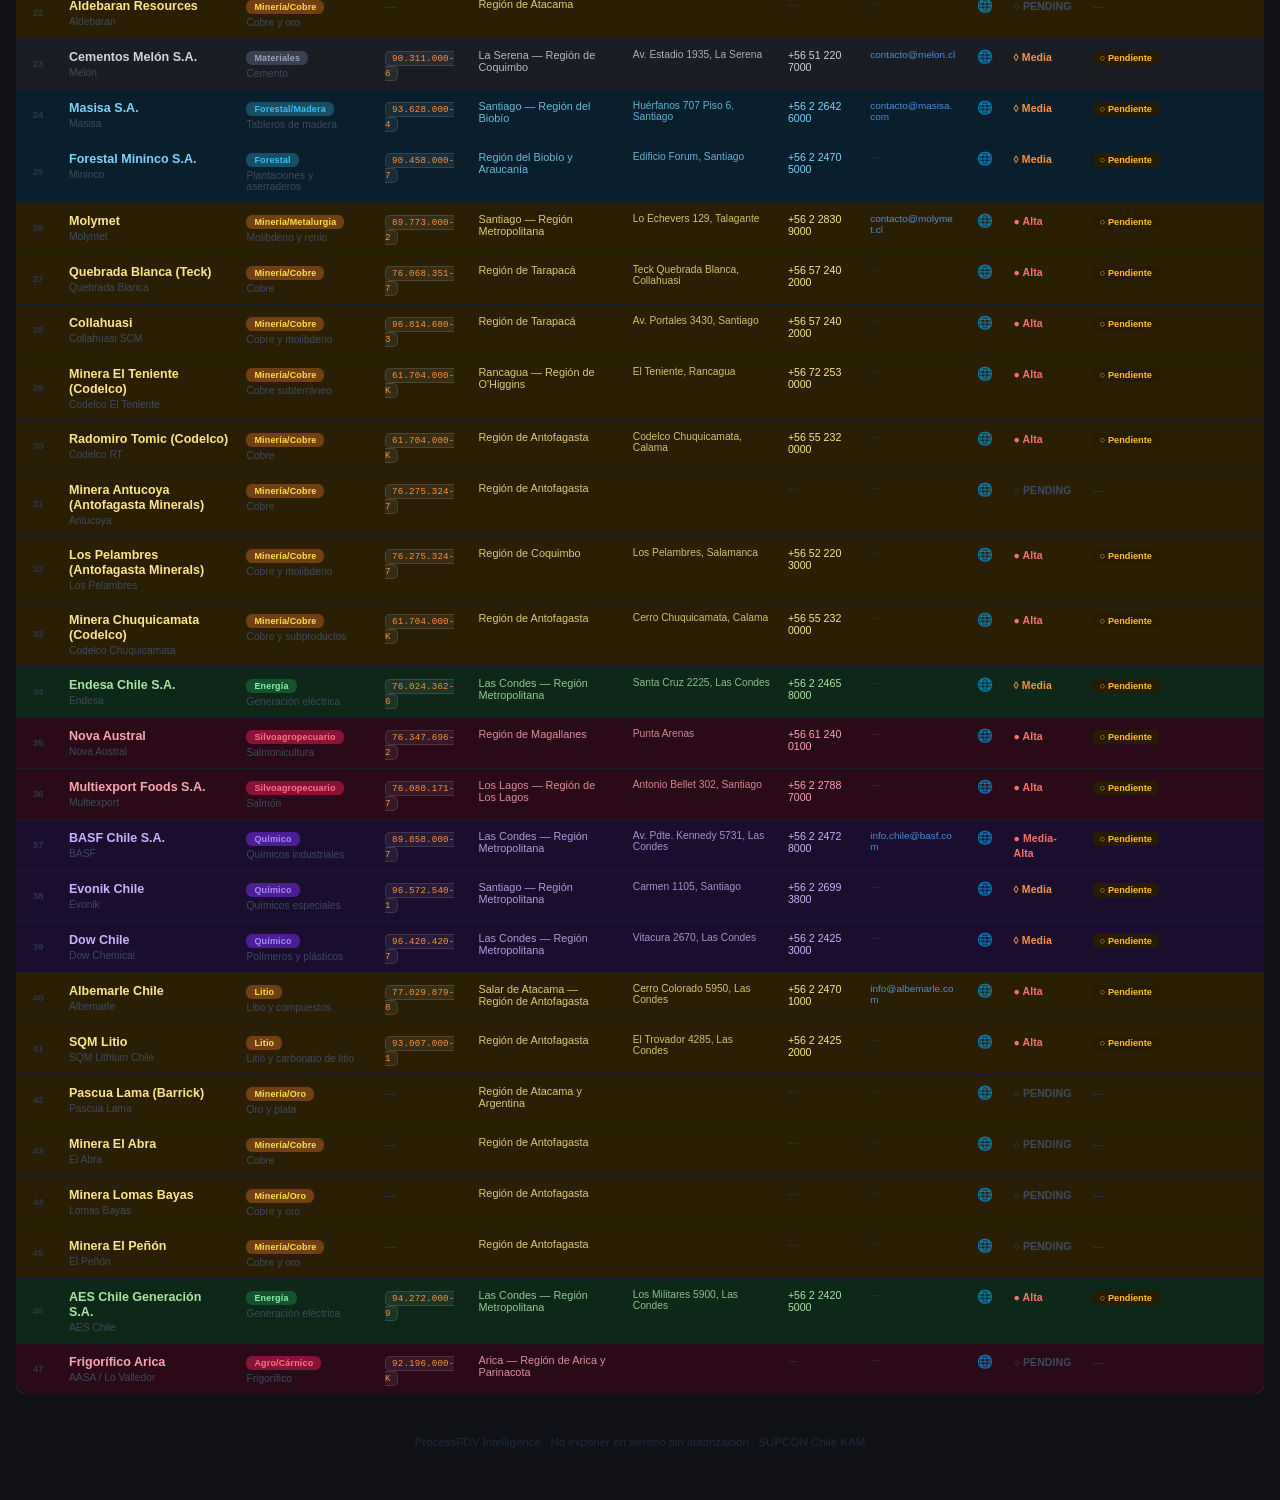
<file: top50_chile.html>
<!DOCTYPE html>
<html lang="es">
<head>
<meta charset="UTF-8">
<meta name="viewport" content="width=device-width, initial-scale=1.0">
<title>Top 50 Industrial Chile — ProcessFDV Intelligence</title>
<style>
*{box-sizing:border-box;margin:0;padding:0}
body{font-family:-apple-system,BlinkMacSystemFont,'Segoe UI',Roboto,sans-serif;background:#0f1117;color:#e6edf3}
a{color:#58a6ff;text-decoration:none}
a:hover{text-decoration:underline}
.c{max-width:1600px;margin:0 auto;padding:0 16px 40px}
header{background:linear-gradient(135deg,#0d1a2d 0%,#0f1117 100%);border:1px solid #1e2a3a;padding:28px 20px;margin-bottom:24px;border-radius:14px}
header .inner{max-width:1600px;margin:0 auto}
h1{color:#fff;font-size:1.7em;font-weight:800;letter-spacing:-.02em}
h1 span{color:#58a6ff}
.subh{color:#4a5568;font-size:.88em;margin-top:5px;font-weight:400}
.stats{display:flex;gap:10px;flex-wrap:wrap;margin-top:20px}
.st{background:#161d2e;border:1px solid #1e2a3a;border-radius:10px;padding:12px 20px;min-width:100px}
.st .n{font-size:1.7em;font-weight:800;color:#fff;line-height:1}
.st .l{font-size:.68em;color:#4a5568;text-transform:uppercase;letter-spacing:.08em;margin-top:3px;font-weight:500}
.tabs{display:flex;gap:5px;margin-bottom:16px;background:#161d2e;border:1px solid #1e2a3a;padding:5px;border-radius:12px;width:fit-content}
.tab{padding:8px 22px;border-radius:8px;cursor:pointer;font-size:.85em;color:#4a5568;border:none;background:transparent;transition:all .2s;font-weight:500}
.tab:hover{color:#94a3b8;background:#1e2a3a}
.tab.active{background:#2563eb;color:#fff;font-weight:700;box-shadow:0 2px 8px rgba(37,99,235,.3)}
.tab .cnt{font-size:.72em;opacity:.65;margin-left:4px}
.bar{display:flex;gap:10px;flex-wrap:wrap;align-items:center;margin-bottom:14px;background:#161d2e;border:1px solid #1e2a3a;border-radius:10px;padding:10px 14px}
.bar label{color:#4a5568;font-size:.8em}
.bar input,.bar select{background:#0a0f1a;border:1px solid #1e2a3a;border-radius:6px;color:#e6edf3;padding:6px 10px;font-size:.8em}
.bar input:focus,.bar select:focus{border-color:#2563eb;outline:none;box-shadow:0 0 0 2px rgba(37,99,235,.2)}
.bar input{flex:1;min-width:160px}
select{cursor:pointer}
.cnt-row{margin-left:auto;color:#4a5568;font-size:.78em}
table{width:100%;border-collapse:collapse;border-radius:12px;overflow:hidden;font-size:.8em;box-shadow:0 0 0 1px #1e2a3a}
thead tr{background:#0d1520}
th{padding:10px 9px;text-align:left;color:#4a5568;font-weight:600;text-transform:uppercase;font-size:.65em;letter-spacing:.07em;border-bottom:1px solid #1e2a3a;white-space:nowrap;position:sticky;top:0;z-index:1}
td{padding:10px 9px;border-bottom:1px solid #161d2e;vertical-align:top}
tr:last-child td{border-bottom:none}
tr:hover td{filter:brightness(1.15);transition:filter .1s}
.n{color:#2d3748;font-size:.75em;width:44px;vertical-align:middle;text-align:center;font-weight:700}
.r5tag{display:inline-block;background:#f59e0b;color:#000;font-size:.58em;font-weight:800;padding:1px 4px;border-radius:3px;margin-left:3px;vertical-align:middle;letter-spacing:.05em}
.co strong{font-size:.98em;font-weight:600}
.sub{color:#3d4a5c;font-size:.8em;margin-top:3px;display:block}
.badge{display:inline-block;border-radius:6px;padding:2px 8px;font-size:.7em;font-weight:700;white-space:nowrap;letter-spacing:.02em}
.rut{background:rgba(255,255,255,.06);border:1px solid rgba(255,255,255,.12);border-radius:5px;padding:1px 6px;font-size:.88em;color:#fb923c;font-family:monospace;letter-spacing:.02em}
.reg{font-size:.85em;color:inherit;opacity:.85}
.dir{font-size:.8em;opacity:.8}
.tel{font-size:.83em}
.em{font-size:.78em;max-width:170px;word-break:break-all;opacity:.9}
.wb{text-align:center;opacity:.8}
.lnk{color:#58a6ff;opacity:.9}
.muted{color:#2d3748;font-size:.9em}
.rel{font-size:.82em;font-weight:700;letter-spacing:.01em}
.ra{color:#f87171}
.rm{color:#fb923c}
.rb{color:#3d4a5c}
.mem-ok{background:#052e16;color:#4ade80;border-radius:5px;padding:2px 7px;font-size:.72em;font-weight:700;display:inline-block;white-space:nowrap}
.mem-pend{background:#271c02;color:#fbbf24;border-radius:5px;padding:2px 7px;font-size:.72em;font-weight:700;display:inline-block;white-space:nowrap}
.mem-lim{background:#1a1a1a;color:#4a5568;border-radius:5px;padding:2px 7px;font-size:.72em;display:inline-block;white-space:nowrap}
.mem-none{color:#2d3748;font-size:.8em}
.web{font-size:1.1em}
.sector-tags{display:flex;gap:8px;flex-wrap:wrap;margin:20px 0 14px}
.sg{background:#161d2e;border:1px solid #1e2a3a;border-radius:20px;padding:4px 12px;font-size:.78em;color:#3d4a5c}
.sg strong{color:#64748b}
.footer{text-align:center;color:#1e2a3a;font-size:.72em;margin-top:30px;padding:12px}
</style>
</head>
<body>
<header>
<div class="inner">
  <h1>Top 50 Industrial Chile &#8212; <span>ProcessFDV</span></h1>
  <div class="subh">SUPCON Chile KAM &middot; Target companies for automation &amp; control &middot; 13-abr-2026</div>
  <div class="stats">
    <div class="st"><div class="n">47</div><div class="l">Empresas Target</div></div>
    <div class="st"><div class="n">29</div><div class="l">Alta Relevancia</div></div>
    <div class="st"><div class="n">6</div><div class="l">Energ&iacute;a</div></div>
    <div class="st"><div class="n">23</div><div class="l">Miner&iacute;a / Litio</div></div>
    <div class="st"><div class="n">16</div><div class="l">Memorias</div></div>
  </div>
</div>
</header>
<div class="c">
<div class="tabs">
  <button class="tab active" onclick="setTab('all',this)">Todas <span class="cnt">(47)</span></button>
  <button class="tab" onclick="setTab('alta',this)">Alta <span class="cnt">(29)</span></button>
  <button class="tab" onclick="setTab('energia',this)">Energ&iacute;a <span class="cnt">(6)</span></button>
  <button class="tab" onclick="setTab('mineria',this)">Miner&iacute;a / Litio <span class="cnt">(23)</span></button>
  <button class="tab" onclick="setTab('memoria',this)">Con Memoria <span class="cnt">(16)</span></button>
</div>
<div class="sector-tags"><option value="Minería/Cobre">Minería/Cobre (16)</option><option value="Energía">Energía (6)</option><option value="Materiales">Materiales (3)</option><option value="Silvoagropecuario">Silvoagropecuario (3)</option><option value="Químico">Químico (3)</option><option value="Forestal/Celulosa">Forestal/Celulosa (2)</option><option value="Agro/Cárnico">Agro/Cárnico (2)</option><option value="Litio">Litio (2)</option><option value="Minería/Oro">Minería/Oro (2)</option><option value="Minería/Litio">Minería/Litio (1)</option><option value="Agro/Pork">Agro/Pork (1)</option><option value="Minería/Servicios">Minería/Servicios (1)</option><option value="Sanitaria">Sanitaria (1)</option><option value="Agro/Avícola">Agro/Avícola (1)</option><option value="Forestal/Madera">Forestal/Madera (1)</option><option value="Forestal">Forestal (1)</option><option value="Minería/Metalurgia">Minería/Metalurgia (1)</option></div>
<div class="bar">
  <label>&#128269;</label>
  <input type="text" id="search" placeholder="Buscar empresa, sector, regi&oacute;n..." oninput="filter()">
  <select id="sec"><option value="">Todos los sectores</option><option value="Minería/Cobre">Minería/Cobre (16)</option><option value="Energía">Energía (6)</option><option value="Materiales">Materiales (3)</option><option value="Silvoagropecuario">Silvoagropecuario (3)</option><option value="Químico">Químico (3)</option><option value="Forestal/Celulosa">Forestal/Celulosa (2)</option><option value="Agro/Cárnico">Agro/Cárnico (2)</option><option value="Litio">Litio (2)</option><option value="Minería/Oro">Minería/Oro (2)</option><option value="Minería/Litio">Minería/Litio (1)</option><option value="Agro/Pork">Agro/Pork (1)</option><option value="Minería/Servicios">Minería/Servicios (1)</option><option value="Sanitaria">Sanitaria (1)</option><option value="Agro/Avícola">Agro/Avícola (1)</option><option value="Forestal/Madera">Forestal/Madera (1)</option><option value="Forestal">Forestal (1)</option><option value="Minería/Metalurgia">Minería/Metalurgia (1)</option></select>
  <select id="rel"><option value="">Relevancia</option><option>Alta</option><option>Media</option><option>Baja</option></select>
  <select id="mem"><option value="">Memoria</option><option value="ok">&#10003; Descargada</option><option value="pend">Pendiente</option></select>
  <span class="cnt-row" id="cnt"></span>
</div>
<div style="overflow-x:auto">
<table>
<thead>
<tr><th>#</th><th>Empresa</th><th>Sector / Subsector</th><th>RUT</th><th>Regi&oacute;n</th><th>Direcci&oacute;n</th><th>Tel&eacute;fono</th><th>Email</th><th>Web</th><th>Relevancia</th><th>Memoria</th></tr>
</thead>
<tbody id="tbody"><tr data-sector="Forestal/Celulosa" data-region="Santiago — Región del Biobío y Maule" data-rel="Alta" data-mem="Memoria_ARAUCO_2024.pdf" style="background:#0a1f2e;color:#7dd3fc">
  <td class="n">1</td>
  <td class="co"><strong>Celulosa Arauco y Constitución S.A.</strong><br><span class="sub">Arauco</span></td>
  <td><span class="badge" style="background:#164e63;color:#38bdf8">Forestal/Celulosa</span><br><span class="sub">Pasta celulosa</span></td>
  <td><code class="rut">93.458.000-1</code></td>
  <td class="reg">Santiago — Región del Biobío y Maule</td>
  <td class="dir">Av. El Golf 150, Las Condes, Santiago</td>
  <td class="tel">+56 2 2461 7200</td>
  <td class="em"><a href="mailto:contacto@arauco.cl" class="lnk">contacto@arauco.cl</a></td>
  <td class="wb"><a href="https://arauco.com" target="_blank" class="lnk">&#127760;</a></td>
  <td><span class="rel ra">&#9679; Alta</span></td>
  <td><span class="mem-ok">&#10003; Memoria_ARAUCO_2024.pdf</span></td>
</tr>
<tr data-sector="Forestal/Celulosa" data-region="Santiago — Región del Biobío" data-rel="Alta" data-mem="Reporte_CMPC_2024.pdf" style="background:#0a1f2e;color:#7dd3fc">
  <td class="n">2</td>
  <td class="co"><strong>CMPC S.A.</strong><br><span class="sub">CMPC</span></td>
  <td><span class="badge" style="background:#164e63;color:#38bdf8">Forestal/Celulosa</span><br><span class="sub">Pasta celulosa/biopackaging</span></td>
  <td><code class="rut">90.222.000-3</code></td>
  <td class="reg">Santiago — Región del Biobío</td>
  <td class="dir">Agustinas 1343, Santiago</td>
  <td class="tel">+56 2 2441 2000</td>
  <td class="em"><a href="mailto:info@cmpc.cl" class="lnk">info@cmpc.cl</a></td>
  <td class="wb"><a href="https://www.cmpc.com" target="_blank" class="lnk">&#127760;</a></td>
  <td><span class="rel ra">&#9679; Alta</span></td>
  <td><span class="mem-ok">&#10003; Reporte_CMPC_2024.pdf</span></td>
</tr>
<tr data-sector="Minería/Litio" data-region="Antofagasta — Región de Antofagasta" data-rel="Alta" data-mem="Memoria_SQM_2024.pdf" style="background:#2a1f05;color:#fde68a">
  <td class="n">3</td>
  <td class="co"><strong>SQM S.A.</strong><br><span class="sub">SQM</span></td>
  <td><span class="badge" style="background:#713f12;color:#fde047">Minería/Litio</span><br><span class="sub">Litio y sales de potasio</span></td>
  <td><code class="rut">93.007.000-1</code></td>
  <td class="reg">Antofagasta — Región de Antofagasta</td>
  <td class="dir">El Trovador 4285, Las Condes, Santiago</td>
  <td class="tel">+56 2 2425 2000</td>
  <td class="em"><a href="mailto:contactoinversionistas@sqm.com" class="lnk">contactoinversionistas@sqm.com</a></td>
  <td class="wb"><a href="https://ir.sqm.com" target="_blank" class="lnk">&#127760;</a></td>
  <td><span class="rel ra">&#9679; Alta</span></td>
  <td><span class="mem-ok">&#10003; Memoria_SQM_2024.pdf</span></td>
</tr>
<tr data-sector="Minería/Cobre" data-region="Santiago — Región de Antofagasta" data-rel="Alta" data-mem="Memoria_Codelco_2024.pdf" style="background:#2a1f05;color:#fde68a">
  <td class="n">4</td>
  <td class="co"><strong>Codelco</strong><br><span class="sub">Codelco</span></td>
  <td><span class="badge" style="background:#713f12;color:#fde047">Minería/Cobre</span><br><span class="sub">Cobre</span></td>
  <td><code class="rut">61.704.000-K</code></td>
  <td class="reg">Santiago — Región de Antofagasta</td>
  <td class="dir">Teatinos 280, Santiago</td>
  <td class="tel">+56 2 2393 0000</td>
  <td class="em"><a href="mailto:inversionistas@codelco.cl" class="lnk">inversionistas@codelco.cl</a></td>
  <td class="wb"><a href="https://www.codelco.com" target="_blank" class="lnk">&#127760;</a></td>
  <td><span class="rel ra">&#9679; Alta</span></td>
  <td><span class="mem-ok">&#10003; Memoria_Codelco_2024.pdf</span></td>
</tr>
<tr data-sector="Energía" data-region="Las Condes — Región Metropolitana" data-rel="Alta" data-mem="Memoria_ENGIE_2024.pdf" style="background:#0d2818;color:#a8e6a3">
  <td class="n">5</td>
  <td class="co"><strong>ENGIE Chile</strong><br><span class="sub">ENGIE Chile</span></td>
  <td><span class="badge" style="background:#14532d;color:#86efac">Energía</span><br><span class="sub">Generación eléctrica</span></td>
  <td><code class="rut">94.226.000-1</code></td>
  <td class="reg">Las Condes — Región Metropolitana</td>
  <td class="dir">Santa Cruz 2225, Las Condes</td>
  <td class="tel">+56 2 2465 8000</td>
  <td class="em"><a href="mailto:contacto@engie.cl" class="lnk">contacto@engie.cl</a></td>
  <td class="wb"><a href="https://www.engie.cl" target="_blank" class="lnk">&#127760;</a></td>
  <td><span class="rel ra">&#9679; Alta</span></td>
  <td><span class="mem-ok">&#10003; Memoria_ENGIE_2024.pdf</span></td>
</tr>
<tr data-sector="Energía" data-region="Santiago — Región Metropolitana" data-rel="Alta" data-mem="Memoria_Enel_Chile_2024.pdf" style="background:#0d2818;color:#a8e6a3">
  <td class="n">6</td>
  <td class="co"><strong>Enel Chile S.A.</strong><br><span class="sub">Enel Chile</span></td>
  <td><span class="badge" style="background:#14532d;color:#86efac">Energía</span><br><span class="sub">Generación y distribución</span></td>
  <td><code class="rut">76.901.050-8</code></td>
  <td class="reg">Santiago — Región Metropolitana</td>
  <td class="dir">Av. Santa Rosa 76, Santiago</td>
  <td class="tel">+56 2 2353 4000</td>
  <td class="em"><a href="mailto:info.enel@enel.com" class="lnk">info.enel@enel.com</a></td>
  <td class="wb"><a href="https://www.enel.cl" target="_blank" class="lnk">&#127760;</a></td>
  <td><span class="rel ra">&#9679; Alta</span></td>
  <td><span class="mem-ok">&#10003; Memoria_Enel_Chile_2024.pdf</span></td>
</tr>
<tr data-sector="Energía" data-region="Las Condes — Región Metropolitana" data-rel="Alta" data-mem="Memoria_AES_Andes_2024.pdf" style="background:#0d2818;color:#a8e6a3">
  <td class="n">7</td>
  <td class="co"><strong>AES Andes</strong><br><span class="sub">AES Andes</span></td>
  <td><span class="badge" style="background:#14532d;color:#86efac">Energía</span><br><span class="sub">Generación eléctrica</span></td>
  <td><code class="rut">94.272.000-9</code></td>
  <td class="reg">Las Condes — Región Metropolitana</td>
  <td class="dir">Los Militares 5900, Las Condes</td>
  <td class="tel">+56 2 2420 5000</td>
  <td class="em"><a href="mailto:info@aes.com" class="lnk">info@aes.com</a></td>
  <td class="wb"><a href="https://ir.aes.com" target="_blank" class="lnk">&#127760;</a></td>
  <td><span class="rel ra">&#9679; Alta</span></td>
  <td><span class="mem-ok">&#10003; Memoria_AES_Andes_2024.pdf</span></td>
</tr>
<tr data-sector="Energía" data-region="Las Condes — Región Metropolitana" data-rel="Alta" data-mem="Memoria_Colbun_2024.pdf" style="background:#0d2818;color:#a8e6a3">
  <td class="n">8</td>
  <td class="co"><strong>Colbún S.A.</strong><br><span class="sub">Colbún</span></td>
  <td><span class="badge" style="background:#14532d;color:#86efac">Energía</span><br><span class="sub">Generación eléctrica</span></td>
  <td><code class="rut">94.370.000-1</code></td>
  <td class="reg">Las Condes — Región Metropolitana</td>
  <td class="dir">Apoquindo 4775 Piso 11, Las Condes</td>
  <td class="tel">+56 2 2360 6000</td>
  <td class="em"><a href="mailto:contacto@colbun.cl" class="lnk">contacto@colbun.cl</a></td>
  <td class="wb"><a href="https://www.colbun.cl" target="_blank" class="lnk">&#127760;</a></td>
  <td><span class="rel ra">&#9679; Alta</span></td>
  <td><span class="mem-ok">&#10003; Memoria_Colbun_2024.pdf</span></td>
</tr>
<tr data-sector="Agro/Pork" data-region="Rancagua — Región de O'Higgins" data-rel="Alta" data-mem="PENDING" style="background:#2a0a18;color:#fda4af">
  <td class="n">9</td>
  <td class="co"><strong>Agrosuper S.A.</strong><br><span class="sub">Agrosuper</span></td>
  <td><span class="badge" style="background:#881337;color:#fb7185">Agro/Pork</span><br><span class="sub">Producción porcina y avícola</span></td>
  <td><code class="rut">76.129.263-3</code></td>
  <td class="reg">Rancagua — Región de O'Higgins</td>
  <td class="dir">Camino a Pilís s/n, Rancagua</td>
  <td class="tel">+56 72 246 2000</td>
  <td class="em"><a href="mailto:mlavagnino@agrosuper.com" class="lnk">mlavagnino@agrosuper.com</a></td>
  <td class="wb"><a href="https://www.agrosuper.com" target="_blank" class="lnk">&#127760;</a></td>
  <td><span class="rel ra">&#9679; Alta</span></td>
  <td><span class="mem-pend">&#9675; Pendiente</span></td>
</tr>
<tr data-sector="Materiales" data-region="Las Condes — Región Metropolitana" data-rel="Media-Alta" data-mem="PENDING" style="background:#1a1d24;color:#d1d5db">
  <td class="n">10</td>
  <td class="co"><strong>Cemento Polpaico S.A.</strong><br><span class="sub">Polpaico</span></td>
  <td><span class="badge" style="background:#374151;color:#9ca3af">Materiales</span><br><span class="sub">Cemento</span></td>
  <td><code class="rut">91.337.000-7</code></td>
  <td class="reg">Las Condes — Región Metropolitana</td>
  <td class="dir">Av. El Bosque Norte 0177 Piso 5, Las Condes</td>
  <td class="tel">+56 2 2670 0600</td>
  <td class="em"><a href="mailto:clientes@polpaico.cl" class="lnk">clientes@polpaico.cl</a></td>
  <td class="wb"><a href="https://www.cementopolpaico.cl" target="_blank" class="lnk">&#127760;</a></td>
  <td><span class="rel ra">&#9679; Media-Alta</span></td>
  <td><span class="mem-pend">&#9675; Pendiente</span></td>
</tr>
<tr data-sector="Materiales" data-region="Providencia — Región Metropolitana" data-rel="Media" data-mem="LIMITED" style="background:#1a1d24;color:#d1d5db">
  <td class="n">11</td>
  <td class="co"><strong>Cementos Bío Bío S.A.</strong><br><span class="sub">Cementos Bío Bío</span></td>
  <td><span class="badge" style="background:#374151;color:#9ca3af">Materiales</span><br><span class="sub">Cemento</span></td>
  <td><code class="rut">96.561.420-6</code></td>
  <td class="reg">Providencia — Región Metropolitana</td>
  <td class="dir">Av. Andres Bello 2457 Piso 18, Providencia</td>
  <td class="tel">+56 2 2560 7000</td>
  <td class="em"><a href="mailto:cbiobio@biobio.cl" class="lnk">cbiobio@biobio.cl</a></td>
  <td class="wb"><a href="https://www.cementosbbio.cl" target="_blank" class="lnk">&#127760;</a></td>
  <td><span class="rel rm">&#9674; Media</span></td>
  <td><span class="mem-lim">&#9651; Info limitada</span></td>
</tr>
<tr data-sector="Minería/Servicios" data-region="Las Condes — Región Metropolitana" data-rel="Alta" data-mem="PENDING" style="background:#2a1f05;color:#fde68a">
  <td class="n">12</td>
  <td class="co"><strong>Enaex S.A.</strong><br><span class="sub">Enaex</span></td>
  <td><span class="badge" style="background:#713f12;color:#fde047">Minería/Servicios</span><br><span class="sub">Explosivos y servicios mineros</span></td>
  <td><code class="rut">90.266.000-3</code></td>
  <td class="reg">Las Condes — Región Metropolitana</td>
  <td class="dir">El Trovador 4253, Las Condes</td>
  <td class="tel">+56 2 2837 7600</td>
  <td class="em"><a href="mailto:info@enaex.cl" class="lnk">info@enaex.cl</a></td>
  <td class="wb"><a href="https://www.enaex.com" target="_blank" class="lnk">&#127760;</a></td>
  <td><span class="rel ra">&#9679; Alta</span></td>
  <td><span class="mem-pend">&#9675; Pendiente</span></td>
</tr>
<tr data-sector="Sanitaria" data-region="Santiago — Región Metropolitana" data-rel="Media" data-mem="PENDING" style="background:#0a1929;color:#93c5fd">
  <td class="n">13</td>
  <td class="co"><strong>Aguas Andinas S.A.</strong><br><span class="sub">Aguas Andinas</span></td>
  <td><span class="badge" style="background:#1e3a5f;color:#60a5fa">Sanitaria</span><br><span class="sub">Agua potable y alcantarillado</span></td>
  <td><code class="rut">61.808.000-5</code></td>
  <td class="reg">Santiago — Región Metropolitana</td>
  <td class="dir">Av. Presidente Balmaceda 1398, Santiago</td>
  <td class="tel">+56 2 2688 1000</td>
  <td class="em"><a href="mailto:contacto@aguasandinas.cl" class="lnk">contacto@aguasandinas.cl</a></td>
  <td class="wb"><a href="https://www.aguasandinas.cl" target="_blank" class="lnk">&#127760;</a></td>
  <td><span class="rel rm">&#9674; Media</span></td>
  <td><span class="mem-pend">&#9675; Pendiente</span></td>
</tr>
<tr data-sector="Silvoagropecuario" data-region="Las Condes — Región de Los Lagos" data-rel="Alta" data-mem="PENDING" style="background:#2a0a18;color:#fda4af">
  <td class="n">14</td>
  <td class="co"><strong>Salmones Camanchaca S.A.</strong><br><span class="sub">Camanchaca</span></td>
  <td><span class="badge" style="background:#881337;color:#fb7185">Silvoagropecuario</span><br><span class="sub">Salmonicultura</span></td>
  <td><code class="rut">76.065.596-1</code></td>
  <td class="reg">Las Condes — Región de Los Lagos</td>
  <td class="dir">Av. El Golf 99 Piso 10, Las Condes</td>
  <td class="tel">+56 2 2873 2900</td>
  <td class="em"><a href="mailto:inversionistas@camanchaca.cl" class="lnk">inversionistas@camanchaca.cl</a></td>
  <td class="wb"><a href="https://www.camanchaca.cl" target="_blank" class="lnk">&#127760;</a></td>
  <td><span class="rel ra">&#9679; Alta</span></td>
  <td><span class="mem-pend">&#9675; Pendiente</span></td>
</tr>
<tr data-sector="Agro/Cárnico" data-region="Providencia — Región Metropolitana" data-rel="Media" data-mem="PENDING" style="background:#2a0a18;color:#fda4af">
  <td class="n">15</td>
  <td class="co"><strong>AASA / Lo Valledor</strong><br><span class="sub">AASA</span></td>
  <td><span class="badge" style="background:#881337;color:#fb7185">Agro/Cárnico</span><br><span class="sub">Frigorífico y distribución</span></td>
  <td><code class="rut">92.196.000-K</code></td>
  <td class="reg">Providencia — Región Metropolitana</td>
  <td class="dir">Los Conquistadores 1700, Providencia</td>
  <td class="tel">+56 2 2589 5600</td>
  <td class="em"><a href="mailto:aasa@valledor.cl" class="lnk">aasa@valledor.cl</a></td>
  <td class="wb"><a href="https://www.valledor.cl" target="_blank" class="lnk">&#127760;</a></td>
  <td><span class="rel rm">&#9674; Media</span></td>
  <td><span class="mem-pend">&#9675; Pendiente</span></td>
</tr>
<tr data-sector="Agro/Avícola" data-region="La Calera — Región de Valparaíso" data-rel="Media" data-mem="PENDING" style="background:#2a0a18;color:#fda4af">
  <td class="n">16<span class="r5tag">R5</span></td>
  <td class="co"><strong>Sopraval S.A.</strong><br><span class="sub">Sopraval</span></td>
  <td><span class="badge" style="background:#881337;color:#fb7185">Agro/Avícola</span><br><span class="sub">Producción de pavo</span></td>
  <td><code class="rut">82.366.700-0</code></td>
  <td class="reg">La Calera — Región de Valparaíso</td>
  <td class="dir">Camino La Calera s/n, La Calera</td>
  <td class="tel">+56 32 248 2000</td>
  <td class="em"><a href="mailto:contacto@sopraval.cl" class="lnk">contacto@sopraval.cl</a></td>
  <td class="wb"><a href="https://www.sopraval.cl" target="_blank" class="lnk">&#127760;</a></td>
  <td><span class="rel rm">&#9674; Media</span></td>
  <td><span class="mem-pend">&#9675; Pendiente</span></td>
</tr>
<tr data-sector="Minería/Cobre" data-region="Región de Antofagasta" data-rel="Alta" data-mem="PENDING" style="background:#2a1f05;color:#fde68a">
  <td class="n">17</td>
  <td class="co"><strong>Cerro Colorado S.A. (BHP)</strong><br><span class="sub">Cerro Colorado</span></td>
  <td><span class="badge" style="background:#713f12;color:#fde047">Minería/Cobre</span><br><span class="sub">Cobre</span></td>
  <td><code class="rut">96.712.620-8</code></td>
  <td class="reg">Región de Antofagasta</td>
  <td class="dir">Av. de la Universidad 1775, Antofagasta</td>
  <td class="tel">+56 55 250 5000</td>
  <td class="em"><a href="mailto:info.chile@bhp.com" class="lnk">info.chile@bhp.com</a></td>
  <td class="wb"><a href="https://www.bhp.com" target="_blank" class="lnk">&#127760;</a></td>
  <td><span class="rel ra">&#9679; Alta</span></td>
  <td><span class="mem-pend">&#9675; Pendiente</span></td>
</tr>
<tr data-sector="Minería/Cobre" data-region="Región de Antofagasta" data-rel="Alta" data-mem="PENDING" style="background:#2a1f05;color:#fde68a">
  <td class="n">18</td>
  <td class="co"><strong>Minera Centinela</strong><br><span class="sub">Centinela</span></td>
  <td><span class="badge" style="background:#713f12;color:#fde047">Minería/Cobre</span><br><span class="sub">Cobre y subproductos</span></td>
  <td><code class="rut">96.989.300-6</code></td>
  <td class="reg">Región de Antofagasta</td>
  <td class="dir">Covarrubias 1740, Las Condes</td>
  <td class="tel">+56 2 2770 3000</td>
  <td class="em"><a href="mailto:contacto@centinera.cl" class="lnk">contacto@centinera.cl</a></td>
  <td class="wb"><a href="https://www.centinera.cl" target="_blank" class="lnk">&#127760;</a></td>
  <td><span class="rel ra">&#9679; Alta</span></td>
  <td><span class="mem-pend">&#9675; Pendiente</span></td>
</tr>
<tr data-sector="Minería/Cobre" data-region="Santiago — Región de Antofagasta" data-rel="Alta" data-mem="PENDING" style="background:#2a1f05;color:#fde68a">
  <td class="n">19</td>
  <td class="co"><strong>Antofagasta Minerals S.A.</strong><br><span class="sub">Antofagasta Minerals</span></td>
  <td><span class="badge" style="background:#713f12;color:#fde047">Minería/Cobre</span><br><span class="sub">Cobre</span></td>
  <td><code class="rut">76.275.324-7</code></td>
  <td class="reg">Santiago — Región de Antofagasta</td>
  <td class="dir">Agustinas 975, Santiago</td>
  <td class="tel">+56 2 2790 7000</td>
  <td class="em"><a href="mailto:contacto@antofagasta.cl" class="lnk">contacto@antofagasta.cl</a></td>
  <td class="wb"><a href="https://www.aminerals.cl" target="_blank" class="lnk">&#127760;</a></td>
  <td><span class="rel ra">&#9679; Alta</span></td>
  <td><span class="mem-pend">&#9675; Pendiente</span></td>
</tr>
<tr data-sector="Minería/Cobre" data-region="Región de Antofagasta" data-rel="Alta" data-mem="PENDING" style="background:#2a1f05;color:#fde68a">
  <td class="n">20</td>
  <td class="co"><strong>Sierra Gorda SCM</strong><br><span class="sub">Sierra Gorda</span></td>
  <td><span class="badge" style="background:#713f12;color:#fde047">Minería/Cobre</span><br><span class="sub">Cobre y molibdeno</span></td>
  <td><code class="rut">76.249.870-9</code></td>
  <td class="reg">Región de Antofagasta</td>
  <td class="dir">Covarrubias 1740, Las Condes</td>
  <td class="tel">+56 2 2770 3000</td>
  <td class="em"><a href="mailto:sgcontacto@sierragorda.cl" class="lnk">sgcontacto@sierragorda.cl</a></td>
  <td class="wb"><a href="https://www.sierragorda.cl" target="_blank" class="lnk">&#127760;</a></td>
  <td><span class="rel ra">&#9679; Alta</span></td>
  <td><span class="mem-pend">&#9675; Pendiente</span></td>
</tr>
<tr data-sector="Minería/Cobre" data-region="Región de Atacama y Antofagasta" data-rel="PENDING" data-mem="None" style="background:#2a1f05;color:#fde68a">
  <td class="n">21</td>
  <td class="co"><strong>Luminex Resources</strong><br><span class="sub">Luminex</span></td>
  <td><span class="badge" style="background:#713f12;color:#fde047">Minería/Cobre</span><br><span class="sub">Cobre y oro</span></td>
  <td><span class="muted">&#8212;</span></td>
  <td class="reg">Región de Atacama y Antofagasta</td>
  <td class="dir"></td>
  <td class="tel"><span class="muted">&#8212;</span></td>
  <td class="em"><span class="muted">&#8212;</span></td>
  <td class="wb"><a href="Por definir" target="_blank" class="lnk">&#127760;</a></td>
  <td><span class="rel rb">&#9675; PENDING</span></td>
  <td><span class="mem-none">&#8212;</span></td>
</tr>
<tr data-sector="Minería/Cobre" data-region="Región de Atacama" data-rel="PENDING" data-mem="None" style="background:#2a1f05;color:#fde68a">
  <td class="n">22</td>
  <td class="co"><strong>Aldebaran Resources</strong><br><span class="sub">Aldebaran</span></td>
  <td><span class="badge" style="background:#713f12;color:#fde047">Minería/Cobre</span><br><span class="sub">Cobre y oro</span></td>
  <td><span class="muted">&#8212;</span></td>
  <td class="reg">Región de Atacama</td>
  <td class="dir"></td>
  <td class="tel"><span class="muted">&#8212;</span></td>
  <td class="em"><span class="muted">&#8212;</span></td>
  <td class="wb"><a href="Por definir" target="_blank" class="lnk">&#127760;</a></td>
  <td><span class="rel rb">&#9675; PENDING</span></td>
  <td><span class="mem-none">&#8212;</span></td>
</tr>
<tr data-sector="Materiales" data-region="La Serena — Región de Coquimbo" data-rel="Media" data-mem="PENDING" style="background:#1a1d24;color:#d1d5db">
  <td class="n">23</td>
  <td class="co"><strong>Cementos Melón S.A.</strong><br><span class="sub">Melón</span></td>
  <td><span class="badge" style="background:#374151;color:#9ca3af">Materiales</span><br><span class="sub">Cemento</span></td>
  <td><code class="rut">90.311.000-6</code></td>
  <td class="reg">La Serena — Región de Coquimbo</td>
  <td class="dir">Av. Estadio 1935, La Serena</td>
  <td class="tel">+56 51 220 7000</td>
  <td class="em"><a href="mailto:contacto@melon.cl" class="lnk">contacto@melon.cl</a></td>
  <td class="wb"><a href="https://www.melon.cl" target="_blank" class="lnk">&#127760;</a></td>
  <td><span class="rel rm">&#9674; Media</span></td>
  <td><span class="mem-pend">&#9675; Pendiente</span></td>
</tr>
<tr data-sector="Forestal/Madera" data-region="Santiago — Región del Biobío" data-rel="Media" data-mem="PENDING" style="background:#0a1f2e;color:#7dd3fc">
  <td class="n">24</td>
  <td class="co"><strong>Masisa S.A.</strong><br><span class="sub">Masisa</span></td>
  <td><span class="badge" style="background:#164e63;color:#38bdf8">Forestal/Madera</span><br><span class="sub">Tableros de madera</span></td>
  <td><code class="rut">93.628.000-4</code></td>
  <td class="reg">Santiago — Región del Biobío</td>
  <td class="dir">Huérfanos 707 Piso 6, Santiago</td>
  <td class="tel">+56 2 2642 6000</td>
  <td class="em"><a href="mailto:contacto@masisa.com" class="lnk">contacto@masisa.com</a></td>
  <td class="wb"><a href="https://www.masisa.com" target="_blank" class="lnk">&#127760;</a></td>
  <td><span class="rel rm">&#9674; Media</span></td>
  <td><span class="mem-pend">&#9675; Pendiente</span></td>
</tr>
<tr data-sector="Forestal" data-region="Región del Biobío y Araucanía" data-rel="Media" data-mem="PENDING" style="background:#0a1f2e;color:#7dd3fc">
  <td class="n">25</td>
  <td class="co"><strong>Forestal Mininco S.A.</strong><br><span class="sub">Mininco</span></td>
  <td><span class="badge" style="background:#164e63;color:#38bdf8">Forestal</span><br><span class="sub">Plantaciones y aserraderos</span></td>
  <td><code class="rut">90.458.000-7</code></td>
  <td class="reg">Región del Biobío y Araucanía</td>
  <td class="dir">Edificio Forum, Santiago</td>
  <td class="tel">+56 2 2470 5000</td>
  <td class="em"><span class="muted">&#8212;</span></td>
  <td class="wb"><a href="https://www.mininco.cl" target="_blank" class="lnk">&#127760;</a></td>
  <td><span class="rel rm">&#9674; Media</span></td>
  <td><span class="mem-pend">&#9675; Pendiente</span></td>
</tr>
<tr data-sector="Minería/Metalurgia" data-region="Santiago — Región Metropolitana" data-rel="Alta" data-mem="PENDING" style="background:#2a1f05;color:#fde68a">
  <td class="n">26</td>
  <td class="co"><strong>Molymet</strong><br><span class="sub">Molymet</span></td>
  <td><span class="badge" style="background:#713f12;color:#fde047">Minería/Metalurgia</span><br><span class="sub">Molibdeno y renio</span></td>
  <td><code class="rut">89.773.000-2</code></td>
  <td class="reg">Santiago — Región Metropolitana</td>
  <td class="dir">Lo Echevers 129, Talagante</td>
  <td class="tel">+56 2 2830 9000</td>
  <td class="em"><a href="mailto:contacto@molymet.cl" class="lnk">contacto@molymet.cl</a></td>
  <td class="wb"><a href="https://www.molymet.cl" target="_blank" class="lnk">&#127760;</a></td>
  <td><span class="rel ra">&#9679; Alta</span></td>
  <td><span class="mem-pend">&#9675; Pendiente</span></td>
</tr>
<tr data-sector="Minería/Cobre" data-region="Región de Tarapacá" data-rel="Alta" data-mem="PENDING" style="background:#2a1f05;color:#fde68a">
  <td class="n">27</td>
  <td class="co"><strong>Quebrada Blanca (Teck)</strong><br><span class="sub">Quebrada Blanca</span></td>
  <td><span class="badge" style="background:#713f12;color:#fde047">Minería/Cobre</span><br><span class="sub">Cobre</span></td>
  <td><code class="rut">76.068.351-7</code></td>
  <td class="reg">Región de Tarapacá</td>
  <td class="dir">Teck Quebrada Blanca, Collahuasi</td>
  <td class="tel">+56 57 240 2000</td>
  <td class="em"><span class="muted">&#8212;</span></td>
  <td class="wb"><a href="https://www.teck.com" target="_blank" class="lnk">&#127760;</a></td>
  <td><span class="rel ra">&#9679; Alta</span></td>
  <td><span class="mem-pend">&#9675; Pendiente</span></td>
</tr>
<tr data-sector="Minería/Cobre" data-region="Región de Tarapacá" data-rel="Alta" data-mem="PENDING" style="background:#2a1f05;color:#fde68a">
  <td class="n">28</td>
  <td class="co"><strong>Collahuasi</strong><br><span class="sub">Collahuasi SCM</span></td>
  <td><span class="badge" style="background:#713f12;color:#fde047">Minería/Cobre</span><br><span class="sub">Cobre y molibdeno</span></td>
  <td><code class="rut">96.814.680-3</code></td>
  <td class="reg">Región de Tarapacá</td>
  <td class="dir">Av. Portales 3430, Santiago</td>
  <td class="tel">+56 57 240 2000</td>
  <td class="em"><span class="muted">&#8212;</span></td>
  <td class="wb"><a href="https://www.collahuasi.com" target="_blank" class="lnk">&#127760;</a></td>
  <td><span class="rel ra">&#9679; Alta</span></td>
  <td><span class="mem-pend">&#9675; Pendiente</span></td>
</tr>
<tr data-sector="Minería/Cobre" data-region="Rancagua — Región de O'Higgins" data-rel="Alta" data-mem="PENDING" style="background:#2a1f05;color:#fde68a">
  <td class="n">29</td>
  <td class="co"><strong>Minera El Teniente (Codelco)</strong><br><span class="sub">Codelco El Teniente</span></td>
  <td><span class="badge" style="background:#713f12;color:#fde047">Minería/Cobre</span><br><span class="sub">Cobre subterráneo</span></td>
  <td><code class="rut">61.704.000-K</code></td>
  <td class="reg">Rancagua — Región de O'Higgins</td>
  <td class="dir">El Teniente, Rancagua</td>
  <td class="tel">+56 72 253 0000</td>
  <td class="em"><span class="muted">&#8212;</span></td>
  <td class="wb"><a href="https://www.codelco.com" target="_blank" class="lnk">&#127760;</a></td>
  <td><span class="rel ra">&#9679; Alta</span></td>
  <td><span class="mem-pend">&#9675; Pendiente</span></td>
</tr>
<tr data-sector="Minería/Cobre" data-region="Región de Antofagasta" data-rel="Alta" data-mem="PENDING" style="background:#2a1f05;color:#fde68a">
  <td class="n">30</td>
  <td class="co"><strong>Radomiro Tomic (Codelco)</strong><br><span class="sub">Codelco RT</span></td>
  <td><span class="badge" style="background:#713f12;color:#fde047">Minería/Cobre</span><br><span class="sub">Cobre</span></td>
  <td><code class="rut">61.704.000-K</code></td>
  <td class="reg">Región de Antofagasta</td>
  <td class="dir">Codelco Chuquicamata, Calama</td>
  <td class="tel">+56 55 232 0000</td>
  <td class="em"><span class="muted">&#8212;</span></td>
  <td class="wb"><a href="https://www.codelco.com" target="_blank" class="lnk">&#127760;</a></td>
  <td><span class="rel ra">&#9679; Alta</span></td>
  <td><span class="mem-pend">&#9675; Pendiente</span></td>
</tr>
<tr data-sector="Minería/Cobre" data-region="Región de Antofagasta" data-rel="PENDING" data-mem="None" style="background:#2a1f05;color:#fde68a">
  <td class="n">31</td>
  <td class="co"><strong>Minera Antucoya (Antofagasta Minerals)</strong><br><span class="sub">Antucoya</span></td>
  <td><span class="badge" style="background:#713f12;color:#fde047">Minería/Cobre</span><br><span class="sub">Cobre</span></td>
  <td><code class="rut">76.275.324-7</code></td>
  <td class="reg">Región de Antofagasta</td>
  <td class="dir"></td>
  <td class="tel"><span class="muted">&#8212;</span></td>
  <td class="em"><span class="muted">&#8212;</span></td>
  <td class="wb"><a href="Por definir" target="_blank" class="lnk">&#127760;</a></td>
  <td><span class="rel rb">&#9675; PENDING</span></td>
  <td><span class="mem-none">&#8212;</span></td>
</tr>
<tr data-sector="Minería/Cobre" data-region="Región de Coquimbo" data-rel="Alta" data-mem="PENDING" style="background:#2a1f05;color:#fde68a">
  <td class="n">32</td>
  <td class="co"><strong>Los Pelambres (Antofagasta Minerals)</strong><br><span class="sub">Los Pelambres</span></td>
  <td><span class="badge" style="background:#713f12;color:#fde047">Minería/Cobre</span><br><span class="sub">Cobre y molibdeno</span></td>
  <td><code class="rut">76.275.324-7</code></td>
  <td class="reg">Región de Coquimbo</td>
  <td class="dir">Los Pelambres, Salamanca</td>
  <td class="tel">+56 52 220 3000</td>
  <td class="em"><span class="muted">&#8212;</span></td>
  <td class="wb"><a href="https://www.lospelambres.cl" target="_blank" class="lnk">&#127760;</a></td>
  <td><span class="rel ra">&#9679; Alta</span></td>
  <td><span class="mem-pend">&#9675; Pendiente</span></td>
</tr>
<tr data-sector="Minería/Cobre" data-region="Región de Antofagasta" data-rel="Alta" data-mem="PENDING" style="background:#2a1f05;color:#fde68a">
  <td class="n">33</td>
  <td class="co"><strong>Minera Chuquicamata (Codelco)</strong><br><span class="sub">Codelco Chuquicamata</span></td>
  <td><span class="badge" style="background:#713f12;color:#fde047">Minería/Cobre</span><br><span class="sub">Cobre y subproductos</span></td>
  <td><code class="rut">61.704.000-K</code></td>
  <td class="reg">Región de Antofagasta</td>
  <td class="dir">Cerro Chuquicamata, Calama</td>
  <td class="tel">+56 55 232 0000</td>
  <td class="em"><span class="muted">&#8212;</span></td>
  <td class="wb"><a href="https://www.codelco.com" target="_blank" class="lnk">&#127760;</a></td>
  <td><span class="rel ra">&#9679; Alta</span></td>
  <td><span class="mem-pend">&#9675; Pendiente</span></td>
</tr>
<tr data-sector="Energía" data-region="Las Condes — Región Metropolitana" data-rel="Media" data-mem="PENDING" style="background:#0d2818;color:#a8e6a3">
  <td class="n">34</td>
  <td class="co"><strong>Endesa Chile S.A.</strong><br><span class="sub">Endesa</span></td>
  <td><span class="badge" style="background:#14532d;color:#86efac">Energía</span><br><span class="sub">Generación eléctrica</span></td>
  <td><code class="rut">76.024.362-6</code></td>
  <td class="reg">Las Condes — Región Metropolitana</td>
  <td class="dir">Santa Cruz 2225, Las Condes</td>
  <td class="tel">+56 2 2465 8000</td>
  <td class="em"><span class="muted">&#8212;</span></td>
  <td class="wb"><a href="https://www.endesa.cl" target="_blank" class="lnk">&#127760;</a></td>
  <td><span class="rel rm">&#9674; Media</span></td>
  <td><span class="mem-pend">&#9675; Pendiente</span></td>
</tr>
<tr data-sector="Silvoagropecuario" data-region="Región de Magallanes" data-rel="Alta" data-mem="PENDING" style="background:#2a0a18;color:#fda4af">
  <td class="n">35</td>
  <td class="co"><strong>Nova Austral</strong><br><span class="sub">Nova Austral</span></td>
  <td><span class="badge" style="background:#881337;color:#fb7185">Silvoagropecuario</span><br><span class="sub">Salmonicultura</span></td>
  <td><code class="rut">76.347.696-2</code></td>
  <td class="reg">Región de Magallanes</td>
  <td class="dir">Punta Arenas</td>
  <td class="tel">+56 61 240 0100</td>
  <td class="em"><span class="muted">&#8212;</span></td>
  <td class="wb"><a href="https://www.novaaustral.com" target="_blank" class="lnk">&#127760;</a></td>
  <td><span class="rel ra">&#9679; Alta</span></td>
  <td><span class="mem-pend">&#9675; Pendiente</span></td>
</tr>
<tr data-sector="Silvoagropecuario" data-region="Los Lagos — Región de Los Lagos" data-rel="Alta" data-mem="PENDING" style="background:#2a0a18;color:#fda4af">
  <td class="n">36</td>
  <td class="co"><strong>Multiexport Foods S.A.</strong><br><span class="sub">Multiexport</span></td>
  <td><span class="badge" style="background:#881337;color:#fb7185">Silvoagropecuario</span><br><span class="sub">Salmón</span></td>
  <td><code class="rut">76.080.171-7</code></td>
  <td class="reg">Los Lagos — Región de Los Lagos</td>
  <td class="dir">Antonio Bellet 302, Santiago</td>
  <td class="tel">+56 2 2788 7000</td>
  <td class="em"><span class="muted">&#8212;</span></td>
  <td class="wb"><a href="https://www.multiexportfoods.cl" target="_blank" class="lnk">&#127760;</a></td>
  <td><span class="rel ra">&#9679; Alta</span></td>
  <td><span class="mem-pend">&#9675; Pendiente</span></td>
</tr>
<tr data-sector="Químico" data-region="Las Condes — Región Metropolitana" data-rel="Media-Alta" data-mem="PENDING" style="background:#1a0d2e;color:#c4b5fd">
  <td class="n">37</td>
  <td class="co"><strong>BASF Chile S.A.</strong><br><span class="sub">BASF</span></td>
  <td><span class="badge" style="background:#4c1d95;color:#a78bfa">Químico</span><br><span class="sub">Químicos industriales</span></td>
  <td><code class="rut">89.858.000-7</code></td>
  <td class="reg">Las Condes — Región Metropolitana</td>
  <td class="dir">Av. Pdte. Kennedy 5731, Las Condes</td>
  <td class="tel">+56 2 2472 8000</td>
  <td class="em"><a href="mailto:info.chile@basf.com" class="lnk">info.chile@basf.com</a></td>
  <td class="wb"><a href="https://www.basf.cl" target="_blank" class="lnk">&#127760;</a></td>
  <td><span class="rel ra">&#9679; Media-Alta</span></td>
  <td><span class="mem-pend">&#9675; Pendiente</span></td>
</tr>
<tr data-sector="Químico" data-region="Santiago — Región Metropolitana" data-rel="Media" data-mem="PENDING" style="background:#1a0d2e;color:#c4b5fd">
  <td class="n">38</td>
  <td class="co"><strong>Evonik Chile</strong><br><span class="sub">Evonik</span></td>
  <td><span class="badge" style="background:#4c1d95;color:#a78bfa">Químico</span><br><span class="sub">Químicos especiales</span></td>
  <td><code class="rut">96.572.540-1</code></td>
  <td class="reg">Santiago — Región Metropolitana</td>
  <td class="dir">Carmen 1105, Santiago</td>
  <td class="tel">+56 2 2699 3800</td>
  <td class="em"><span class="muted">&#8212;</span></td>
  <td class="wb"><a href="https://www.evonik.cl" target="_blank" class="lnk">&#127760;</a></td>
  <td><span class="rel rm">&#9674; Media</span></td>
  <td><span class="mem-pend">&#9675; Pendiente</span></td>
</tr>
<tr data-sector="Químico" data-region="Las Condes — Región Metropolitana" data-rel="Media" data-mem="PENDING" style="background:#1a0d2e;color:#c4b5fd">
  <td class="n">39</td>
  <td class="co"><strong>Dow Chile</strong><br><span class="sub">Dow Chemical</span></td>
  <td><span class="badge" style="background:#4c1d95;color:#a78bfa">Químico</span><br><span class="sub">Polímeros y plásticos</span></td>
  <td><code class="rut">96.420.420-7</code></td>
  <td class="reg">Las Condes — Región Metropolitana</td>
  <td class="dir">Vitacura 2670, Las Condes</td>
  <td class="tel">+56 2 2425 3000</td>
  <td class="em"><span class="muted">&#8212;</span></td>
  <td class="wb"><a href="https://www.dow.cl" target="_blank" class="lnk">&#127760;</a></td>
  <td><span class="rel rm">&#9674; Media</span></td>
  <td><span class="mem-pend">&#9675; Pendiente</span></td>
</tr>
<tr data-sector="Litio" data-region="Salar de Atacama — Región de Antofagasta" data-rel="Alta" data-mem="PENDING" style="background:#2a1f05;color:#fde68a">
  <td class="n">40</td>
  <td class="co"><strong>Albemarle Chile</strong><br><span class="sub">Albemarle</span></td>
  <td><span class="badge" style="background:#713f12;color:#fde047">Litio</span><br><span class="sub">Litio y compuestos</span></td>
  <td><code class="rut">77.029.879-8</code></td>
  <td class="reg">Salar de Atacama — Región de Antofagasta</td>
  <td class="dir">Cerro Colorado 5950, Las Condes</td>
  <td class="tel">+56 2 2470 1000</td>
  <td class="em"><a href="mailto:info@albemarle.com" class="lnk">info@albemarle.com</a></td>
  <td class="wb"><a href="https://www.albemarle.com" target="_blank" class="lnk">&#127760;</a></td>
  <td><span class="rel ra">&#9679; Alta</span></td>
  <td><span class="mem-pend">&#9675; Pendiente</span></td>
</tr>
<tr data-sector="Litio" data-region="Región de Antofagasta" data-rel="Alta" data-mem="PENDING" style="background:#2a1f05;color:#fde68a">
  <td class="n">41</td>
  <td class="co"><strong>SQM Litio</strong><br><span class="sub">SQM Lithium Chile</span></td>
  <td><span class="badge" style="background:#713f12;color:#fde047">Litio</span><br><span class="sub">Litio y carbonato de litio</span></td>
  <td><code class="rut">93.007.000-1</code></td>
  <td class="reg">Región de Antofagasta</td>
  <td class="dir">El Trovador 4285, Las Condes</td>
  <td class="tel">+56 2 2425 2000</td>
  <td class="em"><span class="muted">&#8212;</span></td>
  <td class="wb"><a href="https://www.sqmlithium.com" target="_blank" class="lnk">&#127760;</a></td>
  <td><span class="rel ra">&#9679; Alta</span></td>
  <td><span class="mem-pend">&#9675; Pendiente</span></td>
</tr>
<tr data-sector="Minería/Oro" data-region="Región de Atacama y Argentina" data-rel="PENDING" data-mem="None" style="background:#2a1f05;color:#fde68a">
  <td class="n">42</td>
  <td class="co"><strong>Pascua Lama (Barrick)</strong><br><span class="sub">Pascua Lama</span></td>
  <td><span class="badge" style="background:#713f12;color:#fde047">Minería/Oro</span><br><span class="sub">Oro y plata</span></td>
  <td><span class="muted">&#8212;</span></td>
  <td class="reg">Región de Atacama y Argentina</td>
  <td class="dir"></td>
  <td class="tel"><span class="muted">&#8212;</span></td>
  <td class="em"><span class="muted">&#8212;</span></td>
  <td class="wb"><a href="Por definir" target="_blank" class="lnk">&#127760;</a></td>
  <td><span class="rel rb">&#9675; PENDING</span></td>
  <td><span class="mem-none">&#8212;</span></td>
</tr>
<tr data-sector="Minería/Cobre" data-region="Región de Antofagasta" data-rel="PENDING" data-mem="None" style="background:#2a1f05;color:#fde68a">
  <td class="n">43</td>
  <td class="co"><strong>Minera El Abra</strong><br><span class="sub">El Abra</span></td>
  <td><span class="badge" style="background:#713f12;color:#fde047">Minería/Cobre</span><br><span class="sub">Cobre</span></td>
  <td><span class="muted">&#8212;</span></td>
  <td class="reg">Región de Antofagasta</td>
  <td class="dir"></td>
  <td class="tel"><span class="muted">&#8212;</span></td>
  <td class="em"><span class="muted">&#8212;</span></td>
  <td class="wb"><a href="Por definir" target="_blank" class="lnk">&#127760;</a></td>
  <td><span class="rel rb">&#9675; PENDING</span></td>
  <td><span class="mem-none">&#8212;</span></td>
</tr>
<tr data-sector="Minería/Oro" data-region="Región de Antofagasta" data-rel="PENDING" data-mem="None" style="background:#2a1f05;color:#fde68a">
  <td class="n">44</td>
  <td class="co"><strong>Minera Lomas Bayas</strong><br><span class="sub">Lomas Bayas</span></td>
  <td><span class="badge" style="background:#713f12;color:#fde047">Minería/Oro</span><br><span class="sub">Cobre y oro</span></td>
  <td><span class="muted">&#8212;</span></td>
  <td class="reg">Región de Antofagasta</td>
  <td class="dir"></td>
  <td class="tel"><span class="muted">&#8212;</span></td>
  <td class="em"><span class="muted">&#8212;</span></td>
  <td class="wb"><a href="Por definir" target="_blank" class="lnk">&#127760;</a></td>
  <td><span class="rel rb">&#9675; PENDING</span></td>
  <td><span class="mem-none">&#8212;</span></td>
</tr>
<tr data-sector="Minería/Cobre" data-region="Región de Antofagasta" data-rel="PENDING" data-mem="None" style="background:#2a1f05;color:#fde68a">
  <td class="n">45</td>
  <td class="co"><strong>Minera El Peñón</strong><br><span class="sub">El Peñón</span></td>
  <td><span class="badge" style="background:#713f12;color:#fde047">Minería/Cobre</span><br><span class="sub">Cobre y oro</span></td>
  <td><span class="muted">&#8212;</span></td>
  <td class="reg">Región de Antofagasta</td>
  <td class="dir"></td>
  <td class="tel"><span class="muted">&#8212;</span></td>
  <td class="em"><span class="muted">&#8212;</span></td>
  <td class="wb"><a href="Por definir" target="_blank" class="lnk">&#127760;</a></td>
  <td><span class="rel rb">&#9675; PENDING</span></td>
  <td><span class="mem-none">&#8212;</span></td>
</tr>
<tr data-sector="Energía" data-region="Las Condes — Región Metropolitana" data-rel="Alta" data-mem="PENDING" style="background:#0d2818;color:#a8e6a3">
  <td class="n">46</td>
  <td class="co"><strong>AES Chile Generación S.A.</strong><br><span class="sub">AES Chile</span></td>
  <td><span class="badge" style="background:#14532d;color:#86efac">Energía</span><br><span class="sub">Generación eléctrica</span></td>
  <td><code class="rut">94.272.000-9</code></td>
  <td class="reg">Las Condes — Región Metropolitana</td>
  <td class="dir">Los Militares 5900, Las Condes</td>
  <td class="tel">+56 2 2420 5000</td>
  <td class="em"><span class="muted">&#8212;</span></td>
  <td class="wb"><a href="https://www.aes.com" target="_blank" class="lnk">&#127760;</a></td>
  <td><span class="rel ra">&#9679; Alta</span></td>
  <td><span class="mem-pend">&#9675; Pendiente</span></td>
</tr>
<tr data-sector="Agro/Cárnico" data-region="Arica — Región de Arica y Parinacota" data-rel="PENDING" data-mem="None" style="background:#2a0a18;color:#fda4af">
  <td class="n">47</td>
  <td class="co"><strong>Frigorífico Arica</strong><br><span class="sub">AASA / Lo Valledor</span></td>
  <td><span class="badge" style="background:#881337;color:#fb7185">Agro/Cárnico</span><br><span class="sub">Frigorífico</span></td>
  <td><code class="rut">92.196.000-K</code></td>
  <td class="reg">Arica — Región de Arica y Parinacota</td>
  <td class="dir"></td>
  <td class="tel"><span class="muted">&#8212;</span></td>
  <td class="em"><span class="muted">&#8212;</span></td>
  <td class="wb"><a href="Por definir" target="_blank" class="lnk">&#127760;</a></td>
  <td><span class="rel rb">&#9675; PENDING</span></td>
  <td><span class="mem-none">&#8212;</span></td>
</tr>

</tbody>
</table>
</div>
<div class="footer">ProcessFDV Intelligence &middot; No exponer en terreno sin autorizaci&oacute;n &middot; SUPCON Chile KAM</div>
</div>
<script>
let at='all';
function setTab(t,btn){at=t;document.querySelectorAll('.tab').forEach(x=>x.classList.remove('active'));btn.classList.add('active');filter()}
function filter(){
  const sr=document.getElementById('search').value.toLowerCase();
  const sc=document.getElementById('sec').value;
  const rl=document.getElementById('rel').value;
  const mm=document.getElementById('mem').value;
  let vis=0;
  document.querySelectorAll('#tbody tr').forEach(row=>{
    const txt=row.textContent.toLowerCase();
    const sec=row.dataset.sector||'';
    const rel=row.dataset.rel||'';
    const mem=row.dataset.mem||'';
    const memOk=mem&&mem!='PENDING'&&mem!='LIMITED'&&mem!='';
    let ok=true;
    if(sr&&!txt.includes(sr))ok=false;
    if(sc&&!sec.includes(sc))ok=false;
    if(rl&&!rel.includes(rl))ok=false;
    if(mm==='ok'&&!memOk)ok=false;
    if(mm==='pend'&&(memOk||mem==='LIMITED'))ok=false;
    if(at==='alta'&&!rel.includes('Alta'))ok=false;
    if(at==='energia'&&!sec.includes('Energ'))ok=false;
    if(at==='mineria'&&!sec.includes('Miner')&&!sec.includes('Litio'))ok=false;
    if(at==='memoria'&&!memOk)ok=false;
    row.style.display=ok?'':'none';
    if(ok)vis++;
  });
  document.getElementById('cnt').textContent=vis+' de 47';
}
filter();
</script>
</body>
</html>
</file>
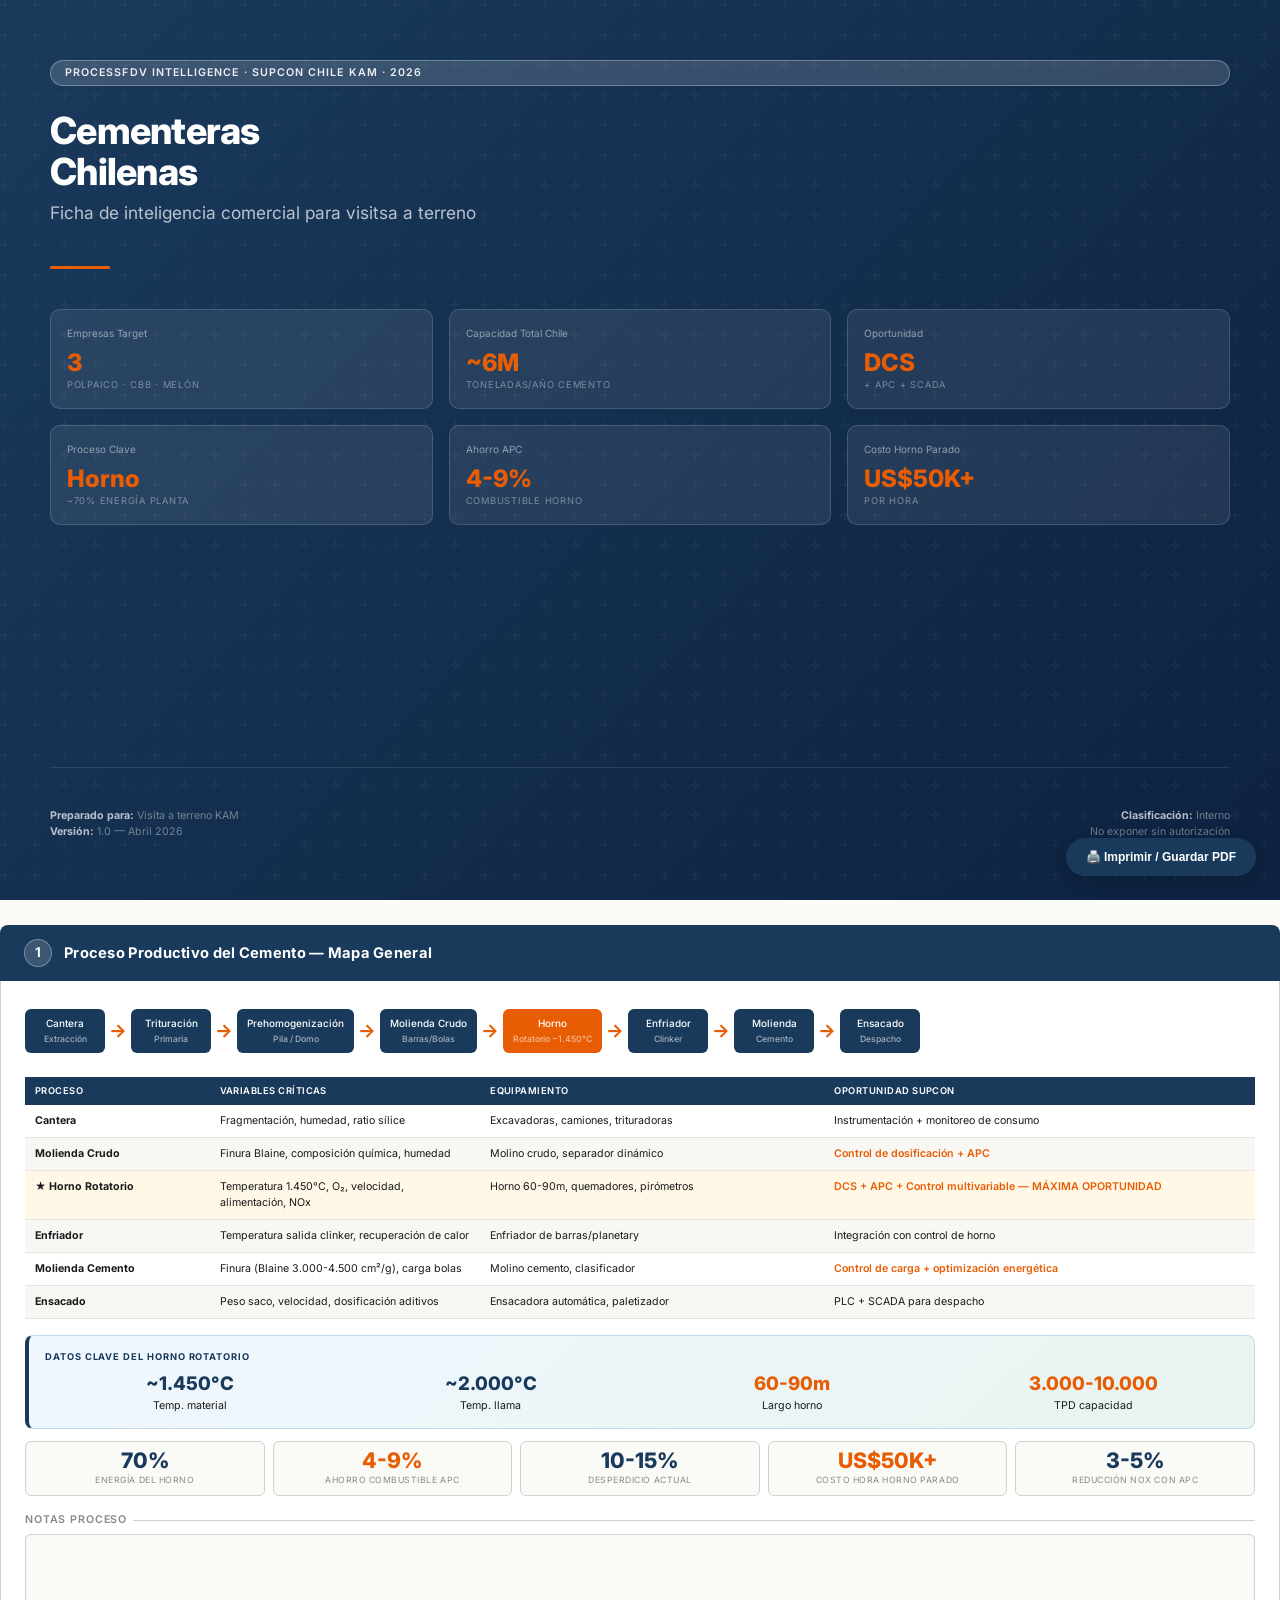
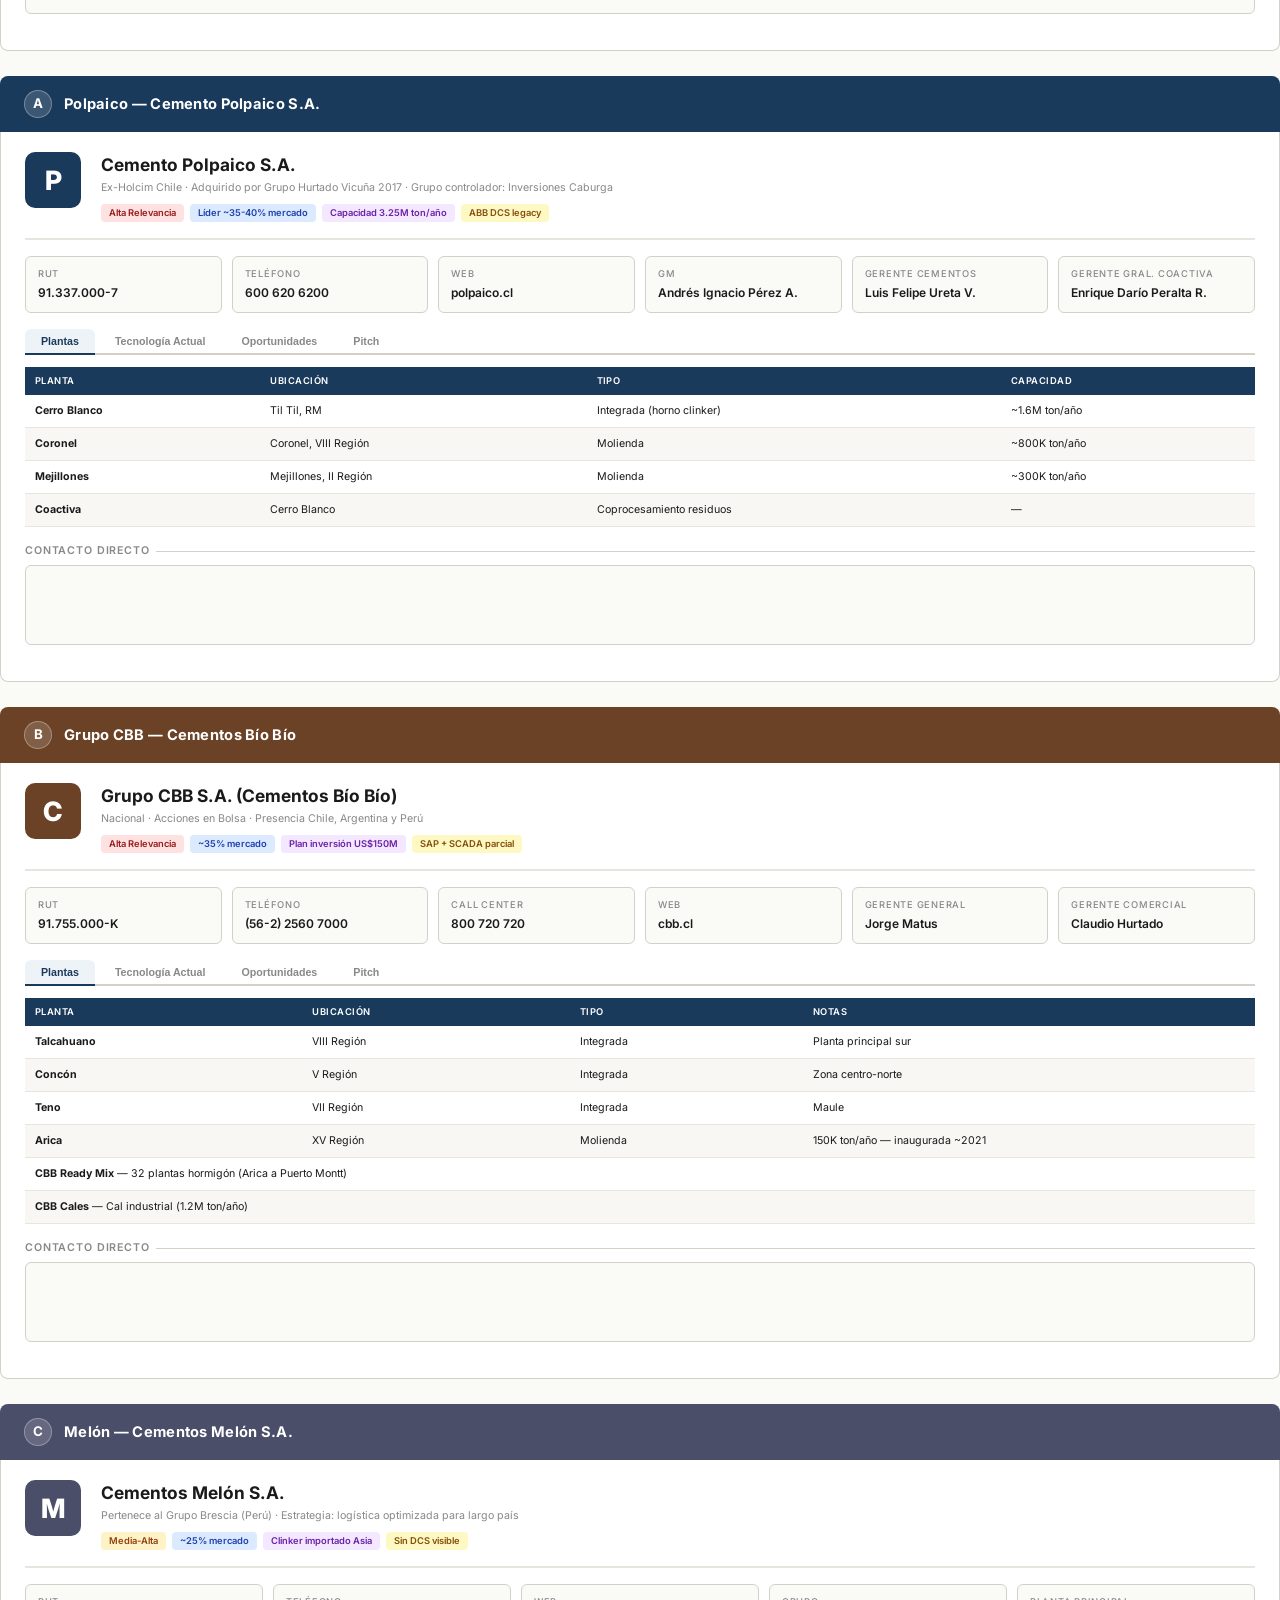
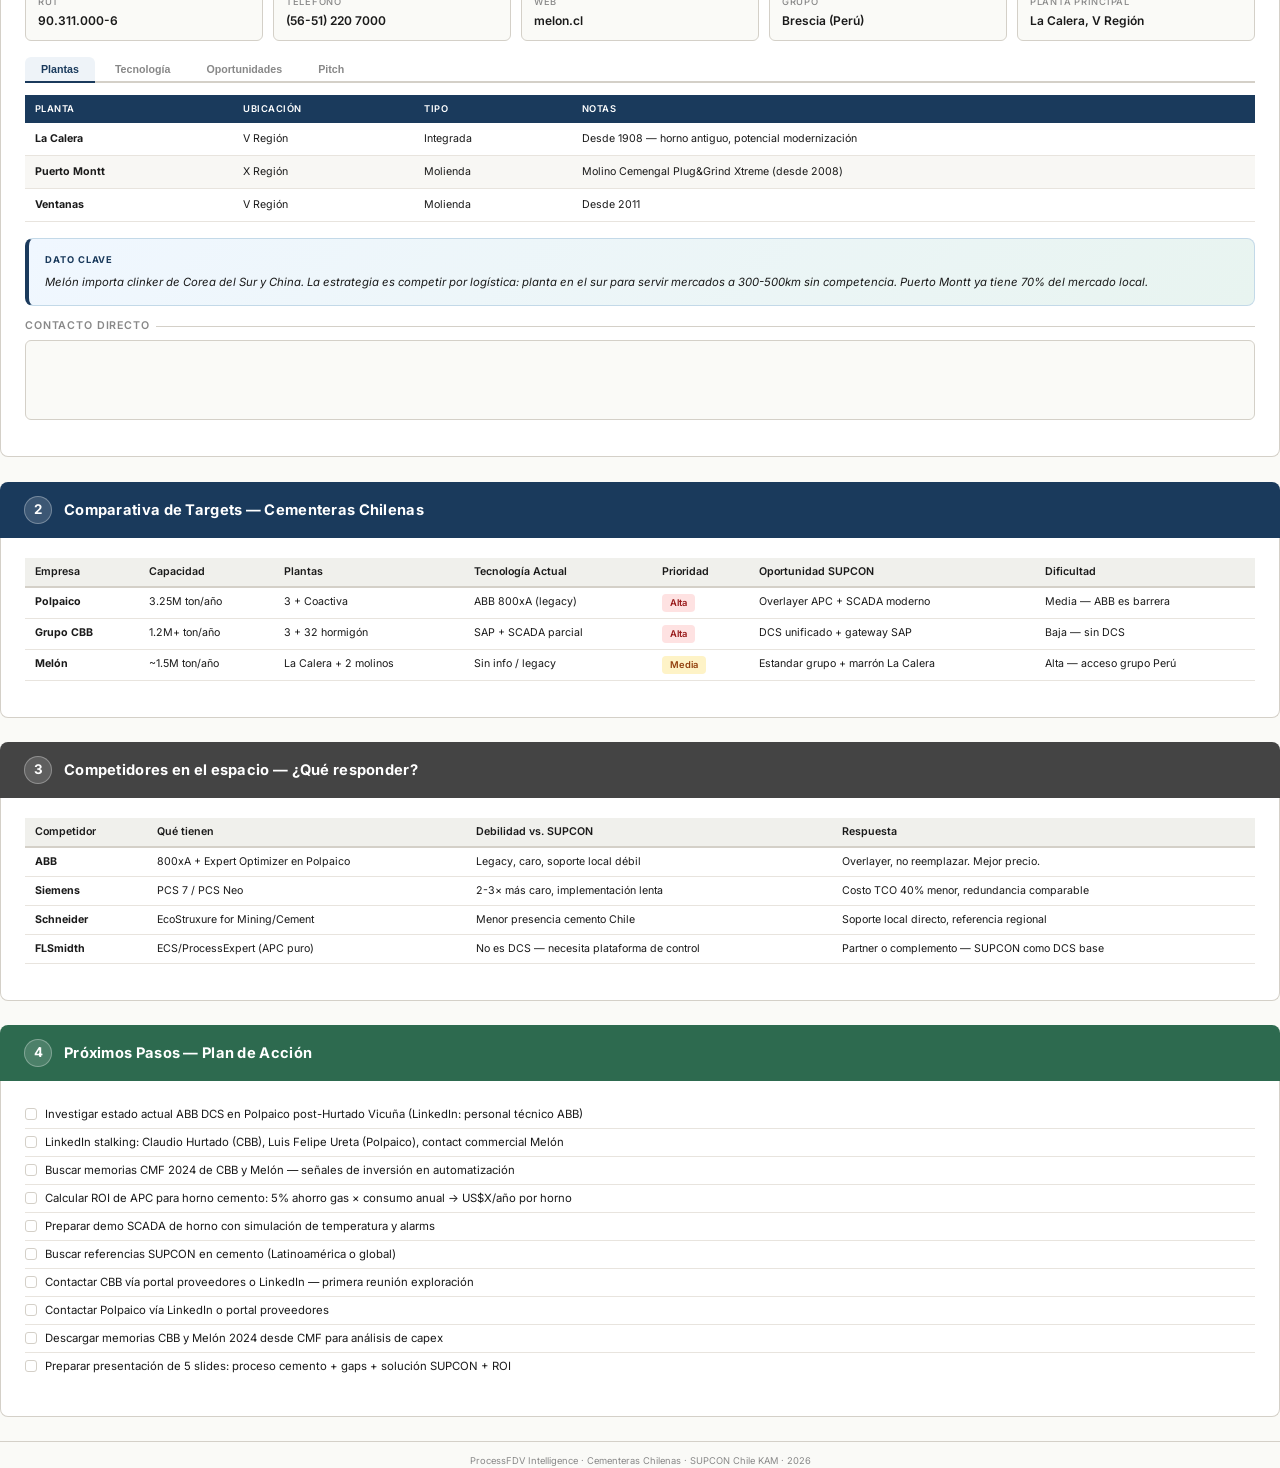
<file: data/processed/ficha_cementeras_chile.html>
<!DOCTYPE html>
<html lang="es">
<head>
<meta charset="UTF-8">
<title>CEMENTERAS CHILENAS — Ficha KAM SUPCON</title>
<style>
  @import url('https://fonts.googleapis.com/css2?family=Inter:wght@300;400;500;600;700;800&display=swap');

  * { box-sizing: border-box; margin: 0; padding: 0; }

  :root {
    --primary: #1a3a5c;
    --accent: #e85d04;
    --green: #2d6a4f;
    --bg: #fafaf7;
    --paper: #ffffff;
    --border: #d4d0c8;
    --text: #1a1a1a;
    --text-light: #555;
    --text-muted: #888;
    --highlight: #fff3cd;
    --line: #e8e4de;
    --col-pad: #1a3a5c;
    --col-cbb: #6b4226;
    --col-melon: #4a4e69;
  }

  @media print {
    @page {
      size: A4;
      margin: 18mm 15mm 20mm 15mm;
    }
    body { background: white; }
    .page-break { page-break-before: always; }
    .cover { page-break-after: always; }
    .no-print { display: none !important; }
    .note-line { min-height: 28px; border-bottom: 1px solid var(--border) !important; }
    .note-area { border: 1px solid var(--border) !important; }
  }

  body {
    font-family: 'Inter', -apple-system, BlinkMacSystemFont, sans-serif;
    background: var(--bg);
    color: var(--text);
    font-size: 9.5pt;
    line-height: 1.5;
  }

  /* ===== COVER PAGE ===== */
  .cover {
    background: linear-gradient(135deg, var(--primary) 0%, #0d2240 100%);
    color: white;
    min-height: 100vh;
    display: flex;
    flex-direction: column;
    justify-content: center;
    padding: 60px 50px;
    position: relative;
  }
  .cover::before {
    content: '';
    position: absolute;
    top: 0; right: 0; bottom: 0; left: 0;
    background: url("data:image/svg+xml,%3Csvg width='60' height='60' viewBox='0 0 60 60' xmlns='http://www.w3.org/2000/svg'%3E%3Cg fill='none' fill-rule='evenodd'%3E%3Cg fill='%23ffffff' fill-opacity='0.03'%3E%3Cpath d='M36 34v-4h-2v4h-4v2h4v4h2v-4h4v-2h-4zm0-30V0h-2v4h-4v2h4v4h2V6h4V4h-4zM6 34v-4H4v4H0v2h4v4h2v-4h4v-2H6zM6 4V0H4v4H0v2h4v4h2V6h4V4H6z'/%3E%3C/g%3E%3C/g%3E%3C/svg%3E");
    pointer-events: none;
  }
  .cover-badge {
    display: inline-block;
    background: rgba(255,255,255,0.15);
    border: 1px solid rgba(255,255,255,0.3);
    color: rgba(255,255,255,0.9);
    padding: 4px 14px;
    border-radius: 20px;
    font-size: 8pt;
    font-weight: 600;
    letter-spacing: 0.1em;
    text-transform: uppercase;
    margin-bottom: 24px;
  }
  .cover h1 {
    font-size: 28pt;
    font-weight: 800;
    line-height: 1.1;
    margin-bottom: 8px;
    letter-spacing: -0.02em;
  }
  .cover h2 {
    font-size: 13pt;
    font-weight: 400;
    color: rgba(255,255,255,0.7);
    margin-bottom: 40px;
  }
  .cover-divider {
    width: 60px;
    height: 3px;
    background: var(--accent);
    border-radius: 2px;
    margin-bottom: 40px;
  }
  .cover-grid {
    display: grid;
    grid-template-columns: 1fr 1fr 1fr;
    gap: 16px;
    margin-bottom: 40px;
  }
  .cover-card {
    background: rgba(255,255,255,0.08);
    border: 1px solid rgba(255,255,255,0.15);
    border-radius: 10px;
    padding: 16px;
  }
  .cover-card-name {
    font-size: 10pt;
    font-weight: 700;
    color: white;
    margin-bottom: 4px;
  }
  .cover-card-sub {
    font-size: 7.5pt;
    color: rgba(255,255,255,0.5);
    margin-bottom: 10px;
  }
  .cover-card-val {
    font-size: 18pt;
    font-weight: 800;
    color: var(--accent);
    line-height: 1;
  }
  .cover-card-lbl {
    font-size: 7pt;
    color: rgba(255,255,255,0.4);
    text-transform: uppercase;
    letter-spacing: 0.08em;
    margin-top: 3px;
  }
  .cover-footer {
    display: flex;
    justify-content: space-between;
    align-items: flex-end;
    font-size: 8pt;
    color: rgba(255,255,255,0.4);
    margin-top: auto;
    padding-top: 40px;
    border-top: 1px solid rgba(255,255,255,0.1);
  }
  .cover-footer strong { color: rgba(255,255,255,0.7); }

  /* ===== SECTION HEADER ===== */
  .section-header {
    background: var(--primary);
    color: white;
    padding: 14px 24px;
    display: flex;
    align-items: center;
    gap: 12px;
    border-radius: 8px 8px 0 0;
    margin-top: 24px;
  }
  .section-header h2 {
    font-size: 11pt;
    font-weight: 700;
    letter-spacing: 0.02em;
  }
  .section-header .num {
    background: rgba(255,255,255,0.15);
    border: 1px solid rgba(255,255,255,0.3);
    color: white;
    width: 28px; height: 28px;
    border-radius: 50%;
    display: flex; align-items: center; justify-content: center;
    font-size: 10pt;
    font-weight: 700;
    flex-shrink: 0;
  }

  /* ===== CONTENT CARD ===== */
  .content-card {
    background: var(--paper);
    border: 1px solid var(--border);
    border-top: none;
    border-radius: 0 0 8px 8px;
    padding: 20px 24px;
  }

  /* ===== COMPANY HEADER ===== */
  .company-header {
    display: flex;
    gap: 20px;
    align-items: flex-start;
    padding-bottom: 16px;
    border-bottom: 2px solid var(--line);
    margin-bottom: 16px;
  }
  .company-logo {
    width: 56px; height: 56px;
    border-radius: 10px;
    display: flex; align-items: center; justify-content: center;
    font-size: 20pt;
    flex-shrink: 0;
    font-weight: 800;
    color: white;
  }
  .company-info { flex: 1; }
  .company-info h3 {
    font-size: 13pt;
    font-weight: 700;
    margin-bottom: 2px;
  }
  .company-info .subtitle {
    font-size: 8pt;
    color: var(--text-muted);
    margin-bottom: 8px;
  }
  .company-tags {
    display: flex;
    gap: 6px;
    flex-wrap: wrap;
  }
  .tag {
    display: inline-block;
    padding: 2px 8px;
    border-radius: 4px;
    font-size: 7pt;
    font-weight: 600;
  }

  /* ===== DATA GRID ===== */
  .data-grid {
    display: grid;
    grid-template-columns: repeat(auto-fit, minmax(160px, 1fr));
    gap: 10px;
    margin-bottom: 16px;
  }
  .data-item {
    background: var(--bg);
    border: 1px solid var(--border);
    border-radius: 6px;
    padding: 10px 12px;
  }
  .data-label {
    font-size: 7pt;
    text-transform: uppercase;
    letter-spacing: 0.08em;
    color: var(--text-muted);
    margin-bottom: 3px;
    font-weight: 500;
  }
  .data-value {
    font-size: 9pt;
    font-weight: 600;
    color: var(--text);
  }

  /* ===== NOTE SECTIONS ===== */
  .note-section {
    margin-bottom: 16px;
  }
  .note-title {
    font-size: 8pt;
    text-transform: uppercase;
    letter-spacing: 0.08em;
    color: var(--text-muted);
    font-weight: 600;
    margin-bottom: 6px;
    display: flex;
    align-items: center;
    gap: 6px;
  }
  .note-title::after {
    content: '';
    flex: 1;
    height: 1px;
    background: var(--border);
  }
  .note-lines {
    display: flex;
    flex-direction: column;
    gap: 0;
  }
  .note-line {
    height: 28px;
    display: flex;
    align-items: center;
    border-bottom: 1px solid var(--line);
    padding: 0 4px;
    font-size: 8.5pt;
    color: var(--text-light);
  }
  .note-line:last-child { border-bottom: none; }
  .note-line::before {
    content: attr(data-n) '.';
    color: var(--text-muted);
    font-size: 7pt;
    width: 20px;
    flex-shrink: 0;
  }
  .note-area {
    background: var(--bg);
    border: 1px solid var(--border);
    border-radius: 6px;
    padding: 10px 12px;
    font-size: 8.5pt;
    color: var(--text-light);
    min-height: 80px;
    line-height: 1.6;
    margin-bottom: 12px;
  }

  /* ===== PROCESS TABLE ===== */
  .process-table {
    width: 100%;
    border-collapse: collapse;
    font-size: 8pt;
    margin-bottom: 16px;
  }
  .process-table th {
    background: var(--primary);
    color: white;
    padding: 7px 10px;
    text-align: left;
    font-weight: 600;
    font-size: 7pt;
    text-transform: uppercase;
    letter-spacing: 0.05em;
  }
  .process-table td {
    padding: 8px 10px;
    border-bottom: 1px solid var(--line);
    vertical-align: top;
  }
  .process-table tr:nth-child(even) td { background: #f8f7f4; }
  .process-table .highlight { color: var(--accent); font-weight: 600; }
  .process-table .gap { background: #fff8e7; }

  /* ===== FLOW DIAGRAM ===== */
  .flow-diagram {
    display: flex;
    align-items: center;
    gap: 4px;
    overflow-x: auto;
    padding: 8px 0;
    margin-bottom: 16px;
    font-size: 7.5pt;
  }
  .flow-step {
    background: var(--primary);
    color: white;
    padding: 7px 10px;
    border-radius: 6px;
    text-align: center;
    white-space: nowrap;
    min-width: 80px;
    font-weight: 500;
  }
  .flow-step span { display: block; font-size: 6.5pt; opacity: 0.6; margin-top: 2px; }
  .flow-arrow { color: var(--accent); font-weight: 700; font-size: 14pt; }

  /* ===== TABS ===== */
  .tab-bar {
    display: flex;
    gap: 4px;
    margin-bottom: 12px;
    border-bottom: 2px solid var(--border);
    padding-bottom: 0;
  }
  .tab-btn {
    padding: 6px 16px;
    border: none;
    background: transparent;
    color: var(--text-muted);
    font-size: 8pt;
    font-weight: 600;
    cursor: pointer;
    border-radius: 6px 6px 0 0;
    transition: all 0.15s;
    border-bottom: 2px solid transparent;
    margin-bottom: -2px;
  }
  .tab-btn.active {
    color: var(--primary);
    border-bottom-color: var(--primary);
    background: #eef3f8;
  }
  .tab-content { display: none; }
  .tab-content.active { display: block; }

  /* ===== KPI STRIP ===== */
  .kpi-strip {
    display: flex;
    gap: 8px;
    margin-bottom: 16px;
    flex-wrap: wrap;
  }
  .kpi-box {
    flex: 1;
    min-width: 80px;
    background: var(--bg);
    border: 1px solid var(--border);
    border-radius: 6px;
    padding: 8px 12px;
    text-align: center;
  }
  .kpi-num {
    font-size: 16pt;
    font-weight: 800;
    line-height: 1;
    color: var(--primary);
  }
  .kpi-num.accent { color: var(--accent); }
  .kpi-lbl {
    font-size: 6.5pt;
    text-transform: uppercase;
    letter-spacing: 0.06em;
    color: var(--text-muted);
    margin-top: 3px;
  }

  /* ===== PITCH CARD ===== */
  .pitch-card {
    background: linear-gradient(135deg, #f0f7ff 0%, #e8f4f0 100%);
    border: 1px solid #c3d9e8;
    border-left: 4px solid var(--primary);
    border-radius: 8px;
    padding: 14px 16px;
    margin-bottom: 12px;
  }
  .pitch-label {
    font-size: 7pt;
    text-transform: uppercase;
    letter-spacing: 0.1em;
    color: var(--primary);
    font-weight: 700;
    margin-bottom: 6px;
  }
  .pitch-text {
    font-size: 8.5pt;
    color: var(--text);
    line-height: 1.6;
    font-style: italic;
  }

  /* ===== COMPETITOR TABLE ===== */
  .comp-table {
    width: 100%;
    border-collapse: collapse;
    font-size: 8pt;
    margin-bottom: 16px;
  }
  .comp-table th {
    background: #f0f0ec;
    color: var(--text);
    padding: 6px 10px;
    text-align: left;
    font-weight: 600;
    border-bottom: 2px solid var(--border);
  }
  .comp-table td {
    padding: 6px 10px;
    border-bottom: 1px solid var(--line);
    vertical-align: top;
  }
  .comp-table tr:hover td { background: #f8f8f5; }

  /* ===== DECISION MAKERS ===== */
  .dmaker-grid {
    display: grid;
    grid-template-columns: repeat(auto-fit, minmax(200px, 1fr));
    gap: 8px;
    margin-bottom: 16px;
  }
  .dmaker-card {
    background: var(--bg);
    border: 1px solid var(--border);
    border-radius: 6px;
    padding: 10px 12px;
  }
  .dmaker-name {
    font-size: 9pt;
    font-weight: 700;
    margin-bottom: 2px;
  }
  .dmaker-role {
    font-size: 7.5pt;
    color: var(--text-muted);
    margin-bottom: 4px;
  }
  .dmaker-area {
    font-size: 7pt;
    color: var(--primary);
    font-weight: 600;
  }
  .dmaker-note {
    font-size: 7pt;
    color: var(--text-light);
    margin-top: 4px;
    font-style: italic;
  }

  /* ===== SEPARATOR ===== */
  .sep {
    border: none;
    border-top: 1px solid var(--border);
    margin: 20px 0;
  }

  /* ===== PRINT BUTTON ===== */
  .print-btn {
    position: fixed;
    bottom: 24px;
    right: 24px;
    background: var(--primary);
    color: white;
    border: none;
    padding: 12px 20px;
    border-radius: 30px;
    font-size: 9pt;
    font-weight: 600;
    cursor: pointer;
    box-shadow: 0 4px 20px rgba(0,0,0,0.2);
    transition: all 0.2s;
    z-index: 999;
  }
  .print-btn:hover { background: #0d2240; transform: translateY(-2px); }

  /* ===== PAGE NUMBERS ===== */
  .page-num {
    text-align: center;
    font-size: 7pt;
    color: var(--text-muted);
    margin-top: 24px;
    padding-top: 12px;
    border-top: 1px solid var(--border);
  }

  /* ===== PRIORITY BADGE ===== */
  .priority-high { background: #fee2e2; color: #991b1b; }
  .priority-med  { background: #fef3c7; color: #92400e; }
  .priority-low  { background: #f0fdf4; color: #166534; }

  /* ===== SIGNAL LIST ===== */
  .signal-list {
    list-style: none;
    margin-bottom: 16px;
  }
  .signal-list li {
    background: var(--bg);
    border: 1px solid var(--border);
    border-radius: 6px;
    padding: 8px 12px;
    margin-bottom: 6px;
    font-size: 8.5pt;
    display: flex;
    gap: 10px;
    align-items: flex-start;
  }
  .signal-list .bullet {
    width: 8px; height: 8px;
    border-radius: 50%;
    background: var(--accent);
    flex-shrink: 0;
    margin-top: 5px;
  }
  .signal-list .signal-text { flex: 1; }
  .signal-list .signal-type {
    font-size: 7pt;
    color: var(--text-muted);
    font-style: italic;
  }

  /* ===== CHECKBOX ===== */
  .checklist {
    list-style: none;
    margin-bottom: 16px;
  }
  .checklist li {
    display: flex;
    align-items: flex-start;
    gap: 8px;
    padding: 5px 0;
    font-size: 8.5pt;
    border-bottom: 1px solid var(--line);
  }
  .checklist li:last-child { border-bottom: none; }
  .checkbox {
    width: 12px; height: 12px;
    border: 1.5px solid var(--border);
    border-radius: 3px;
    flex-shrink: 0;
    margin-top: 2px;
  }
</style>
</head>
<body>

<!-- =============================================== -->
<!-- COVER PAGE                                      -->
<!-- =============================================== -->
<div class="cover">
  <div class="cover-badge">ProcessFDV Intelligence · SUPCON Chile KAM · 2026</div>
  <h1>Cementeras<br>Chilenas</h1>
  <h2>Ficha de inteligencia comercial para visitsa a terreno</h2>
  <div class="cover-divider"></div>
  <div class="cover-grid">
    <div class="cover-card">
      <div class="cover-card-sub">Empresas Target</div>
      <div class="cover-card-val">3</div>
      <div class="cover-card-lbl">Polpaico · CBB · Melón</div>
    </div>
    <div class="cover-card">
      <div class="cover-card-sub">Capacidad Total Chile</div>
      <div class="cover-card-val">~6M</div>
      <div class="cover-card-lbl">toneladas/año cemento</div>
    </div>
    <div class="cover-card">
      <div class="cover-card-sub">Oportunidad</div>
      <div class="cover-card-val">DCS</div>
      <div class="cover-card-lbl">+ APC + SCADA</div>
    </div>
    <div class="cover-card">
      <div class="cover-card-sub">Proceso Clave</div>
      <div class="cover-card-val">Horno</div>
      <div class="cover-card-lbl">~70% energía planta</div>
    </div>
    <div class="cover-card">
      <div class="cover-card-sub">Ahorro APC</div>
      <div class="cover-card-val">4-9%</div>
      <div class="cover-card-lbl">combustible horno</div>
    </div>
    <div class="cover-card">
      <div class="cover-card-sub">Costo Horno Parado</div>
      <div class="cover-card-val">US$50K+</div>
      <div class="cover-card-lbl">por hora</div>
    </div>
  </div>
  <div class="cover-footer">
    <div>
      <strong>Preparado para:</strong> Visita a terreno KAM<br>
      <strong>Versión:</strong> 1.0 — Abril 2026
    </div>
    <div style="text-align:right">
      <strong>Clasificación:</strong> Interno<br>
      No exponer sin autorización
    </div>
  </div>
</div>

<div style="page-break-after: always; height: 1px;"></div>

<!-- =============================================== -->
<!-- PROCESO DEL CEMENTO                            -->
<!-- =============================================== -->
<div class="section-header">
  <div class="num">1</div>
  <h2>Proceso Productivo del Cemento — Mapa General</h2>
</div>
<div class="content-card">

  <div class="flow-diagram">
    <div class="flow-step">Cantera<div><span>Extracción</span></div></div>
    <div class="flow-arrow">→</div>
    <div class="flow-step">Trituración<div><span>Primaria</span></div></div>
    <div class="flow-arrow">→</div>
    <div class="flow-step">Prehomogenización<div><span>Pila / Domo</span></div></div>
    <div class="flow-arrow">→</div>
    <div class="flow-step">Molienda Crudo<div><span>Barras/Bolas</span></div></div>
    <div class="flow-arrow">→</div>
    <div class="flow-step" style="background:var(--accent)">Horno<div><span>Rotatorio ~1.450°C</span></div></div>
    <div class="flow-arrow">→</div>
    <div class="flow-step">Enfriador<div><span>Clinker</span></div></div>
    <div class="flow-arrow">→</div>
    <div class="flow-step">Molienda<div><span>Cemento</span></div></div>
    <div class="flow-arrow">→</div>
    <div class="flow-step">Ensacado<div><span>Despacho</span></div></div>
  </div>

  <table class="process-table">
    <thead>
      <tr>
        <th style="width:15%">Proceso</th>
        <th style="width:22%">Variables Críticas</th>
        <th style="width:28%">Equipamiento</th>
        <th style="width:35%">Oportunidad SUPCON</th>
      </tr>
    </thead>
    <tbody>
      <tr>
        <td><strong>Cantera</strong></td>
        <td>Fragmentación, humedad, ratio sílice</td>
        <td>Excavadoras, camiones, trituradoras</td>
        <td>Instrumentación + monitoreo de consumo</td>
      </tr>
      <tr>
        <td><strong>Molienda Crudo</strong></td>
        <td>Finura Blaine, composición química, humedad</td>
        <td>Molino crudo, separador dinámico</td>
        <td><span class="highlight">Control de dosificación + APC</span></td>
      </tr>
      <tr class="gap">
        <td><strong>★ Horno Rotatorio</strong></td>
        <td>Temperatura 1.450°C, O₂, velocidad, alimentación, NOx</td>
        <td>Horno 60-90m, quemadores, pirómetros</td>
        <td><span class="highlight">DCS + APC + Control multivariable — MÁXIMA OPORTUNIDAD</span></td>
      </tr>
      <tr>
        <td><strong>Enfriador</strong></td>
        <td>Temperatura salida clinker, recuperación de calor</td>
        <td>Enfriador de barras/planetary</td>
        <td>Integración con control de horno</td>
      </tr>
      <tr>
        <td><strong>Molienda Cemento</strong></td>
        <td>Finura (Blaine 3.000-4.500 cm²/g), carga bolas</td>
        <td>Molino cemento, clasificador</td>
        <td><span class="highlight">Control de carga + optimización energética</span></td>
      </tr>
      <tr>
        <td><strong>Ensacado</strong></td>
        <td>Peso saco, velocidad, dosificación aditivos</td>
        <td>Ensacadora automática, paletizador</td>
        <td>PLC + SCADA para despacho</td>
      </tr>
    </tbody>
  </table>

  <div class="pitch-card">
    <div class="pitch-label">Datos clave del horno rotatorio</div>
    <div style="display:grid;grid-template-columns:repeat(4,1fr);gap:12px;text-align:center;font-size:8pt">
      <div><div style="font-size:14pt;font-weight:800;color:var(--primary)">~1.450°C</div><div>Temp. material</div></div>
      <div><div style="font-size:14pt;font-weight:800;color:var(--primary)">~2.000°C</div><div>Temp. llama</div></div>
      <div><div style="font-size:14pt;font-weight:800;color:var(--accent)">60-90m</div><div>Largo horno</div></div>
      <div><div style="font-size:14pt;font-weight:800;color:var(--accent)">3.000-10.000</div><div>TPD capacidad</div></div>
    </div>
  </div>

  <div class="kpi-strip">
    <div class="kpi-box"><div class="kpi-num">70%</div><div class="kpi-lbl">energía del horno</div></div>
    <div class="kpi-box"><div class="kpi-num accent">4-9%</div><div class="kpi-lbl">ahorro combustible APC</div></div>
    <div class="kpi-box"><div class="kpi-num">10-15%</div><div class="kpi-lbl">desperdicio actual</div></div>
    <div class="kpi-box"><div class="kpi-num accent">US$50K+</div><div class="kpi-lbl">costo hora horno parado</div></div>
    <div class="kpi-box"><div class="kpi-num">3-5%</div><div class="kpi-lbl">reducción NOx con APC</div></div>
  </div>

  <div class="note-section">
    <div class="note-title">Notas proceso</div>
    <div class="note-area" contenteditable="true"></div>
  </div>
</div>

<div style="page-break-after: always; height: 1px;"></div>

<!-- =============================================== -->
<!-- POLPAICO                                        -->
<!-- =============================================== -->
<div class="section-header" style="background:var(--col-pad)">
  <div class="num">A</div>
  <h2>Polpaico — Cemento Polpaico S.A.</h2>
</div>
<div class="content-card">
  <div class="company-header">
    <div class="company-logo" style="background:var(--col-pad)">P</div>
    <div class="company-info">
      <h3>Cemento Polpaico S.A.</h3>
      <div class="subtitle">Ex-Holcim Chile · Adquirido por Grupo Hurtado Vicuña 2017 · Grupo controlador: Inversiones Caburga</div>
      <div class="company-tags">
        <span class="tag priority-high">Alta Relevancia</span>
        <span class="tag" style="background:#dbeafe;color:#1e40af">Líder ~35-40% mercado</span>
        <span class="tag" style="background:#f3e8ff;color:#6b21a8">Capacidad 3.25M ton/año</span>
        <span class="tag" style="background:#fef9c3;color:#854d0e">ABB DCS legacy</span>
      </div>
    </div>
  </div>

  <div class="data-grid">
    <div class="data-item"><div class="data-label">RUT</div><div class="data-value">91.337.000-7</div></div>
    <div class="data-item"><div class="data-label">Teléfono</div><div class="data-value">600 620 6200</div></div>
    <div class="data-item"><div class="data-label">Web</div><div class="data-value">polpaico.cl</div></div>
    <div class="data-item"><div class="data-label">GM</div><div class="data-value">Andrés Ignacio Pérez A.</div></div>
    <div class="data-item"><div class="data-label">Gerente Cementos</div><div class="data-value">Luis Felipe Ureta V.</div></div>
    <div class="data-item"><div class="data-label">Gerente Gral. Coactiva</div><div class="data-value">Enrique Darío Peralta R.</div></div>
  </div>

  <div class="tab-bar">
    <button class="tab-btn active" onclick="showTab(this,'p1')">Plantas</button>
    <button class="tab-btn" onclick="showTab(this,'p2')">Tecnología Actual</button>
    <button class="tab-btn" onclick="showTab(this,'p3')">Oportunidades</button>
    <button class="tab-btn" onclick="showTab(this,'p4')">Pitch</button>
  </div>

  <div id="p1" class="tab-content active">
    <table class="process-table">
      <thead><tr><th>Planta</th><th>Ubicación</th><th>Tipo</th><th>Capacidad</th></tr></thead>
      <tbody>
        <tr><td><strong>Cerro Blanco</strong></td><td>Til Til, RM</td><td>Integrada (horno clinker)</td><td>~1.6M ton/año</td></tr>
        <tr><td><strong>Coronel</strong></td><td>Coronel, VIII Región</td><td>Molienda</td><td>~800K ton/año</td></tr>
        <tr><td><strong>Mejillones</strong></td><td>Mejillones, II Región</td><td>Molienda</td><td>~300K ton/año</td></tr>
        <tr><td><strong>Coactiva</strong></td><td>Cerro Blanco</td><td>Coprocesamiento residuos</td><td>—</td></tr>
      </tbody>
    </table>
  </div>

  <div id="p2" class="tab-content">
    <ul class="signal-list">
      <li><div class="bullet"></div><div class="signal-text"><strong>ABB Ability 800xA</strong> — DCS estandarizado por Holcim 2006-2011<br><span class="signal-type">¿Vigente post-venta 2017? Pendiente verificar</span></div></li>
      <li><div class="bullet"></div><div class="signal-text"><strong>ABB Expert Optimizer</strong> — Sistema experto para horno y molinos<br><span class="signal-type">¿En uso actual? Posible migracion necesaria</span></div></li>
      <li><div class="bullet"></div><div class="signal-text"><strong>SAP ERP</strong> — Gestión corporativa</div></li>
      <li><div class="bullet"></div><div class="signal-text"><strong>ABB Asset Management</strong> — Gestión de activos</div></li>
      <li><div class="bullet"></div><div class="signal-text"><strong>Combustibles alternativos</strong> — Coprocesamiento RDF y residuos (Coactiva)<br><span class="signal-type">Requiere control multivariable avanzado</span></div></li>
    </ul>
  </div>

  <div id="p3" class="tab-content">
    <ul class="signal-list">
      <li><div class="bullet"></div><div class="signal-text"><strong>Overlayer APC al DCS ABB</strong><br>Agregar APC para optimización de horno sin reemplazar el ABB existente — menor riesgo, mayor aceptación</div></li>
      <li><div class="bullet"></div><div class="signal-text"><strong>SCADA moderno</strong><br>Sustituir o complementar visualización legacy del 800xA con SCADA abierto</div></li>
      <li><div class="bullet"></div><div class="signal-text"><strong>Control de combustibles alternativos</strong><br>El coprocesamiento de RDF requiere control preciso de mezcla de combustibles — oportunidad de diferenciación</div></li>
      <li><div class="bullet"></div><div class="signal-text"><strong>Historian industrial</strong><br>Conectar datos de proceso al SAP existente para análisis de tendencias</div></li>
      <li><div class="bullet"></div><div class="signal-text"><strong>Monitoreo de emisiones en línea</strong><br>Cumplimiento ambiental para coprocesamiento — SCADA + instrumentación</div></li>
    </ul>
  </div>

  <div id="p4" class="tab-content">
    <div class="pitch-card">
      <div class="pitch-label">Pitch para Gerente de Cementos</div>
      <div class="pitch-text">"Holcim les dejó un DCS ABB de hace 20 años. SUPCON puede overlayer ese sistema con APC para el horno — sin reemplazar el ABB, sin parar la planta — capturando el valor del control predictivo de inmediato. Así le damos al horno de Cerro Blanco la optimización que Expert Optimizer nunca terminó de entregar, con un costo total 40% menor que una migración completa."</div>
    </div>
    <div class="note-section">
      <div class="note-title">Notas reunion</div>
      <div class="note-area" contenteditable="true"></div>
    </div>
  </div>

  <div class="note-section">
    <div class="note-title">Contacto directo</div>
    <div class="note-area" contenteditable="true"></div>
  </div>
</div>

<div style="page-break-after: always; height: 1px;"></div>

<!-- =============================================== -->
<!-- GRUPO CBB                                       -->
<!-- =============================================== -->
<div class="section-header" style="background:var(--col-cbb)">
  <div class="num">B</div>
  <h2>Grupo CBB — Cementos Bío Bío</h2>
</div>
<div class="content-card">
  <div class="company-header">
    <div class="company-logo" style="background:var(--col-cbb)">C</div>
    <div class="company-info">
      <h3>Grupo CBB S.A. (Cementos Bío Bío)</h3>
      <div class="subtitle">Nacional · Acciones en Bolsa · Presencia Chile, Argentina y Perú</div>
      <div class="company-tags">
        <span class="tag priority-high">Alta Relevancia</span>
        <span class="tag" style="background:#dbeafe;color:#1e40af">~35% mercado</span>
        <span class="tag" style="background:#f3e8ff;color:#6b21a8">Plan inversión US$150M</span>
        <span class="tag" style="background:#fef9c3;color:#854d0b">SAP + SCADA parcial</span>
      </div>
    </div>
  </div>

  <div class="data-grid">
    <div class="data-item"><div class="data-label">RUT</div><div class="data-value">91.755.000-K</div></div>
    <div class="data-item"><div class="data-label">Teléfono</div><div class="data-value">(56-2) 2560 7000</div></div>
    <div class="data-item"><div class="data-label">Call center</div><div class="data-value">800 720 720</div></div>
    <div class="data-item"><div class="data-label">Web</div><div class="data-value">cbb.cl</div></div>
    <div class="data-item"><div class="data-label">Gerente General</div><div class="data-value">Jorge Matus</div></div>
    <div class="data-item"><div class="data-label">Gerente Comercial</div><div class="data-value">Claudio Hurtado</div></div>
  </div>

  <div class="tab-bar">
    <button class="tab-btn active" onclick="showTab(this,'c1')">Plantas</button>
    <button class="tab-btn" onclick="showTab(this,'c2')">Tecnología Actual</button>
    <button class="tab-btn" onclick="showTab(this,'c3')">Oportunidades</button>
    <button class="tab-btn" onclick="showTab(this,'c4')">Pitch</button>
  </div>

  <div id="c1" class="tab-content active">
    <table class="process-table">
      <thead><tr><th>Planta</th><th>Ubicación</th><th>Tipo</th><th>Notas</th></tr></thead>
      <tbody>
        <tr><td><strong>Talcahuano</strong></td><td>VIII Región</td><td>Integrada</td><td>Planta principal sur</td></tr>
        <tr><td><strong>Concón</strong></td><td>V Región</td><td>Integrada</td><td>Zona centro-norte</td></tr>
        <tr><td><strong>Teno</strong></td><td>VII Región</td><td>Integrada</td><td>Maule</td></tr>
        <tr><td><strong>Arica</strong></td><td>XV Región</td><td>Molienda</td><td>150K ton/año — inaugurada ~2021</td></tr>
        <tr><td colspan="3"><strong>CBB Ready Mix</strong> — 32 plantas hormigón (Arica a Puerto Montt)</td><td></td></tr>
        <tr><td colspan="3"><strong>CBB Cales</strong> — Cal industrial (1.2M ton/año)</td><td></td></tr>
      </tbody>
    </table>
  </div>

  <div id="c2" class="tab-content">
    <ul class="signal-list">
      <li><div class="bullet"></div><div class="signal-text"><strong>SAP ERP</strong> — CRM, HCM, SD-WAN mencionados en tech stack</div></li>
      <li><div class="bullet"></div><div class="signal-text"><strong>SCADA</strong> — Mentionado en tech stack público, pero sin claridad sobre alcance</div></li>
      <li><div class="bullet"></div><div class="signal-text"><strong>Power BI</strong> — Dashboard corporativo, pero sin conexión a piso de planta</div></li>
      <li><div class="bullet"></div><div class="signal-text"><strong>RPA</strong> — Automatización de procesos administrativos</div></li>
      <li><div class="bullet"></div><div class="signal-text"><strong>GPS tracking</strong> — Flotas de despacho</div></li>
      <li><div class="bullet"></div><div class="signal-text"><strong>Sin DCS centralizado</strong> — PLCs dispersos por planta<br><span class="signal-type">Sin sistema unificado de control de proceso</span></div></li>
    </ul>
  </div>

  <div id="c3" class="tab-content">
    <ul class="signal-list">
      <li><div class="bullet"></div><div class="signal-text"><strong>DCS unificado para 3 plantas integradas</strong><br>Reemplazar/centralizar PLCs dispersos en Talcahuano, Concón y Teno bajo una plataforma SUPCON</div></li>
      <li><div class="bullet"></div><div class="signal-text"><strong>Gateway SAP-DCS</strong><br>Conectar datos de planta al SAP existente — romper el silo informativo</div></li>
      <li><div class="bullet"></div><div class="signal-text"><strong>APC para hornos</strong><br>3 hornos integrados = 3× oportunidad de ahorro de combustible</div></li>
      <li><div class="bullet"></div><div class="signal-text"><strong>SCADA para despacho hormigón</strong><br>Sistema integrado para las 32 plantas de hormigón Ready Mix</div></li>
      <li><div class="bullet"></div><div class="signal-text"><strong>Planta nueva Arica</strong><br>DCS para extensión o planta nueva — momento ideal para especificación SUPCON</div></li>
    </ul>
  </div>

  <div id="c4" class="tab-content">
    <div class="pitch-card">
      <div class="pitch-label">Pitch para Gerente General / Comercial</div>
      <div class="pitch-text">"CBB tiene SAP, tiene SCADA, tiene Power BI — pero ninguno se habla con el piso de planta. Cada planta opera con sus propios PLCs y los datos del horno terminan en un Excel. SUPCON les entrega un DCS completo que conecta los tres hornos de Talcahuano, Concón y Teno bajo una sola plataforma, con historian integrado y gateway directo al SAP. Así el Gerente de Planta tiene visibilidad real y el SAP se alimenta automáticamente."</div>
    </div>
    <div class="note-section">
      <div class="note-title">Notas reunion</div>
      <div class="note-area" contenteditable="true"></div>
    </div>
  </div>

  <div class="note-section">
    <div class="note-title">Contacto directo</div>
    <div class="note-area" contenteditable="true"></div>
  </div>
</div>

<div style="page-break-after: always; height: 1px;"></div>

<!-- =============================================== -->
<!-- MELÓN                                          -->
<!-- =============================================== -->
<div class="section-header" style="background:var(--col-melon)">
  <div class="num">C</div>
  <h2>Melón — Cementos Melón S.A.</h2>
</div>
<div class="content-card">
  <div class="company-header">
    <div class="company-logo" style="background:var(--col-melon)">M</div>
    <div class="company-info">
      <h3>Cementos Melón S.A.</h3>
      <div class="subtitle">Pertenece al Grupo Brescia (Perú) · Estrategia: logística optimizada para largo país</div>
      <div class="company-tags">
        <span class="tag priority-med">Media-Alta</span>
        <span class="tag" style="background:#dbeafe;color:#1e40af">~25% mercado</span>
        <span class="tag" style="background:#f3e8ff;color:#6b21a8">Clinker importado Asia</span>
        <span class="tag" style="background:#fef9c3;color:#854d0b">Sin DCS visible</span>
      </div>
    </div>
  </div>

  <div class="data-grid">
    <div class="data-item"><div class="data-label">RUT</div><div class="data-value">90.311.000-6</div></div>
    <div class="data-item"><div class="data-label">Teléfono</div><div class="data-value">(56-51) 220 7000</div></div>
    <div class="data-item"><div class="data-label">Web</div><div class="data-value">melon.cl</div></div>
    <div class="data-item"><div class="data-label">Grupo</div><div class="data-value">Brescia (Perú)</div></div>
    <div class="data-item"><div class="data-label">Planta Principal</div><div class="data-value">La Calera, V Región</div></div>
  </div>

  <div class="tab-bar">
    <button class="tab-btn active" onclick="showTab(this,'m1')">Plantas</button>
    <button class="tab-btn" onclick="showTab(this,'m2')">Tecnología</button>
    <button class="tab-btn" onclick="showTab(this,'m3')">Oportunidades</button>
    <button class="tab-btn" onclick="showTab(this,'m4')">Pitch</button>
  </div>

  <div id="m1" class="tab-content active">
    <table class="process-table">
      <thead><tr><th>Planta</th><th>Ubicación</th><th>Tipo</th><th>Notas</th></tr></thead>
      <tbody>
        <tr><td><strong>La Calera</strong></td><td>V Región</td><td>Integrada</td><td>Desde 1908 — horno antiguo, potencial modernización</td></tr>
        <tr><td><strong>Puerto Montt</strong></td><td>X Región</td><td>Molienda</td><td>Molino Cemengal Plug&Grind Xtreme (desde 2008)</td></tr>
        <tr><td><strong>Ventanas</strong></td><td>V Región</td><td>Molienda</td><td>Desde 2011</td></tr>
      </tbody>
    </table>
    <div class="pitch-card">
      <div class="pitch-label">Dato clave</div>
      <div class="pitch-text">Melón importa clinker de Corea del Sur y China. La estrategia es competir por logística: planta en el sur para servir mercados a 300-500km sin competencia. Puerto Montt ya tiene 70% del mercado local.</div>
    </div>
  </div>

  <div id="m2" class="tab-content">
    <ul class="signal-list">
      <li><div class="bullet"></div><div class="signal-text"><strong>Sin información pública</strong> sobre sistemas de automatización<br><span class="signal-type">Posible tecnología legacy en La Calera (desde 1908)</span></div></li>
      <li><div class="bullet"></div><div class="signal-text"><strong>Molino Cemengal</strong> — tecnología moderna importada para Puerto Montt y Ventanas</div></li>
      <li><div class="bullet"></div><div class="signal-text"><strong>Matriz Brescia</strong> — podría tener estándar de automatización definido<br><span class="signal-type">Oportunidad: proponer a nivel grupo, no solo Chile</span></div></li>
    </ul>
  </div>

  <div id="m3" class="tab-content">
    <ul class="signal-list">
      <li><div class="bullet"></div><div class="signal-text"><strong>Horno La Calera</strong><br>Planta desde 1908 — alto potencial de modernización de control si el horno sigue operativo</div></li>
      <li><div class="bullet"></div><div class="signal-text"><strong>Estándar grupo Brescia</strong><br>Si Brescia busca estandarizar automatización en todas sus cemento, SUPCON puede ser la oferta</div></li>
      <li><div class="bullet"></div><div class="signal-text"><strong>APC para molinos Cemengal</strong><br>Control avanzado de molienda en Puerto Montt y Ventanas</div></li>
    </ul>
  </div>

  <div id="m4" class="tab-content">
    <div class="pitch-card">
      <div class="pitch-label">Pitch para Gerencia</div>
      <div class="pitch-text">"Grupo Brescia tiene cemento en Perú, Chile y más países. La oportunidad es una: que SUPCON sea el estándar de automatización para todo el grupo. Empezamos con La Calera — modernización del control del horno — y escalamos a Puerto Montt, Ventanas y las plantas del Perú."</div>
    </div>
    <div class="note-section">
      <div class="note-title">Notas reunion</div>
      <div class="note-area" contenteditable="true"></div>
    </div>
  </div>

  <div class="note-section">
    <div class="note-title">Contacto directo</div>
    <div class="note-area" contenteditable="true"></div>
  </div>
</div>

<div style="page-break-after: always; height: 1px;"></div>

<!-- =============================================== -->
<!-- COMPARATIVA + COMPETIDORES + PRÓXIMOS PASOS -->
<!-- =============================================== -->
<div class="section-header">
  <div class="num">2</div>
  <h2>Comparativa de Targets — Cementeras Chilenas</h2>
</div>
<div class="content-card">
  <table class="comp-table">
    <thead>
      <tr>
        <th>Empresa</th>
        <th>Capacidad</th>
        <th>Plantas</th>
        <th>Tecnología Actual</th>
        <th>Prioridad</th>
        <th>Oportunidad SUPCON</th>
        <th>Dificultad</th>
      </tr>
    </thead>
    <tbody>
      <tr>
        <td><strong>Polpaico</strong></td>
        <td>3.25M ton/año</td>
        <td>3 + Coactiva</td>
        <td>ABB 800xA (legacy)</td>
        <td><span class="tag priority-high">Alta</span></td>
        <td>Overlayer APC + SCADA moderno</td>
        <td>Media — ABB es barrera</td>
      </tr>
      <tr>
        <td><strong>Grupo CBB</strong></td>
        <td>1.2M+ ton/año</td>
        <td>3 + 32 hormigón</td>
        <td>SAP + SCADA parcial</td>
        <td><span class="tag priority-high">Alta</span></td>
        <td>DCS unificado + gateway SAP</td>
        <td>Baja — sin DCS</td>
      </tr>
      <tr>
        <td><strong>Melón</strong></td>
        <td>~1.5M ton/año</td>
        <td>La Calera + 2 molinos</td>
        <td>Sin info / legacy</td>
        <td><span class="tag priority-med">Media</span></td>
        <td>Estandar grupo + marrón La Calera</td>
        <td>Alta — acceso grupo Perú</td>
      </tr>
    </tbody>
  </table>
</div>

<div class="section-header" style="background:#444">
  <div class="num">3</div>
  <h2>Competidores en el espacio — ¿Qué responder?</h2>
</div>
<div class="content-card">
  <table class="comp-table">
    <thead>
      <tr><th>Competidor</th><th>Qué tienen</th><th>Debilidad vs. SUPCON</th><th>Respuesta</th></tr>
    </thead>
    <tbody>
      <tr>
        <td><strong>ABB</strong></td>
        <td>800xA + Expert Optimizer en Polpaico</td>
        <td>Legacy, caro, soporte local débil</td>
        <td>Overlayer, no reemplazar. Mejor precio.</td>
      </tr>
      <tr>
        <td><strong>Siemens</strong></td>
        <td>PCS 7 / PCS Neo</td>
        <td>2-3× más caro, implementación lenta</td>
        <td>Costo TCO 40% menor, redundancia comparable</td>
      </tr>
      <tr>
        <td><strong>Schneider</strong></td>
        <td>EcoStruxure for Mining/Cement</td>
        <td>Menor presencia cemento Chile</td>
        <td>Soporte local directo, referencia regional</td>
      </tr>
      <tr>
        <td><strong>FLSmidth</strong></td>
        <td>ECS/ProcessExpert (APC puro)</td>
        <td>No es DCS — necesita plataforma de control</td>
        <td>Partner o complemento — SUPCON como DCS base</td>
      </tr>
    </tbody>
  </table>
</div>

<div class="section-header" style="background:var(--green)">
  <div class="num">4</div>
  <h2>Próximos Pasos — Plan de Acción</h2>
</div>
<div class="content-card">
  <ul class="checklist">
    <li><div class="checkbox"></div><span>Investigar estado actual ABB DCS en Polpaico post-Hurtado Vicuña (LinkedIn: personal técnico ABB)</span></li>
    <li><div class="checkbox"></div><span>LinkedIn stalking: Claudio Hurtado (CBB), Luis Felipe Ureta (Polpaico), contact commercial Melón</span></li>
    <li><div class="checkbox"></div><span>Buscar memorias CMF 2024 de CBB y Melón — señales de inversión en automatización</span></li>
    <li><div class="checkbox"></div><span>Calcular ROI de APC para horno cemento: 5% ahorro gas × consumo anual → US$X/año por horno</span></li>
    <li><div class="checkbox"></div><span>Preparar demo SCADA de horno con simulación de temperatura y alarms</span></li>
    <li><div class="checkbox"></div><span>Buscar referencias SUPCON en cemento (Latinoamérica o global)</span></li>
    <li><div class="checkbox"></div><span>Contactar CBB vía portal proveedores o LinkedIn — primera reunión exploración</span></li>
    <li><div class="checkbox"></div><span>Contactar Polpaico vía LinkedIn o portal proveedores</span></li>
    <li><div class="checkbox"></div><span>Descargar memorias CBB y Melón 2024 desde CMF para análisis de capex</span></li>
    <li><div class="checkbox"></div><span>Preparar presentación de 5 slides: proceso cemento + gaps + solución SUPCON + ROI</span></li>
  </ul>
</div>

<div class="page-num">ProcessFDV Intelligence · Cementeras Chilenas · SUPCON Chile KAM · 2026</div>

<!-- PRINT BUTTON -->
<button class="print-btn no-print" onclick="window.print()">🖨️ Imprimir / Guardar PDF</button>

<script>
function showTab(btn, id) {
  btn.parentElement.querySelectorAll('.tab-btn').forEach(b => b.classList.remove('active'));
  btn.classList.add('active');
  btn.closest('.content-card').querySelectorAll('.tab-content').forEach(c => c.classList.remove('active'));
  document.getElementById(id).classList.add('active');
}
</script>
</body>
</html>
</file>
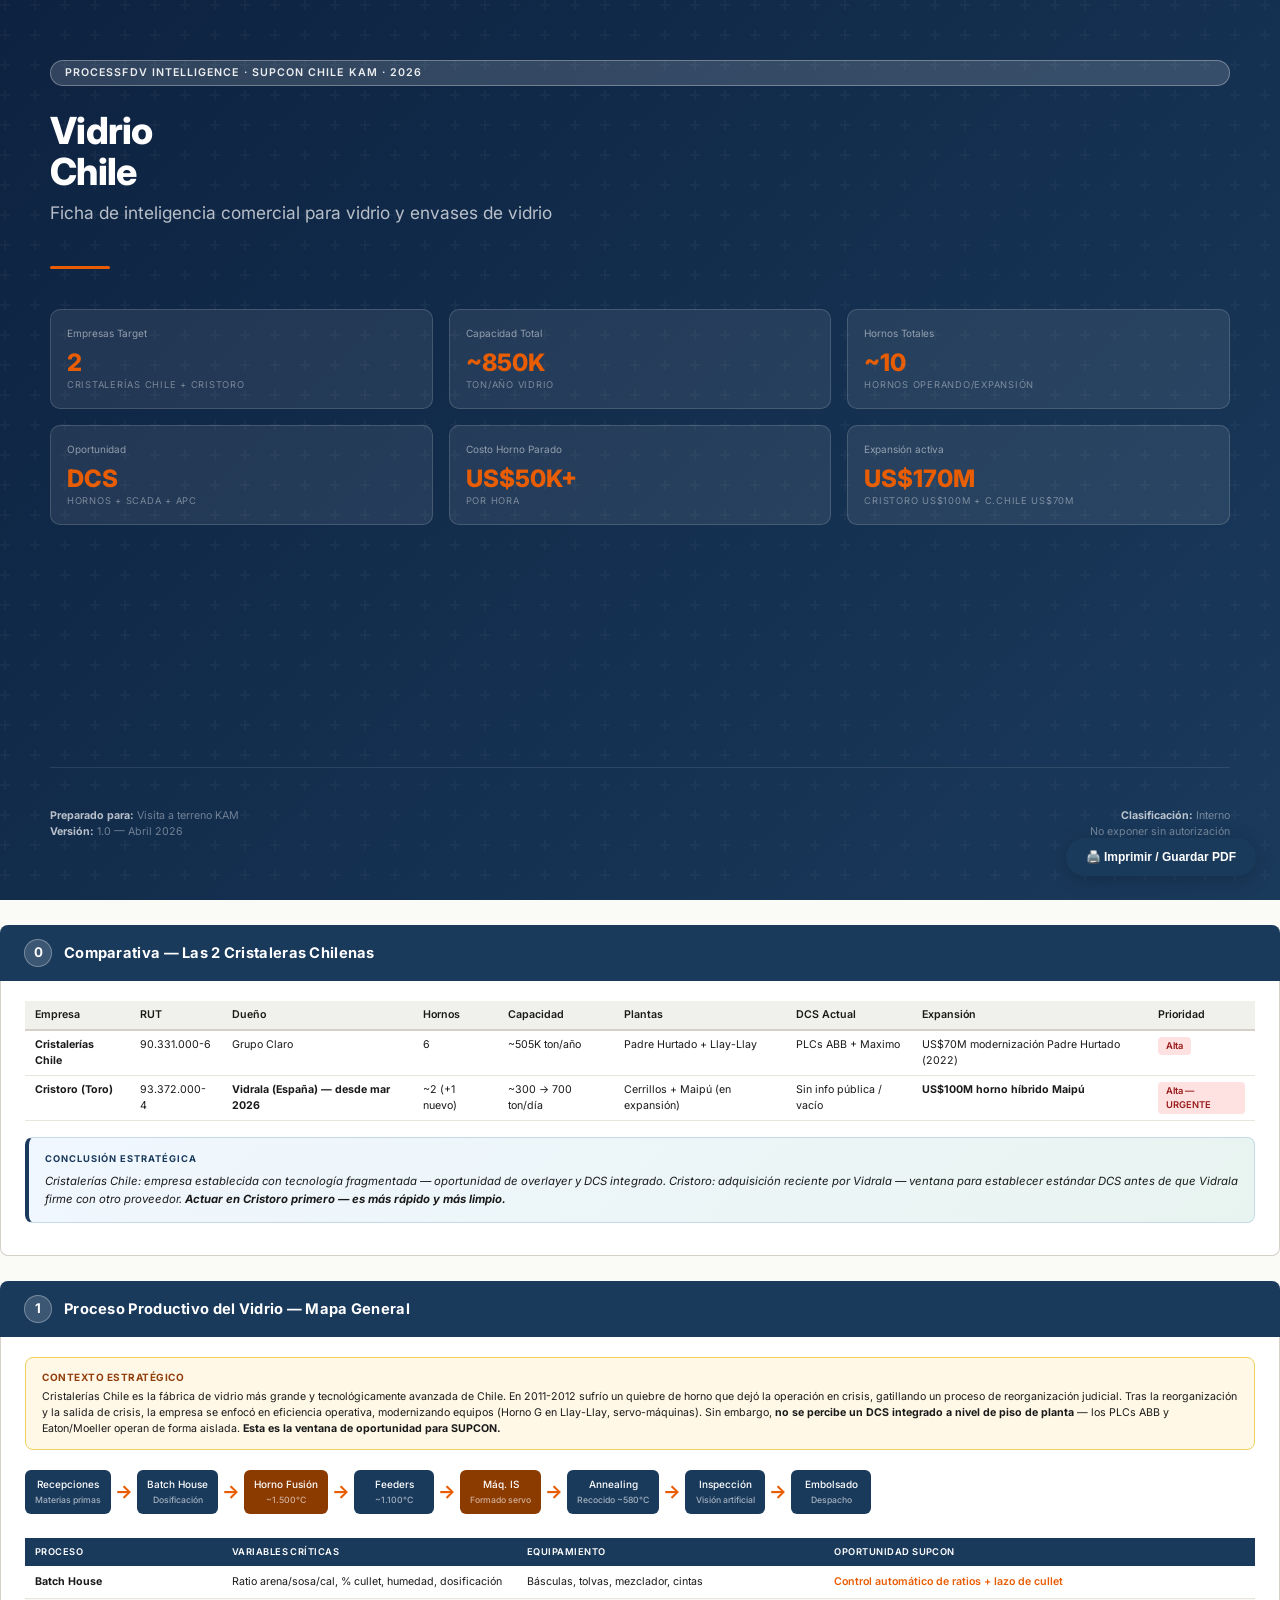
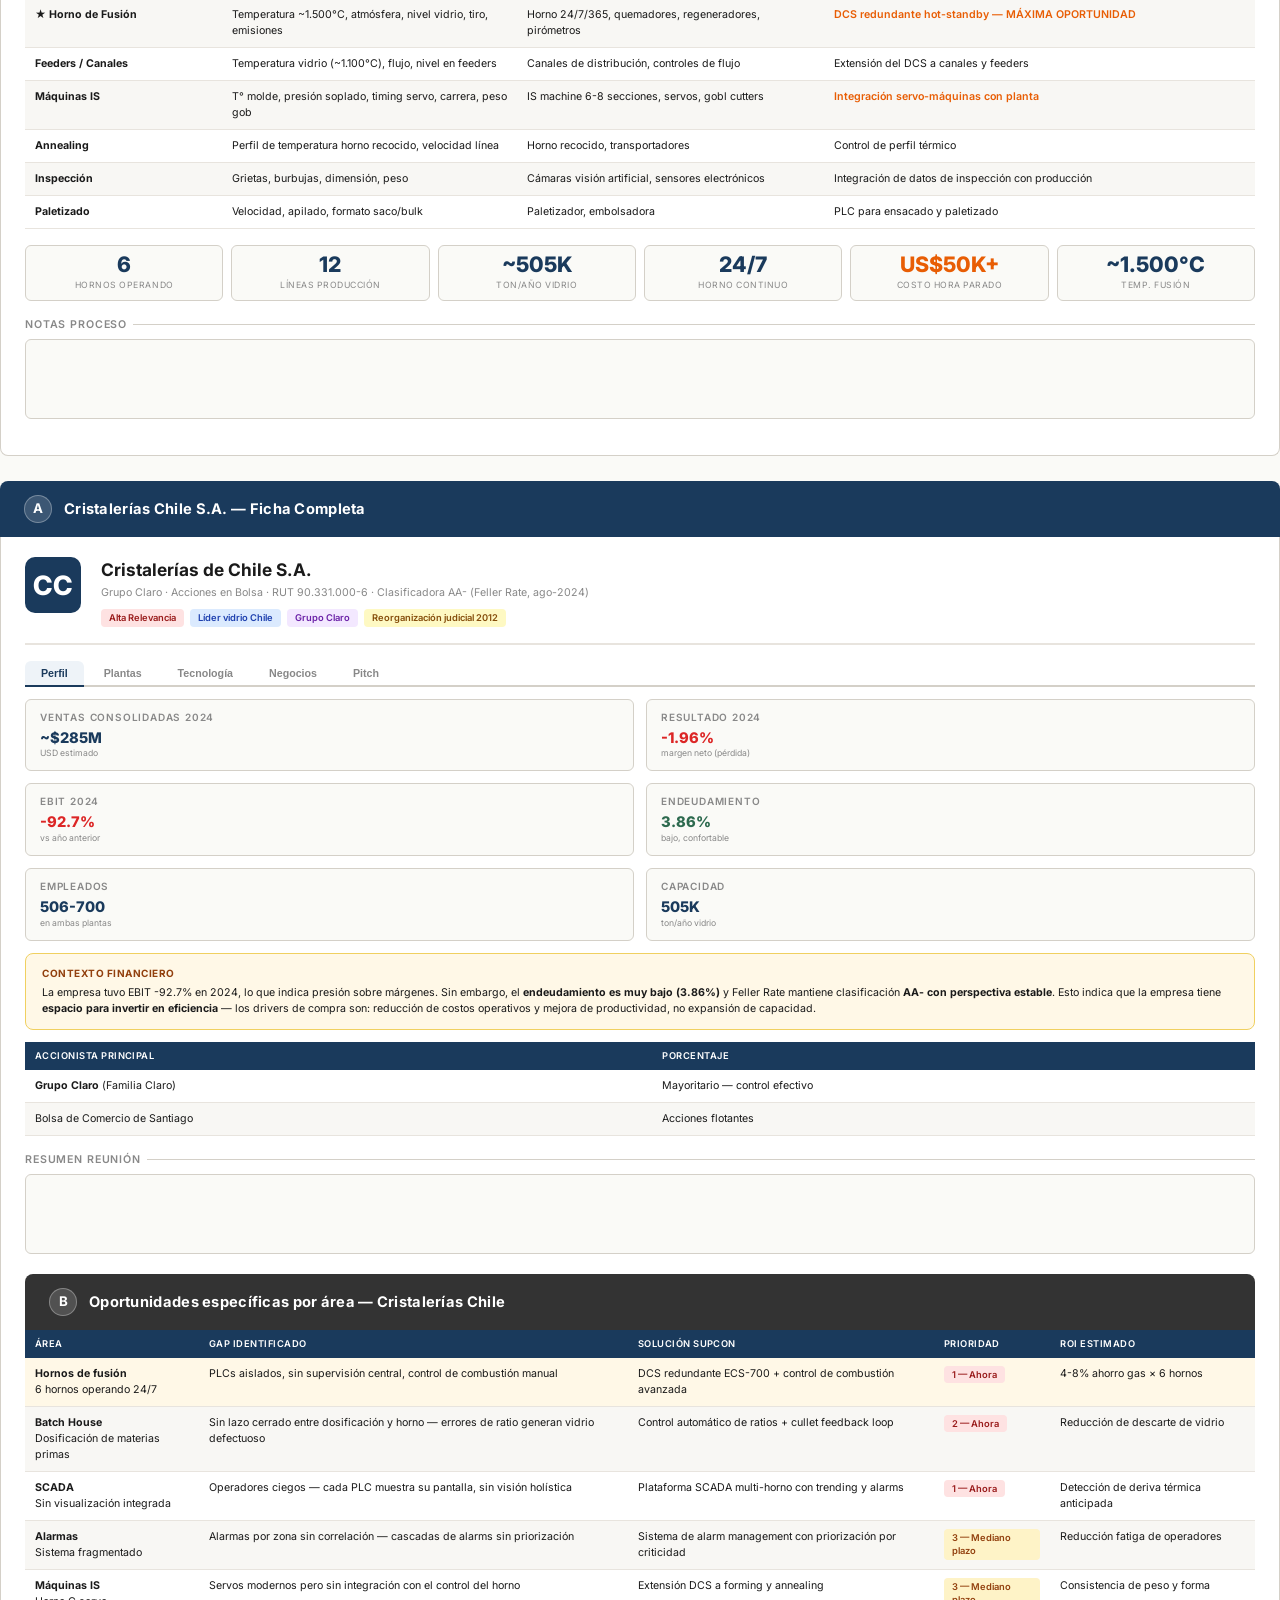
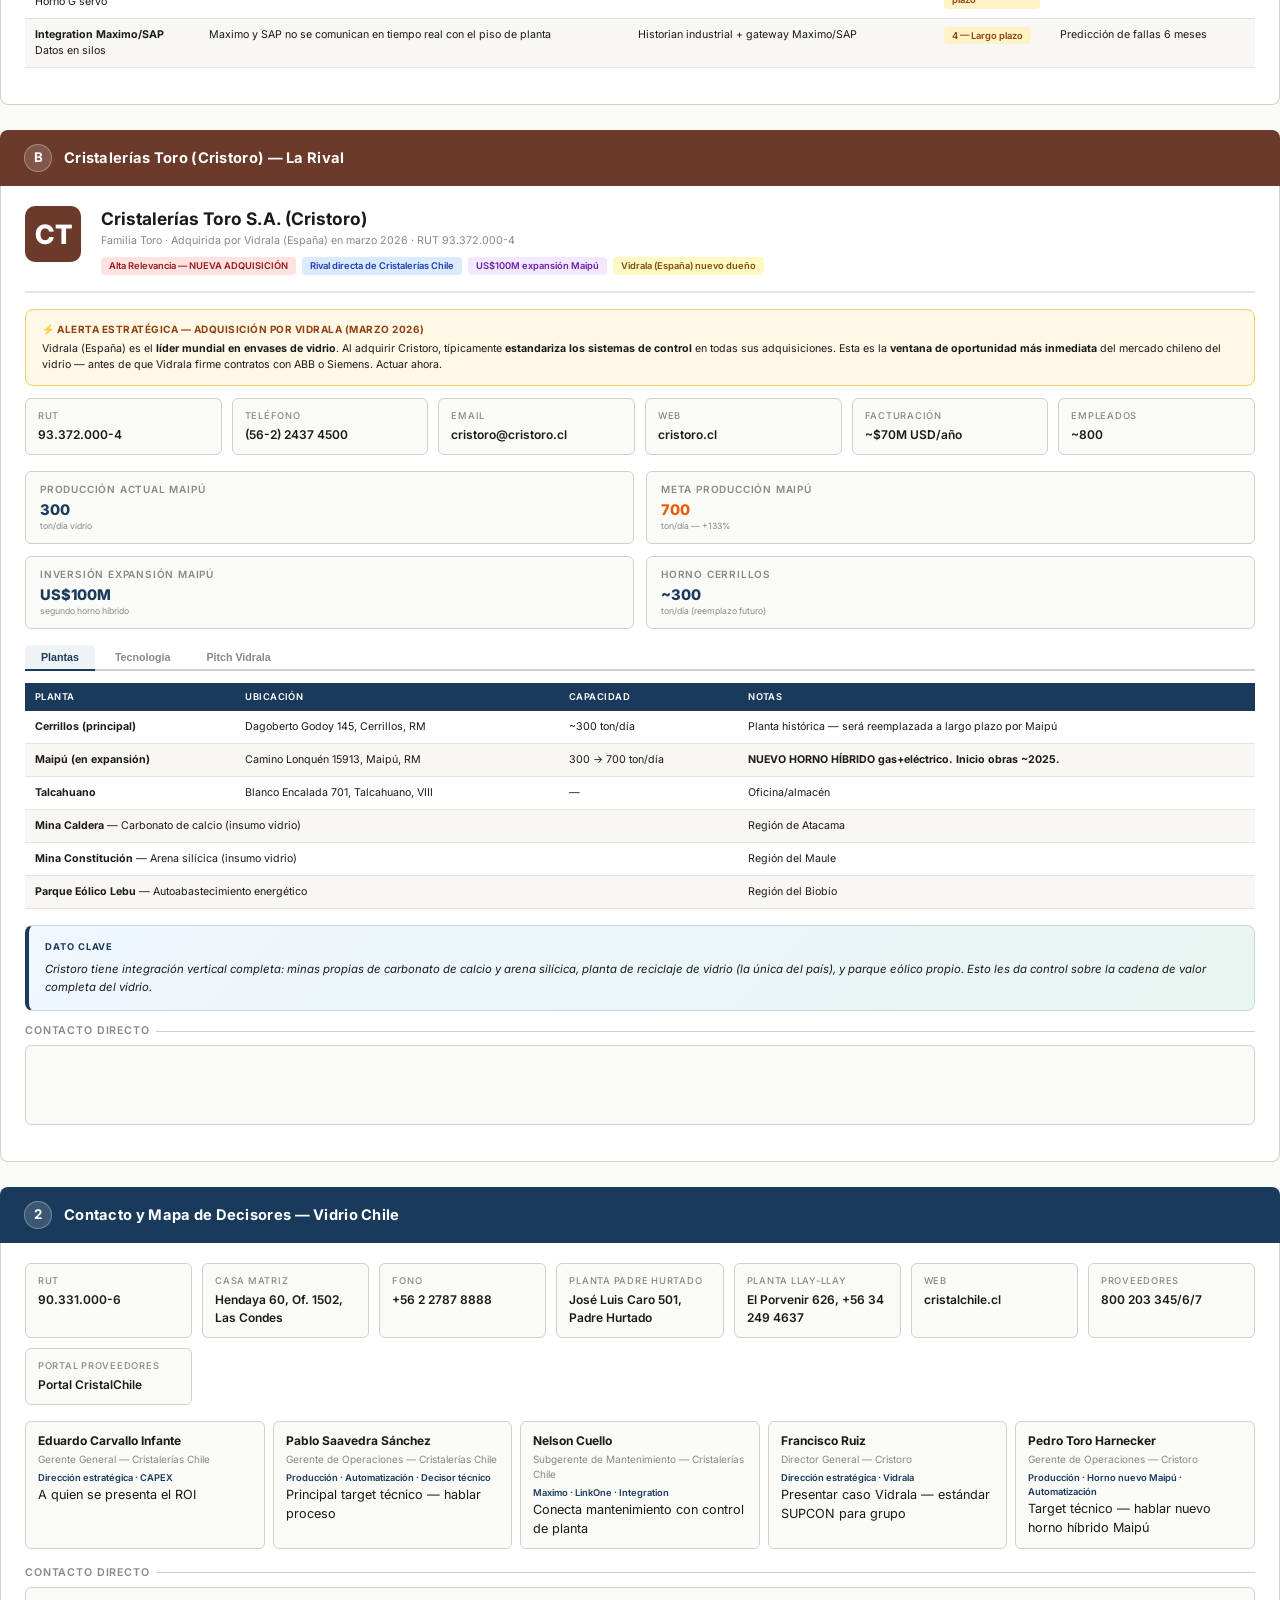
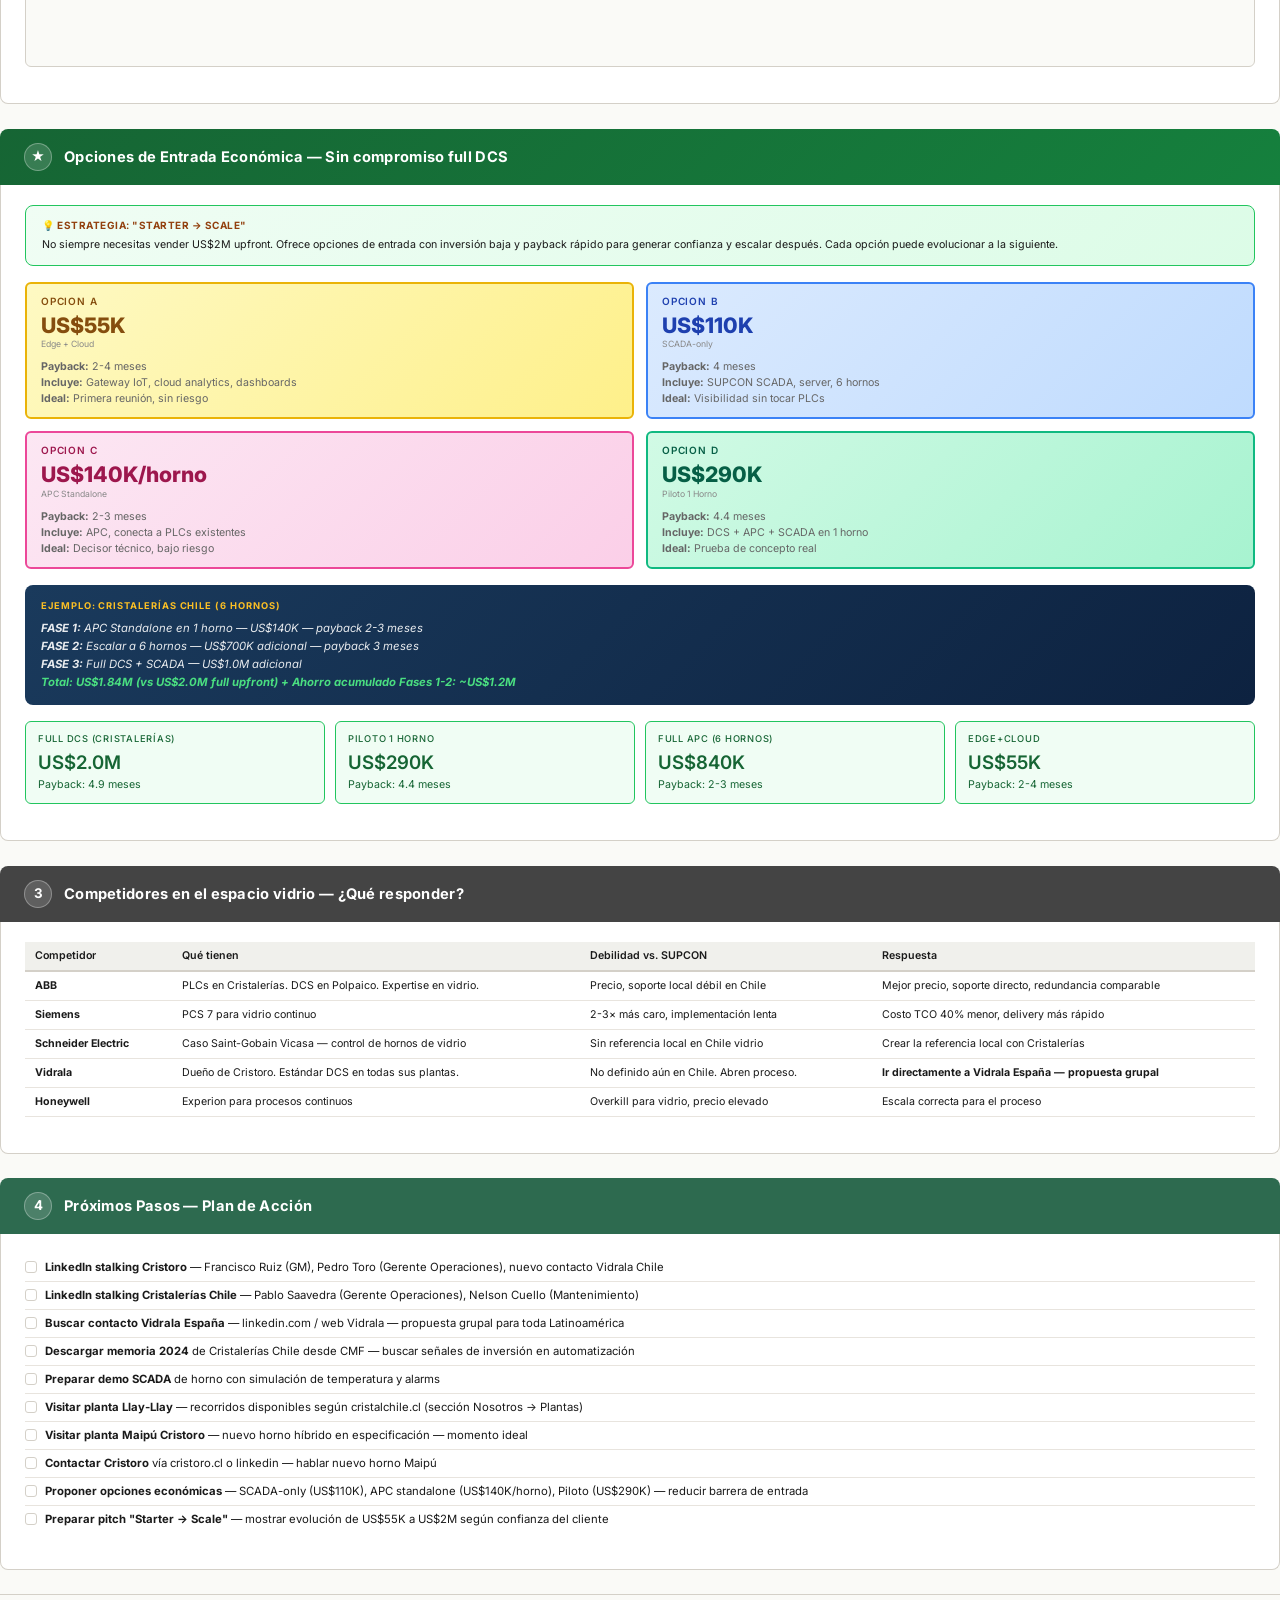
<file: data/processed/ficha_vidrio_chile.html>
<!DOCTYPE html>
<html lang="es">
<head>
<meta charset="UTF-8">
<title>Vidrio Chile — Ficha KAM SUPCON</title>
<style>
  @import url('https://fonts.googleapis.com/css2?family=Inter:wght@300;400;500;600;700;800&display=swap');
  *{box-sizing:border-box;margin:0;padding:0}
  :root{
    --primary:#1a3a5c;--accent:#e85d04;--green:#2d6a4f;
    --bg:#fafaf7;--paper:#fff;--border:#d4d0c8;
    --text:#1a1a1a;--text-light:#555;--text-muted:#888;
    --line:#e8e4de;--highlight:#fff3cd;
    --col-cristal:#1a3a5c;--col-cristoro:#6b3a2a;
  }
  @media print{
    @page{size:A4;margin:18mm 15mm 20mm 15mm}
    body{background:#fff}
    .cover{page-break-after:always}
    .page-break{page-break-before:always}
    .no-print{display:none!important}
    .note-area{border:1px solid var(--border)!important}
  }
  body{font-family:'Inter',-apple-system,BlinkMacSystemFont,sans-serif;background:var(--bg);color:var(--text);font-size:9.5pt;line-height:1.5}
  .cover{
    background:linear-gradient(135deg,#0d2240 0%,#1a3a5c 100%);
    color:#fff;min-height:100vh;
    display:flex;flex-direction:column;justify-content:center;
    padding:60px 50px;position:relative;
  }
  .cover::before{
    content:'';position:absolute;top:0;right:0;bottom:0;left:0;
    background:url("data:image/svg+xml,%3Csvg width='60' height='60' viewBox='0 0 60 60' xmlns='http://www.w3.org/2000/svg'%3E%3Cg fill='none' fill-rule='evenodd'%3E%3Cg fill='%23ffffff' fill-opacity='0.03'%3E%3Cpath d='M36 34v-4h-2v4h-4v2h4v4h2v-4h4v-2h-4zm0-30V0h-2v4h-4v2h4v4h2V6h4V4h-4zM6 34v-4H4v4H0v2h4v4h2v-4h4v-2H6zM6 4V0H4v4H0v2h4v4h2V6h4V4H6z'/%3E%3C/g%3E%3C/g%3E%3C/svg%3E");
    pointer-events:none;
  }
  .cover-badge{
    display:inline-block;background:rgba(255,255,255,.15);
    border:1px solid rgba(255,255,255,.3);color:rgba(255,255,255,.9);
    padding:4px 14px;border-radius:20px;font-size:8pt;font-weight:600;
    letter-spacing:.1em;text-transform:uppercase;margin-bottom:24px;
  }
  .cover h1{font-size:28pt;font-weight:800;line-height:1.1;margin-bottom:8px;letter-spacing:-.02em}
  .cover h2{font-size:13pt;font-weight:400;color:rgba(255,255,255,.7);margin-bottom:40px}
  .cover-divider{width:60px;height:3px;background:var(--accent);border-radius:2px;margin-bottom:40px}
  .cover-grid{display:grid;grid-template-columns:1fr 1fr 1fr;gap:16px;margin-bottom:40px}
  .cover-card{background:rgba(255,255,255,.08);border:1px solid rgba(255,255,255,.15);border-radius:10px;padding:16px}
  .cover-card-name{font-size:10pt;font-weight:700;color:#fff;margin-bottom:4px}
  .cover-card-sub{font-size:7.5pt;color:rgba(255,255,255,.5);margin-bottom:10px}
  .cover-card-val{font-size:18pt;font-weight:800;color:var(--accent);line-height:1}
  .cover-card-lbl{font-size:7pt;color:rgba(255,255,255,.4);text-transform:uppercase;letter-spacing:.08em;margin-top:3px}
  .cover-footer{
    display:flex;justify-content:space-between;align-items:flex-end;font-size:8pt;
    color:rgba(255,255,255,.4);margin-top:auto;padding-top:40px;border-top:1px solid rgba(255,255,255,.1);
  }
  .cover-footer strong{color:rgba(255,255,255,.7)}
  .section-header{
    background:var(--primary);color:#fff;padding:14px 24px;
    display:flex;align-items:center;gap:12px;border-radius:8px 8px 0 0;margin-top:24px;
  }
  .section-header h2{font-size:11pt;font-weight:700;letter-spacing:.02em}
  .section-header .num{
    background:rgba(255,255,255,.15);border:1px solid rgba(255,255,255,.3);
    color:#fff;width:28px;height:28px;border-radius:50%;
    display:flex;align-items:center;justify-content:center;font-size:10pt;font-weight:700;flex-shrink:0;
  }
  .content-card{
    background:var(--paper);border:1px solid var(--border);border-top:none;
    border-radius:0 0 8px 8px;padding:20px 24px;
  }
  .company-header{
    display:flex;gap:20px;align-items:flex-start;padding-bottom:16px;
    border-bottom:2px solid var(--line);margin-bottom:16px;
  }
  .company-logo{
    width:56px;height:56px;border-radius:10px;
    display:flex;align-items:center;justify-content:center;
    font-size:20pt;font-weight:800;color:#fff;flex-shrink:0;
  }
  .company-info{flex:1}
  .company-info h3{font-size:13pt;font-weight:700;margin-bottom:2px}
  .company-info .subtitle{font-size:8pt;color:var(--text-muted);margin-bottom:8px}
  .company-tags{display:flex;gap:6px;flex-wrap:wrap}
  .tag{display:inline-block;padding:2px 8px;border-radius:4px;font-size:7pt;font-weight:600}
  .data-grid{
    display:grid;grid-template-columns:repeat(auto-fit,minmax(160px,1fr));
    gap:10px;margin-bottom:16px;
  }
  .data-item{background:var(--bg);border:1px solid var(--border);border-radius:6px;padding:10px 12px}
  .data-label{font-size:7pt;text-transform:uppercase;letter-spacing:.08em;color:var(--text-muted);margin-bottom:3px;font-weight:500}
  .data-value{font-size:9pt;font-weight:600;color:var(--text)}
  .note-section{margin-bottom:16px}
  .note-title{
    font-size:8pt;text-transform:uppercase;letter-spacing:.08em;
    color:var(--text-muted);font-weight:600;margin-bottom:6px;
    display:flex;align-items:center;gap:6px;
  }
  .note-title::after{content:'';flex:1;height:1px;background:var(--border)}
  .note-area{
    background:var(--bg);border:1px solid var(--border);border-radius:6px;
    padding:10px 12px;font-size:8.5pt;color:var(--text-light);
    min-height:80px;line-height:1.6;margin-bottom:12px;
  }
  .process-table{width:100%;border-collapse:collapse;font-size:8pt;margin-bottom:16px}
  .process-table th{background:var(--primary);color:#fff;padding:7px 10px;text-align:left;font-weight:600;font-size:7pt;text-transform:uppercase;letter-spacing:.05em}
  .process-table td{padding:8px 10px;border-bottom:1px solid var(--line);vertical-align:top}
  .process-table tr:nth-child(even) td{background:#f8f7f4}
  .process-table .highlight{color:var(--accent);font-weight:600}
  .process-table .gap{background:#fff8e7}
  .flow-diagram{
    display:flex;align-items:center;gap:4px;overflow-x:auto;
    padding:8px 0;margin-bottom:16px;font-size:7.5pt;
  }
  .flow-step{background:var(--primary);color:#fff;padding:7px 10px;border-radius:6px;text-align:center;white-space:nowrap;min-width:80px;font-weight:500}
  .flow-step span{display:block;font-size:6.5pt;opacity:.6;margin-top:2px}
  .flow-step.accent{background:var(--accent)}
  .flow-arrow{color:var(--accent);font-weight:700;font-size:14pt}
  .tab-bar{
    display:flex;gap:4px;margin-bottom:12px;
    border-bottom:2px solid var(--border);padding-bottom:0;
  }
  .tab-btn{
    padding:6px 16px;border:none;background:transparent;
    color:var(--text-muted);font-size:8pt;font-weight:600;
    cursor:pointer;border-radius:6px 6px 0 0;transition:all .15s;
    border-bottom:2px solid transparent;margin-bottom:-2px;
  }
  .tab-btn.active{color:var(--primary);border-bottom-color:var(--primary);background:#eef3f8}
  .tab-content{display:none}
  .tab-content.active{display:block}
  .kpi-strip{display:flex;gap:8px;margin-bottom:16px;flex-wrap:wrap}
  .kpi-box{flex:1;min-width:80px;background:var(--bg);border:1px solid var(--border);border-radius:6px;padding:8px 12px;text-align:center}
  .kpi-num{font-size:16pt;font-weight:800;line-height:1;color:var(--primary)}
  .kpi-num.accent{color:var(--accent)}
  .kpi-lbl{font-size:6.5pt;text-transform:uppercase;letter-spacing:.06em;color:var(--text-muted);margin-top:3px}
  .pitch-card{
    background:linear-gradient(135deg,#f0f7ff 0%,#e8f4f0 100%);
    border:1px solid #c3d9e8;border-left:4px solid var(--primary);
    border-radius:8px;padding:14px 16px;margin-bottom:12px;
  }
  .pitch-label{font-size:7pt;text-transform:uppercase;letter-spacing:.1em;color:var(--primary);font-weight:700;margin-bottom:6px}
  .pitch-text{font-size:8.5pt;color:var(--text);line-height:1.6;font-style:italic}
  .comp-table{width:100%;border-collapse:collapse;font-size:8pt;margin-bottom:16px}
  .comp-table th{background:#f0f0ec;color:var(--text);padding:6px 10px;text-align:left;font-weight:600;border-bottom:2px solid var(--border)}
  .comp-table td{padding:6px 10px;border-bottom:1px solid var(--line);vertical-align:top}
  .comp-table tr:hover td{background:#f8f8f5}
  .dmaker-grid{display:grid;grid-template-columns:repeat(auto-fit,minmax(200px,1fr));gap:8px;margin-bottom:16px}
  .dmaker-card{background:var(--bg);border:1px solid var(--border);border-radius:6px;padding:10px 12px}
  .dmaker-name{font-size:9pt;font-weight:700;margin-bottom:2px}
  .dmaker-role{font-size:7.5pt;color:var(--text-muted);margin-bottom:4px}
  .dmaker-area{font-size:7pt;color:var(--primary);font-weight:600}
  .sep{border:none;border-top:1px solid var(--border);margin:20px 0}
  .priority-high{background:#fee2e2;color:#991b1b}
  .priority-med{background:#fef3c7;color:#92400e}
  .priority-low{background:#f0fdf4;color:#166534}
  .signal-list{list-style:none;margin-bottom:16px}
  .signal-list li{background:var(--bg);border:1px solid var(--border);border-radius:6px;padding:8px 12px;margin-bottom:6px;font-size:8.5pt;display:flex;gap:10px;align-items:flex-start}
  .signal-list .bullet{width:8px;height:8px;border-radius:50%;background:var(--accent);flex-shrink:0;margin-top:5px}
  .signal-list .signal-text{flex:1}
  .signal-list .signal-type{font-size:7pt;color:var(--text-muted);font-style:italic}
  .checklist{list-style:none;margin-bottom:16px}
  .checklist li{display:flex;align-items:flex-start;gap:8px;padding:5px 0;font-size:8.5pt;border-bottom:1px solid var(--line)}
  .checklist li:last-child{border-bottom:none}
  .checkbox{width:12px;height:12px;border:1.5px solid var(--border);border-radius:3px;flex-shrink:0;margin-top:2px}
  .print-btn{
    position:fixed;bottom:24px;right:24px;background:var(--primary);
    color:#fff;border:none;padding:12px 20px;border-radius:30px;
    font-size:9pt;font-weight:600;cursor:pointer;
    box-shadow:0 4px 20px rgba(0,0,0,.2);transition:all .2s;z-index:999;
  }
  .print-btn:hover{background:#0d2240;transform:translateY(-2px)}
  .page-num{text-align:center;font-size:7pt;color:var(--text-muted);margin-top:24px;padding-top:12px;border-top:1px solid var(--border)}
  .warn-card{background:#fff8e7;border:1px solid #f0d060;border-radius:8px;padding:12px 16px;margin-bottom:12px}
  .warn-title{font-size:7.5pt;font-weight:700;color:#92400e;text-transform:uppercase;letter-spacing:.05em;margin-bottom:4px}
  .warn-text{font-size:8pt;color:var(--text);line-height:1.5}
  .mini-grid{display:grid;grid-template-columns:1fr 1fr;gap:12px;margin-bottom:12px}
  .mini-card{background:var(--bg);border:1px solid var(--border);border-radius:6px;padding:10px 14px}
  .mini-title{font-size:7.5pt;text-transform:uppercase;letter-spacing:.08em;color:var(--text-muted);font-weight:600;margin-bottom:6px}
  .mini-val{font-size:11pt;font-weight:800;color:var(--primary);line-height:1}
  .mini-lbl{font-size:6.5pt;color:var(--text-muted);margin-top:2px}
</style>
</head>
<body>

<!-- COVER PAGE -->
<div class="cover">
  <div class="cover-badge">ProcessFDV Intelligence · SUPCON Chile KAM · 2026</div>
  <h1>Vidrio<br>Chile</h1>
  <h2>Ficha de inteligencia comercial para vidrio y envases de vidrio</h2>
  <div class="cover-divider"></div>
  <div class="cover-grid">
    <div class="cover-card">
      <div class="cover-card-sub">Empresas Target</div>
      <div class="cover-card-val">2</div>
      <div class="cover-card-lbl">Cristalerías Chile + Cristoro</div>
    </div>
    <div class="cover-card">
      <div class="cover-card-sub">Capacidad Total</div>
      <div class="cover-card-val">~850K</div>
      <div class="cover-card-lbl">ton/año vidrio</div>
    </div>
    <div class="cover-card">
      <div class="cover-card-sub">Hornos Totales</div>
      <div class="cover-card-val">~10</div>
      <div class="cover-card-lbl">hornos operando/expansión</div>
    </div>
    <div class="cover-card">
      <div class="cover-card-sub">Oportunidad</div>
      <div class="cover-card-val">DCS</div>
      <div class="cover-card-lbl">hornos + SCADA + APC</div>
    </div>
    <div class="cover-card">
      <div class="cover-card-sub">Costo Horno Parado</div>
      <div class="cover-card-val">US$50K+</div>
      <div class="cover-card-lbl">por hora</div>
    </div>
    <div class="cover-card">
      <div class="cover-card-sub">Expansión activa</div>
      <div class="cover-card-val">US$170M</div>
      <div class="cover-card-lbl">Cristoro US$100M + C.Chile US$70M</div>
    </div>
  </div>
  <div class="cover-footer">
    <div><strong>Preparado para:</strong> Visita a terreno KAM<br><strong>Versión:</strong> 1.0 — Abril 2026</div>
    <div style="text-align:right"><strong>Clasificación:</strong> Interno<br>No exponer sin autorización</div>
  </div>
</div>

<div style="page-break-after:always;height:1px;"></div>

<!-- COMPARATIVA -->
<div class="section-header">
  <div class="num">0</div>
  <h2>Comparativa — Las 2 Cristaleras Chilenas</h2>
</div>
<div class="content-card">
  <table class="comp-table">
    <thead>
      <tr><th>Empresa</th><th>RUT</th><th>Dueño</th><th>Hornos</th><th>Capacidad</th><th>Plantas</th><th>DCS Actual</th><th>Expansión</th><th>Prioridad</th></tr>
    </thead>
    <tbody>
      <tr>
        <td><strong>Cristalerías Chile</strong></td>
        <td>90.331.000-6</td>
        <td>Grupo Claro</td>
        <td>6</td>
        <td>~505K ton/año</td>
        <td>Padre Hurtado + Llay-Llay</td>
        <td>PLCs ABB + Maximo</td>
        <td>US$70M modernización Padre Hurtado (2022)</td>
        <td><span class="tag priority-high">Alta</span></td>
      </tr>
      <tr>
        <td><strong>Cristoro (Toro)</strong></td>
        <td>93.372.000-4</td>
        <td><strong>Vidrala (España) — desde mar 2026</strong></td>
        <td>~2 (+1 nuevo)</td>
        <td>~300 → 700 ton/día</td>
        <td>Cerrillos + Maipú (en expansión)</td>
        <td>Sin info pública / vacío</td>
        <td><strong>US$100M horno híbrido Maipú</strong></td>
        <td><span class="tag priority-high">Alta — URGENTE</span></td>
      </tr>
    </tbody>
  </table>
  <div class="pitch-card">
    <div class="pitch-label">Conclusión estratégica</div>
    <div class="pitch-text">Cristalerías Chile: empresa establecida con tecnología fragmentada — oportunidad de overlayer y DCS integrado. Cristoro: adquisición reciente por Vidrala — ventana para establecer estándar DCS antes de que Vidrala firme con otro proveedor. <strong>Actuar en Cristoro primero — es más rápido y más limpio.</strong></div>
  </div>
</div>

<div style="page-break-after:always;height:1px;"></div>

<!-- PROCESO DEL VIDRIO -->
<div class="section-header">
  <div class="num">1</div>
  <h2>Proceso Productivo del Vidrio — Mapa General</h2>
</div>
<div class="content-card">

  <div class="warn-card">
    <div class="warn-title">Contexto estratégico</div>
    <div class="warn-text">Cristalerías Chile es la fábrica de vidrio más grande y tecnológicamente avanzada de Chile. En 2011-2012 sufrío un quiebre de horno que dejó la operación en crisis, gatillando un proceso de reorganización judicial. Tras la reorganización y la salida de crisis, la empresa se enfocó en eficiencia operativa, modernizando equipos (Horno G en Llay-Llay, servo-máquinas). Sin embargo, <strong>no se percibe un DCS integrado a nivel de piso de planta</strong> — los PLCs ABB y Eaton/Moeller operan de forma aislada. <strong>Esta es la ventana de oportunidad para SUPCON.</strong></div>
  </div>

  <div class="flow-diagram">
    <div class="flow-step">Recepciones<div><span>Materias primas</span></div></div>
    <div class="flow-arrow">→</div>
    <div class="flow-step">Batch House<div><span>Dosificación</span></div></div>
    <div class="flow-arrow">→</div>
    <div class="flow-step" style="background:#8b3a00">Horno Fusión<div><span>~1.500°C</span></div></div>
    <div class="flow-arrow">→</div>
    <div class="flow-step">Feeders<div><span>~1.100°C</span></div></div>
    <div class="flow-arrow">→</div>
    <div class="flow-step" style="background:#8b3a00">Máq. IS<div><span>Formado servo</span></div></div>
    <div class="flow-arrow">→</div>
    <div class="flow-step">Annealing<div><span>Recocido ~580°C</span></div></div>
    <div class="flow-arrow">→</div>
    <div class="flow-step">Inspección<div><span>Visión artificial</span></div></div>
    <div class="flow-arrow">→</div>
    <div class="flow-step">Embolsado<div><span>Despacho</span></div></div>
  </div>

  <table class="process-table">
    <thead>
      <tr><th style="width:16%">Proceso</th><th style="width:24%">Variables Críticas</th><th style="width:25%">Equipamiento</th><th style="width:35%">Oportunidad SUPCON</th></tr>
    </thead>
    <tbody>
      <tr><td><strong>Batch House</strong></td><td>Ratio arena/sosa/cal, % cullet, humedad, dosificación</td><td>Básculas, tolvas, mezclador, cintas</td><td><span class="highlight">Control automático de ratios + lazo de cullet</span></td></tr>
      <tr class="gap"><td><strong>★ Horno de Fusión</strong></td><td>Temperatura ~1.500°C, atmósfera, nivel vidrio, tiro, emisiones</td><td>Horno 24/7/365, quemadores, regeneradores, pirómetros</td><td><span class="highlight">DCS redundante hot-standby — MÁXIMA OPORTUNIDAD</span></td></tr>
      <tr><td><strong>Feeders / Canales</strong></td><td>Temperatura vidrio (~1.100°C), flujo, nivel en feeders</td><td>Canales de distribución, controles de flujo</td><td>Extensión del DCS a canales y feeders</td></tr>
      <tr><td><strong>Máquinas IS</strong></div></td><td>T° molde, presión soplado, timing servo, carrera, peso gob</td><td>IS machine 6-8 secciones, servos, gobl cutters</td><td><span class="highlight">Integración servo-máquinas con planta</span></td></tr>
      <tr><td><strong>Annealing</strong></td><td>Perfil de temperatura horno recocido, velocidad línea</td><td>Horno recocido, transportadores</td><td>Control de perfil térmico</td></tr>
      <tr><td><strong>Inspección</strong></td><td>Grietas, burbujas, dimensión, peso</td><td>Cámaras visión artificial, sensores electrónicos</td><td>Integración de datos de inspección con producción</td></tr>
      <tr><td><strong>Paletizado</strong></td><td>Velocidad, apilado, formato saco/bulk</td><td>Paletizador, embolsadora</td><td>PLC para ensacado y paletizado</td></tr>
    </tbody>
  </table>

  <div class="kpi-strip">
    <div class="kpi-box"><div class="kpi-num">6</div><div class="kpi-lbl">hornos operando</div></div>
    <div class="kpi-box"><div class="kpi-num">12</div><div class="kpi-lbl">líneas producción</div></div>
    <div class="kpi-box"><div class="kpi-num">~505K</div><div class="kpi-lbl">ton/año vidrio</div></div>
    <div class="kpi-box"><div class="kpi-num">24/7</div><div class="kpi-lbl">horno continuo</div></div>
    <div class="kpi-box"><div class="kpi-num accent">US$50K+</div><div class="kpi-lbl">costo hora parado</div></div>
    <div class="kpi-box"><div class="kpi-num">~1.500°C</div><div class="kpi-lbl">temp. fusión</div></div>
  </div>

  <div class="note-section">
    <div class="note-title">Notas proceso</div>
    <div class="note-area" contenteditable="true"></div>
  </div>
</div>

<div style="page-break-after:always;height:1px;"></div>

<!-- CRISTALERÍAS CHILE -->
<div class="section-header" style="background:var(--col-cristal)">
  <div class="num">A</div>
  <h2>Cristalerías Chile S.A. — Ficha Completa</h2>
</div>
<div class="content-card">
  <div class="company-header">
    <div class="company-logo" style="background:var(--col-cristal)">CC</div>
    <div class="company-info">
      <h3>Cristalerías de Chile S.A.</h3>
      <div class="subtitle">Grupo Claro · Acciones en Bolsa · RUT 90.331.000-6 · Clasificadora AA- (Feller Rate, ago-2024)</div>
      <div class="company-tags">
        <span class="tag priority-high">Alta Relevancia</span>
        <span class="tag" style="background:#dbeafe;color:#1e40af">Líder vidrio Chile</span>
        <span class="tag" style="background:#f3e8ff;color:#6b21a8">Grupo Claro</span>
        <span class="tag" style="background:#fef9c3;color:#854d0b">Reorganización judicial 2012</span>
      </div>
    </div>
  </div>

  <div class="tab-bar">
    <button class="tab-btn active" onclick="showTab(this,'a1')">Perfil</button>
    <button class="tab-btn" onclick="showTab(this,'a2')">Plantas</button>
    <button class="tab-btn" onclick="showTab(this,'a3')">Tecnología</button>
    <button class="tab-btn" onclick="showTab(this,'a4')">Negocios</button>
    <button class="tab-btn" onclick="showTab(this,'a5')">Pitch</button>
  </div>

  <div id="a1" class="tab-content active">
    <div class="mini-grid">
      <div class="mini-card">
        <div class="mini-title">Ventas Consolidadas 2024</div>
        <div class="mini-val">~$285M</div>
        <div class="mini-lbl">USD estimado</div>
      </div>
      <div class="mini-card">
        <div class="mini-title">Resultado 2024</div>
        <div class="mini-val" style="color:#dc2626">-1.96%</div>
        <div class="mini-lbl">margen neto (pérdida)</div>
      </div>
      <div class="mini-card">
        <div class="mini-title">EBIT 2024</div>
        <div class="mini-val" style="color:#dc2626">-92.7%</div>
        <div class="mini-lbl">vs año anterior</div>
      </div>
      <div class="mini-card">
        <div class="mini-title">Endeudamiento</div>
        <div class="mini-val" style="color:var(--green)">3.86%</div>
        <div class="mini-lbl">bajo, confortable</div>
      </div>
      <div class="mini-card">
        <div class="mini-title">Empleados</div>
        <div class="mini-val">506-700</div>
        <div class="mini-lbl">en ambas plantas</div>
      </div>
      <div class="mini-card">
        <div class="mini-title">Capacidad</div>
        <div class="mini-val">505K</div>
        <div class="mini-lbl">ton/año vidrio</div>
      </div>
    </div>

    <div class="warn-card">
      <div class="warn-title">Contexto financiero</div>
      <div class="warn-text">La empresa tuvo EBIT -92.7% en 2024, lo que indica presión sobre márgenes. Sin embargo, el <strong>endeudamiento es muy bajo (3.86%)</strong> y Feller Rate mantiene clasificación <strong>AA- con perspectiva estable</strong>. Esto indica que la empresa tiene <strong>espacio para invertir en eficiencia</strong> — los drivers de compra son: reducción de costos operativos y mejora de productividad, no expansión de capacidad.</div>
    </div>

    <table class="process-table">
      <thead><tr><th>Accionista Principal</th><th>Porcentaje</th></tr></thead>
      <tbody>
        <tr><td><strong>Grupo Claro</strong> (Familia Claro)</td><td>Mayoritario — control efectivo</td></tr>
        <tr><td>Bolsa de Comercio de Santiago</td><td>Acciones flotantes</td></tr>
      </tbody>
    </table>

    <div class="note-section">
      <div class="note-title">Resumen reunión</div>
      <div class="note-area" contenteditable="true"></div>
    </div>
  </div>

  <div id="a2" class="tab-content">
    <table class="process-table">
      <thead><tr><th>Planta</th><th>Ubicación</th><th>Capacidad</th><th>Hornos</th><th>Líneas</th><th>Notas</th></tr></thead>
      <tbody>
        <tr>
          <td><strong>Padre Hurtado</strong></td>
          <td>José Luis Caro 501, Padre Hurtado, RM</td>
          <td>~415.000 ton/año</td>
          <td>4 (A, B, C, D)</td>
          <td>6</td>
          <td>Planta principal. Horno A dado de baja 2011. Horno D moderno.</td>
        </tr>
        <tr>
          <td><strong>Llay-Llay</strong></td>
          <td>El Porvenir 626, Llay-Llay, V Región</td>
          <td>~90.000 ton/año</td>
          <td>2 (G, ?)</td>
          <td>6</td>
          <td>Más moderna — Horno G full servo. Aislamiento sísmico. Expansión US$120M.</td>
        </tr>
        <tr>
          <td colspan="3"><strong>Total Consolidado</strong></td>
          <td>6 hornos</td>
          <td>12 líneas</td>
          <td>~505.000 ton/año</td>
        </tr>
      </tbody>
    </table>

    <div class="warn-card">
      <div class="warn-title">Proyecto Horno G — Llay-Llay</div>
      <div class="warn-text">El Horno G de Llay-Llay fue inaugurado como una de las fábricas de vidrio más modernas del mundo (US$120M+). Incluye Batch House propio y tecnología full servo-asistida. Este horno <strong>tiene especificaciones abiertas para control</strong> — es el punto de entrada ideal para SUPCON.</div>
    </div>

    <div class="note-section">
      <div class="note-title">Notas plantas</div>
      <div class="note-area" contenteditable="true"></div>
    </div>
  </div>

  <div id="a3" class="tab-content">
    <ul class="signal-list">
      <li><div class="bullet"></div><div class="signal-text"><strong>SAP</strong> — ERP corporativo<br><span class="signal-type">Gestión financiera y supply chain</span></div></li>
      <li><div class="bullet"></div><div class="signal-text"><strong>IBM Maximo</strong> — EAM / gestión de activos y mantenimiento<br><span class="signal-type">Extendida a Llay-Llay (80% cobertura)</span></div></li>
      <li><div class="bullet"></div><div class="signal-text"><strong>Mincom LinkOne</strong> — Sistema de gestión de activos (implementado 2007-2008)<br><span class="signal-type">Descentralizado por áreas — sin integración central</span></div></li>
      <li><div class="bullet"></div><div class="signal-text"><strong>PLCs ABB y Eaton/Moeller</strong> — Control distribuido por áreas<br><span class="signal-type">Cada área tiene su PLC — SIN DCS integrado central</span></div></li>
      <li><div class="bullet"></div><div class="signal-text"><strong>TPM</strong> — Total Performance Management (cultura de mejora continua)</div></li>
      <li><div class="bullet"></div><div class="signal-text"><strong>Sin SCADA central</strong> — Operadores sin visualización integrada del proceso completo<br><span class="signal-type">PRINCIPAL GAP — oportunidad clara para SUPCON</span></div></li>
      <li><div class="bullet"></div><div class="signal-text"><strong>Horno G servo-asistido</strong> — Tecnología moderna en Llay-Llay<br><span class="signal-type">Listo para integración con DCS</span></div></li>
      <li><div class="bullet"></div><div class="signal-text"><strong>Paneles eléctricos modernizados</strong> — Induelectro (protecciones ABB EMAX, contactores Eaton)<br><span class="signal-type">Tableros OK — lo que falta es el control de proceso</span></div></li>
      <li><div class="bullet"></div><div class="signal-text"><strong>Inspector de Control de Procesos</strong> — Posición abierta en planta<br><span class="signal-type">Están buscando gente de control — momento ideal para proponer solución</span></div></li>
    </ul>
  </div>

  <div id="a4" class="tab-content">
    <table class="process-table">
      <thead><tr><th>Filial / Negocio</th><th>Descripción</th><th>Relevancia</th></tr></thead>
      <tbody>
        <tr><td><strong>Viña Santa Rita</strong> (60.6% propiedad)</td><td>Bodegas, Vinos Santa Rita, Tres Machos. Principal inversión.</td><td><span class="tag priority-high">Alta</span></td></tr>
        <tr><td><strong>Ediciones Chiloé S.A.</strong> (99.9%)</td><td>Diario Financiero, Revista Capital, medios</td><td><span class="tag priority-low">Baja</span></td></tr>
        <tr><td><strong>Taguavento SpA</strong></td><td>Brazo inversor en energías renovables</td><td><span class="tag priority-med">Media</span></td></tr>
        <tr><td><strong>Eólico Las Peñas</strong> (Taguavento, 75%)</td><td>Parque eólico — energía para operaciones</td><td><span class="tag priority-med">Media</span></td></tr>
      </tbody>
    </table>

    <div class="warn-card">
      <div class="warn-title">Dato clave</div>
      <div class="warn-text">Viña Santa Rita consume <strong>gran parte de la producción de envases de vidrio</strong> de Cristalerías Chile. Esto significa que la empresa tiene un cliente cautivo de alto volumen — la estabilidad de producción del horno es crítica para el negocio del vino. Si el horno baja, Viña Santa Rita pierde envases.</div>
    </div>

    <div class="note-section">
      <div class="note-title">Notas negocios</div>
      <div class="note-area" contenteditable="true"></div>
    </div>
  </div>

  <div id="a5" class="tab-content">
    <div class="pitch-card">
      <div class="pitch-label">Pitch para Gerente de Operaciones — Pablo Saavedra</div>
      <div class="pitch-text">"Cristalerías tiene la mejor planta de vidrio de Chile, con servo-máquinas nuevas en Llay-Llay y un Horno G de clase mundial. Pero los 6 hornos que sostienen toda la producción operan con PLCs aislados que no se hablan entre sí. Cada hora de horno parado le cuesta a la empresa más de US$50.000. Con nuestra arquitectura redundante hot-standby y SCADA integrado, le damos visibilidad completa del proceso y control predictivo de combustión — sin reemplazar lo que ya tienen funcionando."</div>
    </div>
    <div class="pitch-card">
      <div class="pitch-label">Pitch para Subgerente de Mantenimiento — Nelson Cuello</div>
      <div class="pitch-text">"Maximo y LinkOne les dan información de activos, pero los datos de proceso del horno — temperatura, atmósfera, nivel vidrio — no llegan a mantenimiento. Si correlacionamos los datos del DCS con los eventos de Maximo, podemos predecir fallas de refractario con 6 meses de anticipación. Eso es lo que Maximo solo no puede hacer."</div>
    </div>
    <div class="pitch-card">
      <div class="pitch-label">Pitch para conversación con Grupo Claro</div>
      <div class="pitch-text">"El grupo tiene 3 plantas de vino, 2 plantas de vidrio y un parque eólico. SUPCON puede ser el estándar de automatización para todo el grupo — desde el control del horno de vidrio hasta la gestión energética del viñedo. Empezamos por el mayor dolor: los hornos de vidrio."</div>
    </div>
    <div class="note-section">
      <div class="note-title">Notas reunión</div>
      <div class="note-area" contenteditable="true"></div>
    </div>
  </div>

  <div class="section-header" style="background:#333;margin-top:20px">
    <div class="num">B</div>
    <h2>Oportunidades específicas por área — Cristalerías Chile</h2>
  </div>

  <table class="process-table">
    <thead><tr><th>Área</th><th>Gap identificado</th><th>Solución SUPCON</th><th>Prioridad</th><th>ROI estimado</th></tr></thead>
    <tbody>
      <tr class="gap">
        <td><strong>Hornos de fusión</strong><br>6 hornos operando 24/7</td>
        <td>PLCs aislados, sin supervisión central, control de combustión manual</td>
        <td>DCS redundante ECS-700 + control de combustión avanzada</td>
        <td><span class="tag priority-high">1 — Ahora</span></td>
        <td>4-8% ahorro gas × 6 hornos</td>
      </tr>
      <tr>
        <td><strong>Batch House</strong><br>Dosificación de materias primas</td>
        <td>Sin lazo cerrado entre dosificación y horno — errores de ratio generan vidrio defectuoso</td>
        <td>Control automático de ratios + cullet feedback loop</td>
        <td><span class="tag priority-high">2 — Ahora</span></td>
        <td>Reducción de descarte de vidrio</td>
      </tr>
      <tr>
        <td><strong>SCADA</strong><br>Sin visualización integrada</td>
        <td>Operadores ciegos — cada PLC muestra su pantalla, sin visión holística</td>
        <td>Plataforma SCADA multi-horno con trending y alarms</td>
        <td><span class="tag priority-high">1 — Ahora</span></td>
        <td>Detección de deriva térmica anticipada</td>
      </tr>
      <tr>
        <td><strong>Alarmas</strong><br>Sistema fragmentado</td>
        <td>Alarmas por zona sin correlación — cascadas de alarms sin priorización</td>
        <td>Sistema de alarm management con priorización por criticidad</td>
        <td><span class="tag priority-med">3 — Mediano plazo</span></td>
        <td>Reducción fatiga de operadores</td>
      </tr>
      <tr>
        <td><strong>Máquinas IS</strong><br>Horno G servo</td>
        <td>Servos modernos pero sin integración con el control del horno</td>
        <td>Extensión DCS a forming y annealing</td>
        <td><span class="tag priority-med">3 — Mediano plazo</span></td>
        <td>Consistencia de peso y forma</td>
      </tr>
      <tr>
        <td><strong>Integration Maximo/SAP</strong><br>Datos en silos</td>
        <td>Maximo y SAP no se comunican en tiempo real con el piso de planta</td>
        <td>Historian industrial + gateway Maximo/SAP</td>
        <td><span class="tag priority-med">4 — Largo plazo</span></td>
        <td>Predicción de fallas 6 meses</td>
      </tr>
    </tbody>
  </table>
</div>

<div style="page-break-after:always;height:1px;"></div>

<!-- =============================================== -->
<!-- CRISTORO -->
<!-- =============================================== -->
<div class="section-header" style="background:var(--col-cristoro)">
  <div class="num">B</div>
  <h2>Cristalerías Toro (Cristoro) — La Rival</h2>
</div>
<div class="content-card">
  <div class="company-header">
    <div class="company-logo" style="background:var(--col-cristoro)">CT</div>
    <div class="company-info">
      <h3>Cristalerías Toro S.A. (Cristoro)</h3>
      <div class="subtitle">Familia Toro · Adquirida por Vidrala (España) en marzo 2026 · RUT 93.372.000-4</div>
      <div class="company-tags">
        <span class="tag priority-high">Alta Relevancia — NUEVA ADQUISICIÓN</span>
        <span class="tag" style="background:#dbeafe;color:#1e40af">Rival directa de Cristalerías Chile</span>
        <span class="tag" style="background:#f3e8ff;color:#6b21a8">US$100M expansión Maipú</span>
        <span class="tag" style="background:#fef9c3;color:#854d0b">Vidrala (España) nuevo dueño</span>
      </div>
    </div>
  </div>

  <div class="warn-card">
    <div class="warn-title">⚡ Alerta estratégica — Adquisición por Vidrala (marzo 2026)</div>
    <div class="warn-text">Vidrala (España) es el <strong>líder mundial en envases de vidrio</strong>. Al adquirir Cristoro, típicamente <strong>estandariza los sistemas de control</strong> en todas sus adquisiciones. Esta es la <strong>ventana de oportunidad más inmediata</strong> del mercado chileno del vidrio — antes de que Vidrala firme contratos con ABB o Siemens. Actuar ahora.</div>
  </div>

  <div class="data-grid">
    <div class="data-item"><div class="data-label">RUT</div><div class="data-value">93.372.000-4</div></div>
    <div class="data-item"><div class="data-label">Teléfono</div><div class="data-value">(56-2) 2437 4500</div></div>
    <div class="data-item"><div class="data-label">Email</div><div class="data-value">cristoro@cristoro.cl</div></div>
    <div class="data-item"><div class="data-label">Web</div><div class="data-value">cristoro.cl</div></div>
    <div class="data-item"><div class="data-label">Facturación</div><div class="data-value">~$70M USD/año</div></div>
    <div class="data-item"><div class="data-label">Empleados</div><div class="data-value">~800</div></div>
  </div>

  <div class="mini-grid" style="margin-bottom:16px">
    <div class="mini-card"><div class="mini-title">Producción actual Maipú</div><div class="mini-val">300</div><div class="mini-lbl">ton/día vidrio</div></div>
    <div class="mini-card"><div class="mini-title">Meta producción Maipú</div><div class="mini-val" style="color:var(--accent)">700</div><div class="mini-lbl">ton/día — +133%</div></div>
    <div class="mini-card"><div class="mini-title">Inversión expansión Maipú</div><div class="mini-val">US$100M</div><div class="mini-lbl">segundo horno híbrido</div></div>
    <div class="mini-card"><div class="mini-title">Horno Cerrillos</div><div class="mini-val">~300</div><div class="mini-lbl">ton/día (reemplazo futuro)</div></div>
  </div>

  <div class="tab-bar">
    <button class="tab-btn active" onclick="showTab(this,'b1')">Plantas</button>
    <button class="tab-btn" onclick="showTab(this,'b2')">Tecnología</button>
    <button class="tab-btn" onclick="showTab(this,'b3')">Pitch Vidrala</button>
  </div>

  <div id="b1" class="tab-content active">
    <table class="process-table">
      <thead><tr><th>Planta</th><th>Ubicación</th><th>Capacidad</th><th>Notas</th></tr></thead>
      <tbody>
        <tr><td><strong>Cerrillos (principal)</strong></td><td>Dagoberto Godoy 145, Cerrillos, RM</td><td>~300 ton/día</td><td>Planta histórica — será reemplazada a largo plazo por Maipú</td></tr>
        <tr><td><strong>Maipú (en expansión)</strong></td><td>Camino Lonquén 15913, Maipú, RM</td><td>300 → 700 ton/día</td><td><strong>NUEVO HORNO HÍBRIDO gas+eléctrico. Inicio obras ~2025.</strong></td></tr>
        <tr><td><strong>Talcahuano</strong></td><td>Blanco Encalada 701, Talcahuano, VIII</td><td>—</td><td>Oficina/almacén</td></tr>
        <tr><td colspan="3"><strong>Mina Caldera</strong> — Carbonato de calcio (insumo vidrio)</td><td>Región de Atacama</td></tr>
        <tr><td colspan="3"><strong>Mina Constitución</strong> — Arena silícica (insumo vidrio)</td><td>Región del Maule</td></tr>
        <tr><td colspan="3"><strong>Parque Eólico Lebu</strong> — Autoabastecimiento energético</td><td>Región del Biobío</td></tr>
      </tbody>
    </table>
    <div class="pitch-card">
      <div class="pitch-label">Dato clave</div>
      <div class="pitch-text">Cristoro tiene integración vertical completa: minas propias de carbonato de calcio y arena silícica, planta de reciclaje de vidrio (la única del país), y parque eólico propio. Esto les da control sobre la cadena de valor completa del vidrio.</div>
    </div>
  </div>

  <div id="b2" class="tab-content">
    <ul class="signal-list">
      <li><div class="bullet"></div><div class="signal-text"><strong>ISO 9001:2015 / FSSC 22000</strong> — Certificaciones de calidad y seguridad alimentaria<br><span class="signal-type">Cliente exigentes (vinos, cosméticos, farmacéutico) — alta sensibilidad a calidad</span></div></li>
      <li><div class="bullet"></div><div class="signal-text"><strong>Sin información pública sobre DCS</strong> — No se detecta presencia de ABB, Siemens o Schneider<br><span class="signal-type">POSIBLE VACÍO de automatización — oportunidad directa</span></div></li>
      <li><div class="bullet"></div><div class="signal-text"><strong>Proyecto nuevo horno Maipú</strong> — Horno híbrido gas+eléctrico — especificación ABIERTA<br><span class="signal-type">Momento ideal para incluir DCS SUPCON en la specs del nuevo horno</span></div></li>
      <li><div class="bullet"></div><div class="signal-text"><strong>Vidrala como nuevo dueño</strong> — Grupo español con estándares de automatización definidos<br><span class="signal-type">Oportunidad: proponer a Vidrala que SUPCON sea el estándar para Chile</span></div></li>
      <li><div class="bullet"></div><div class="signal-text"><strong>Paneles eléctricos modernizados</strong> — ABB EMAX + Eaton/Moeller (referencia Induelectro)<br><span class="signal-type">Ya usan ABB en tableros — compatible con propuesta de overlayer</span></div></li>
      <li><div class="bullet"></div><div class="signal-text"><strong>Planta de reciclaje integrada</strong> — Único ciclo cerrado de vidrio en Chile<br><span class="signal-type">Proceso de molienda de cullet puede requerir control de dosificación</span></div></li>
    </ul>
  </div>

  <div id="b3" class="tab-content">
    <div class="pitch-card">
      <div class="pitch-label">Pitch para Vidrala — Nuevo dueño (España)</div>
      <div class="pitch-text">"Vidrala tiene una política de excelencia operativa. Cuando adquieren una empresa, estandarizan los sistemas de control en toda la plataforma. SUPCON puede ser el DCS que Vidrala use en todas sus operaciones de Latinoamérica — empezamos con Cristoro Chile: el nuevo horno híbrido de Maipú se especifica ahora, y el horno de Cerrillos queda para la segunda fase."</div>
    </div>
    <div class="pitch-card">
      <div class="pitch-label">Pitch para Pedro Toro — Gerente de Operaciones</div>
      <div class="pitch-text">"Cristoro va a más que duplicar su producción en Maipú con un horno nuevo. Ese horno necesita un DCS moderno desde el día uno — no se diseña un horno de US$50M sin control redundante. SUPCON entrega DCS hot-standby con SCADA abierto, listo para operar 24/7."</div>
    </div>
    <div class="pitch-card">
      <div class="pitch-label">Pitch para Francisco Ruiz — Director General</div>
      <div class="pitch-text">"Con la inversión de US$100M en Maipú y la llegada de Vidrala, Cristoro está entrando en una nueva etapa de profesionalización. Un DCS unificado para los dos hornos — y eventualmente para Cerrillos — les da la visibilidad que hoy no tienen y reduce el riesgo de paradas que cuestan US$50.000 la hora."</div>
    </div>
    <div class="note-section">
      <div class="note-title">Notas reunión</div>
      <div class="note-area" contenteditable="true"></div>
    </div>
  </div>

  <div class="note-section">
    <div class="note-title">Contacto directo</div>
    <div class="note-area" contenteditable="true"></div>
  </div>
</div>

<div style="page-break-after:always;height:1px;"></div>

<!-- =============================================== -->
<!-- CONTACTO Y DECISORES -->
<!-- =============================================== -->
<div class="section-header">
  <div class="num">2</div>
  <h2>Contacto y Mapa de Decisores — Vidrio Chile</h2>
</div>
<div class="content-card">
  <div class="data-grid">
    <div class="data-item"><div class="data-label">RUT</div><div class="data-value">90.331.000-6</div></div>
    <div class="data-item"><div class="data-label">Casa Matriz</div><div class="data-value">Hendaya 60, Of. 1502, Las Condes</div></div>
    <div class="data-item"><div class="data-label">Fono</div><div class="data-value">+56 2 2787 8888</div></div>
    <div class="data-item"><div class="data-label">Planta Padre Hurtado</div><div class="data-value">José Luis Caro 501, Padre Hurtado</div></div>
    <div class="data-item"><div class="data-label">Planta Llay-Llay</div><div class="data-value">El Porvenir 626, +56 34 249 4637</div></div>
    <div class="data-item"><div class="data-label">Web</div><div class="data-value">cristalchile.cl</div></div>
    <div class="data-item"><div class="data-label">Proveedores</div><div class="data-value">800 203 345/6/7</div></div>
    <div class="data-item"><div class="data-label">Portal proveedores</div><div class="data-value">Portal CristalChile</div></div>
  </div>

  <div class="dmaker-grid">
    <div class="dmaker-card">
      <div class="dmaker-name">Eduardo Carvallo Infante</div>
      <div class="dmaker-role">Gerente General — Cristalerías Chile</div>
      <div class="dmaker-area">Dirección estratégica · CAPEX</div>
      <div class="dmaker-note">A quien se presenta el ROI</div>
    </div>
    <div class="dmaker-card">
      <div class="dmaker-name">Pablo Saavedra Sánchez</div>
      <div class="dmaker-role">Gerente de Operaciones — Cristalerías Chile</div>
      <div class="dmaker-area">Producción · Automatización · Decisor técnico</div>
      <div class="dmaker-note">Principal target técnico — hablar proceso</div>
    </div>
    <div class="dmaker-card">
      <div class="dmaker-name">Nelson Cuello</div>
      <div class="dmaker-role">Subgerente de Mantenimiento — Cristalerías Chile</div>
      <div class="dmaker-area">Maximo · LinkOne · Integration</div>
      <div class="dmaker-note">Conecta mantenimiento con control de planta</div>
    </div>
    <div class="dmaker-card">
      <div class="dmaker-name">Francisco Ruiz</div>
      <div class="dmaker-role">Director General — Cristoro</div>
      <div class="dmaker-area">Dirección estratégica · Vidrala</div>
      <div class="dmaker-note">Presentar caso Vidrala — estándar SUPCON para grupo</div>
    </div>
    <div class="dmaker-card">
      <div class="dmaker-name">Pedro Toro Harnecker</div>
      <div class="dmaker-role">Gerente de Operaciones — Cristoro</div>
      <div class="dmaker-area">Producción · Horno nuevo Maipú · Automatización</div>
      <div class="dmaker-note">Target técnico — hablar nuevo horno híbrido Maipú</div>
    </div>
  </div>

  <div class="note-section">
    <div class="note-title">Contacto directo</div>
    <div class="note-area" contenteditable="true"></div>
  </div>
</div>

<div style="page-break-after:always;height:1px;"></div>

<!-- OPCIONES ECONÓMICAS -->
<div class="section-header" style="background:linear-gradient(135deg,#166534 0%,#15803d 100%)">
  <div class="num">★</div>
  <h2>Opciones de Entrada Económica — Sin compromiso full DCS</h2>
</div>
<div class="content-card">
  <div class="warn-card" style="background:linear-gradient(135deg,#f0fdf4 0%,#dcfce7 100%);border-color:#22c55e;">
    <div class="warn-title">💡 Estrategia: "Starter → Scale"</div>
    <div class="warn-text">No siempre necesitas vender US$2M upfront. Ofrece opciones de entrada con inversión baja y payback rápido para generar confianza y escalar después. Cada opción puede evolucionar a la siguiente.</div>
  </div>
  
  <div class="mini-grid" style="margin:16px 0">
    <div class="mini-card" style="background:linear-gradient(135deg,#fef9c3 0%,#fef08a 100%);border:2px solid #eab308;">
      <div class="mini-title" style="color:#854d0e">OPCION A</div>
      <div class="mini-val" style="font-size:16pt;color:#854d0e">US$55K</div>
      <div class="mini-lbl">Edge + Cloud</div>
      <div style="margin-top:8px;font-size:8pt;color:#666;">
        <strong>Payback:</strong> 2-4 meses<br>
        <strong>Incluye:</strong> Gateway IoT, cloud analytics, dashboards<br>
        <strong>Ideal:</strong> Primera reunión, sin riesgo
      </div>
    </div>
    <div class="mini-card" style="background:linear-gradient(135deg,#dbeafe 0%,#bfdbfe 100%);border:2px solid #3b82f6;">
      <div class="mini-title" style="color:#1e40af">OPCION B</div>
      <div class="mini-val" style="font-size:16pt;color:#1e40af">US$110K</div>
      <div class="mini-lbl">SCADA-only</div>
      <div style="margin-top:8px;font-size:8pt;color:#666;">
        <strong>Payback:</strong> 4 meses<br>
        <strong>Incluye:</strong> SUPCON SCADA, server, 6 hornos<br>
        <strong>Ideal:</strong> Visibilidad sin tocar PLCs
      </div>
    </div>
    <div class="mini-card" style="background:linear-gradient(135deg,#fce7f3 0%,#fbcfe8 100%);border:2px solid #ec4899;">
      <div class="mini-title" style="color:#9d174d">OPCION C</div>
      <div class="mini-val" style="font-size:16pt;color:#9d174d">US$140K/horno</div>
      <div class="mini-lbl">APC Standalone</div>
      <div style="margin-top:8px;font-size:8pt;color:#666;">
        <strong>Payback:</strong> 2-3 meses<br>
        <strong>Incluye:</strong> APC, conecta a PLCs existentes<br>
        <strong>Ideal:</strong> Decisor técnico, bajo riesgo
      </div>
    </div>
    <div class="mini-card" style="background:linear-gradient(135deg,#d1fae5 0%,#a7f3d0 100%);border:2px solid #10b981;">
      <div class="mini-title" style="color:#065f46">OPCION D</div>
      <div class="mini-val" style="font-size:16pt;color:#065f46">US$290K</div>
      <div class="mini-lbl">Piloto 1 Horno</div>
      <div style="margin-top:8px;font-size:8pt;color:#666;">
        <strong>Payback:</strong> 4.4 meses<br>
        <strong>Incluye:</strong> DCS + APC + SCADA en 1 horno<br>
        <strong>Ideal:</strong> Prueba de concepto real
      </div>
    </div>
  </div>
  
  <div class="pitch-card" style="background:linear-gradient(135deg,#1a3a5c 0%,#0d2240 100%);color:white;border:none;">
    <div class="pitch-label" style="color:#fbbf24;">Ejemplo: Cristalerías Chile (6 hornos)</div>
    <div class="pitch-text" style="color:rgba(255,255,255,0.9);">
      <strong>FASE 1:</strong> APC Standalone en 1 horno — US$140K — payback 2-3 meses<br>
      <strong>FASE 2:</strong> Escalar a 6 hornos — US$700K adicional — payback 3 meses<br>
      <strong>FASE 3:</strong> Full DCS + SCADA — US$1.0M adicional<br>
      <strong style="color:#4ade80;">Total: US$1.84M (vs US$2.0M full upfront) + Ahorro acumulado Fases 1-2: ~US$1.2M</strong>
    </div>
  </div>
  
  <div class="data-grid" style="margin-top:16px;">
    <div class="data-item" style="background:#f0fdf4;border-color:#22c55e;">
      <div class="data-label" style="color:#166534;">Full DCS (Cristalerías)</div>
      <div class="data-value" style="color:#166534;font-size:14pt;">US$2.0M</div>
      <div style="font-size:8pt;color:#166534;">Payback: 4.9 meses</div>
    </div>
    <div class="data-item" style="background:#f0fdf4;border-color:#22c55e;">
      <div class="data-label" style="color:#166534;">Piloto 1 horno</div>
      <div class="data-value" style="color:#166534;font-size:14pt;">US$290K</div>
      <div style="font-size:8pt;color:#166534;">Payback: 4.4 meses</div>
    </div>
    <div class="data-item" style="background:#f0fdf4;border-color:#22c55e;">
      <div class="data-label" style="color:#166534;">Full APC (6 hornos)</div>
      <div class="data-value" style="color:#166534;font-size:14pt;">US$840K</div>
      <div style="font-size:8pt;color:#166534;">Payback: 2-3 meses</div>
    </div>
    <div class="data-item" style="background:#f0fdf4;border-color:#22c55e;">
      <div class="data-label" style="color:#166534;">Edge+Cloud</div>
      <div class="data-value" style="color:#166534;font-size:14pt;">US$55K</div>
      <div style="font-size:8pt;color:#166534;">Payback: 2-4 meses</div>
    </div>
  </div>
</div>

<div style="page-break-after:always;height:1px;"></div>

<!-- COMPETIDORES + PRÓXIMOS PASOS -->
<div class="section-header" style="background:#444">
  <div class="num">3</div>
  <h2>Competidores en el espacio vidrio — ¿Qué responder?</h2>
</div>
<div class="content-card">
  <table class="comp-table">
    <thead><tr><th>Competidor</th><th>Qué tienen</th><th>Debilidad vs. SUPCON</th><th>Respuesta</th></tr></thead>
    <tbody>
      <tr><td><strong>ABB</strong></td><td>PLCs en Cristalerías. DCS en Polpaico. Expertise en vidrio.</td><td>Precio, soporte local débil en Chile</td><td>Mejor precio, soporte directo, redundancia comparable</td></tr>
      <tr><td><strong>Siemens</strong></td><td>PCS 7 para vidrio continuo</td><td>2-3× más caro, implementación lenta</td><td>Costo TCO 40% menor, delivery más rápido</td></tr>
      <tr><td><strong>Schneider Electric</strong></td><td>Caso Saint-Gobain Vicasa — control de hornos de vidrio</td><td>Sin referencia local en Chile vidrio</td><td>Crear la referencia local con Cristalerías</td></tr>
      <tr><td><strong>Vidrala</strong></td><td>Dueño de Cristoro. Estándar DCS en todas sus plantas.</td><td>No definido aún en Chile. Abren proceso.</td><td><strong>Ir directamente a Vidrala España — propuesta grupal</strong></td></tr>
      <tr><td><strong>Honeywell</strong></td><td>Experion para procesos continuos</td><td>Overkill para vidrio, precio elevado</td><td>Escala correcta para el proceso</td></tr>
    </tbody>
  </table>
</div>

<div class="section-header" style="background:var(--green)">
  <div class="num">4</div>
  <h2>Próximos Pasos — Plan de Acción</h2>
</div>
<div class="content-card">
  <ul class="checklist">
    <li><div class="checkbox"></div><span><strong>LinkedIn stalking Cristoro</strong> — Francisco Ruiz (GM), Pedro Toro (Gerente Operaciones), nuevo contacto Vidrala Chile</span></li>
    <li><div class="checkbox"></div><span><strong>LinkedIn stalking Cristalerías Chile</strong> — Pablo Saavedra (Gerente Operaciones), Nelson Cuello (Mantenimiento)</span></li>
    <li><div class="checkbox"></div><span><strong>Buscar contacto Vidrala España</strong> — linkedin.com / web Vidrala — propuesta grupal para toda Latinoamérica</span></li>
    <li><div class="checkbox"></div><span><strong>Descargar memoria 2024</strong> de Cristalerías Chile desde CMF — buscar señales de inversión en automatización</span></li>
    <li><div class="checkbox"></div><span><strong>Preparar demo SCADA</strong> de horno con simulación de temperatura y alarms</span></li>
    <li><div class="checkbox"></div><span><strong>Visitar planta Llay-Llay</strong> — recorridos disponibles según cristalchile.cl (sección Nosotros → Plantas)</span></li>
    <li><div class="checkbox"></div><span><strong>Visitar planta Maipú Cristoro</strong> — nuevo horno híbrido en especificación — momento ideal</span></li>
    <li><div class="checkbox"></div><span><strong>Contactar Cristoro</strong> vía cristoro.cl o linkedin — hablar nuevo horno Maipú</span></li>
    <li><div class="checkbox"></div><span><strong>Proponer opciones económicas</strong> — SCADA-only (US$110K), APC standalone (US$140K/horno), Piloto (US$290K) — reducir barrera de entrada</span></li>
    <li><div class="checkbox"></div><span><strong>Preparar pitch "Starter → Scale"</strong> — mostrar evolución de US$55K a US$2M según confianza del cliente</span></li>
  </ul>
</div>

<div class="page-num">ProcessFDV Intelligence · Vidrio Chile · SUPCON Chile KAM · 2026</div>

<button class="print-btn no-print" onclick="window.print()">🖨️ Imprimir / Guardar PDF</button>

<script>
function showTab(btn,id){
  btn.parentElement.querySelectorAll('.tab-btn').forEach(b=>b.classList.remove('active'));
  btn.classList.add('active');
  btn.closest('.content-card').querySelectorAll('.tab-content').forEach(c=>c.classList.remove('active'));
  document.getElementById(id).classList.add('active');
}
</script>
</body>
</html>
</file>
